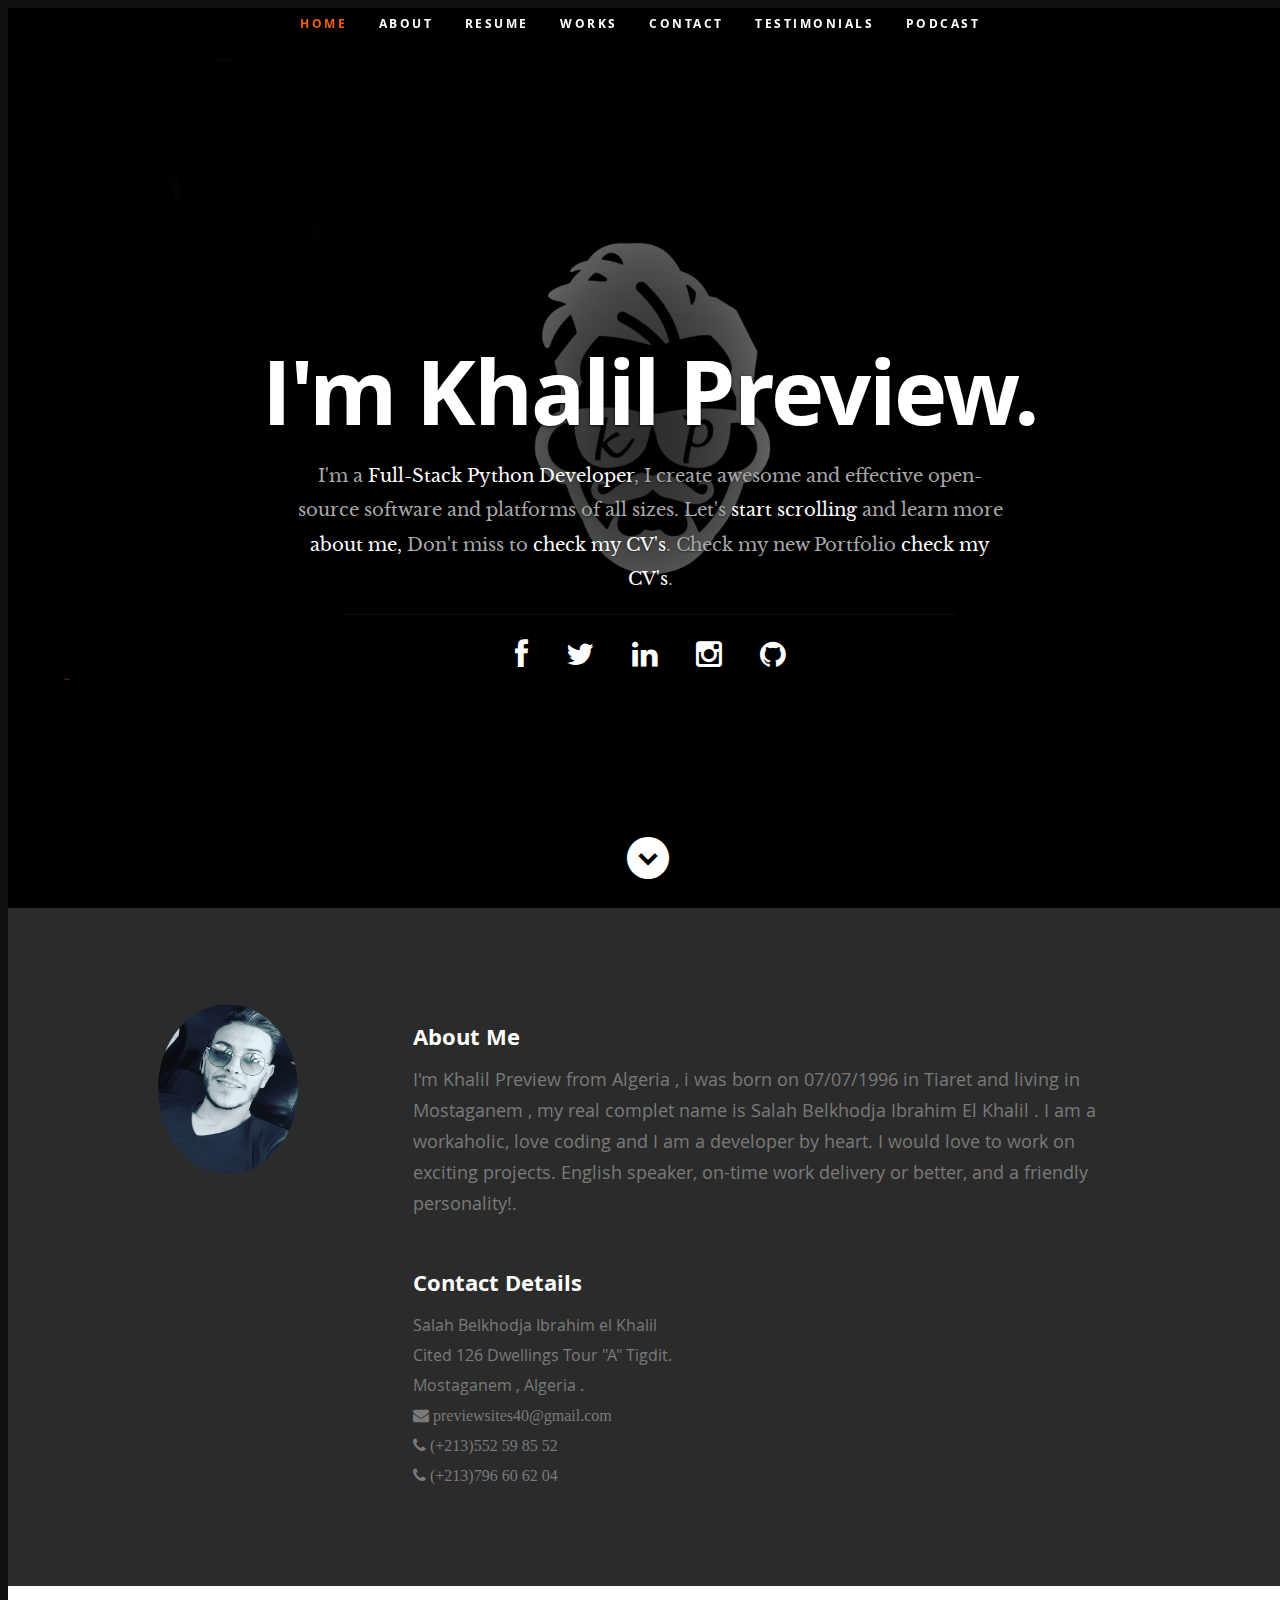
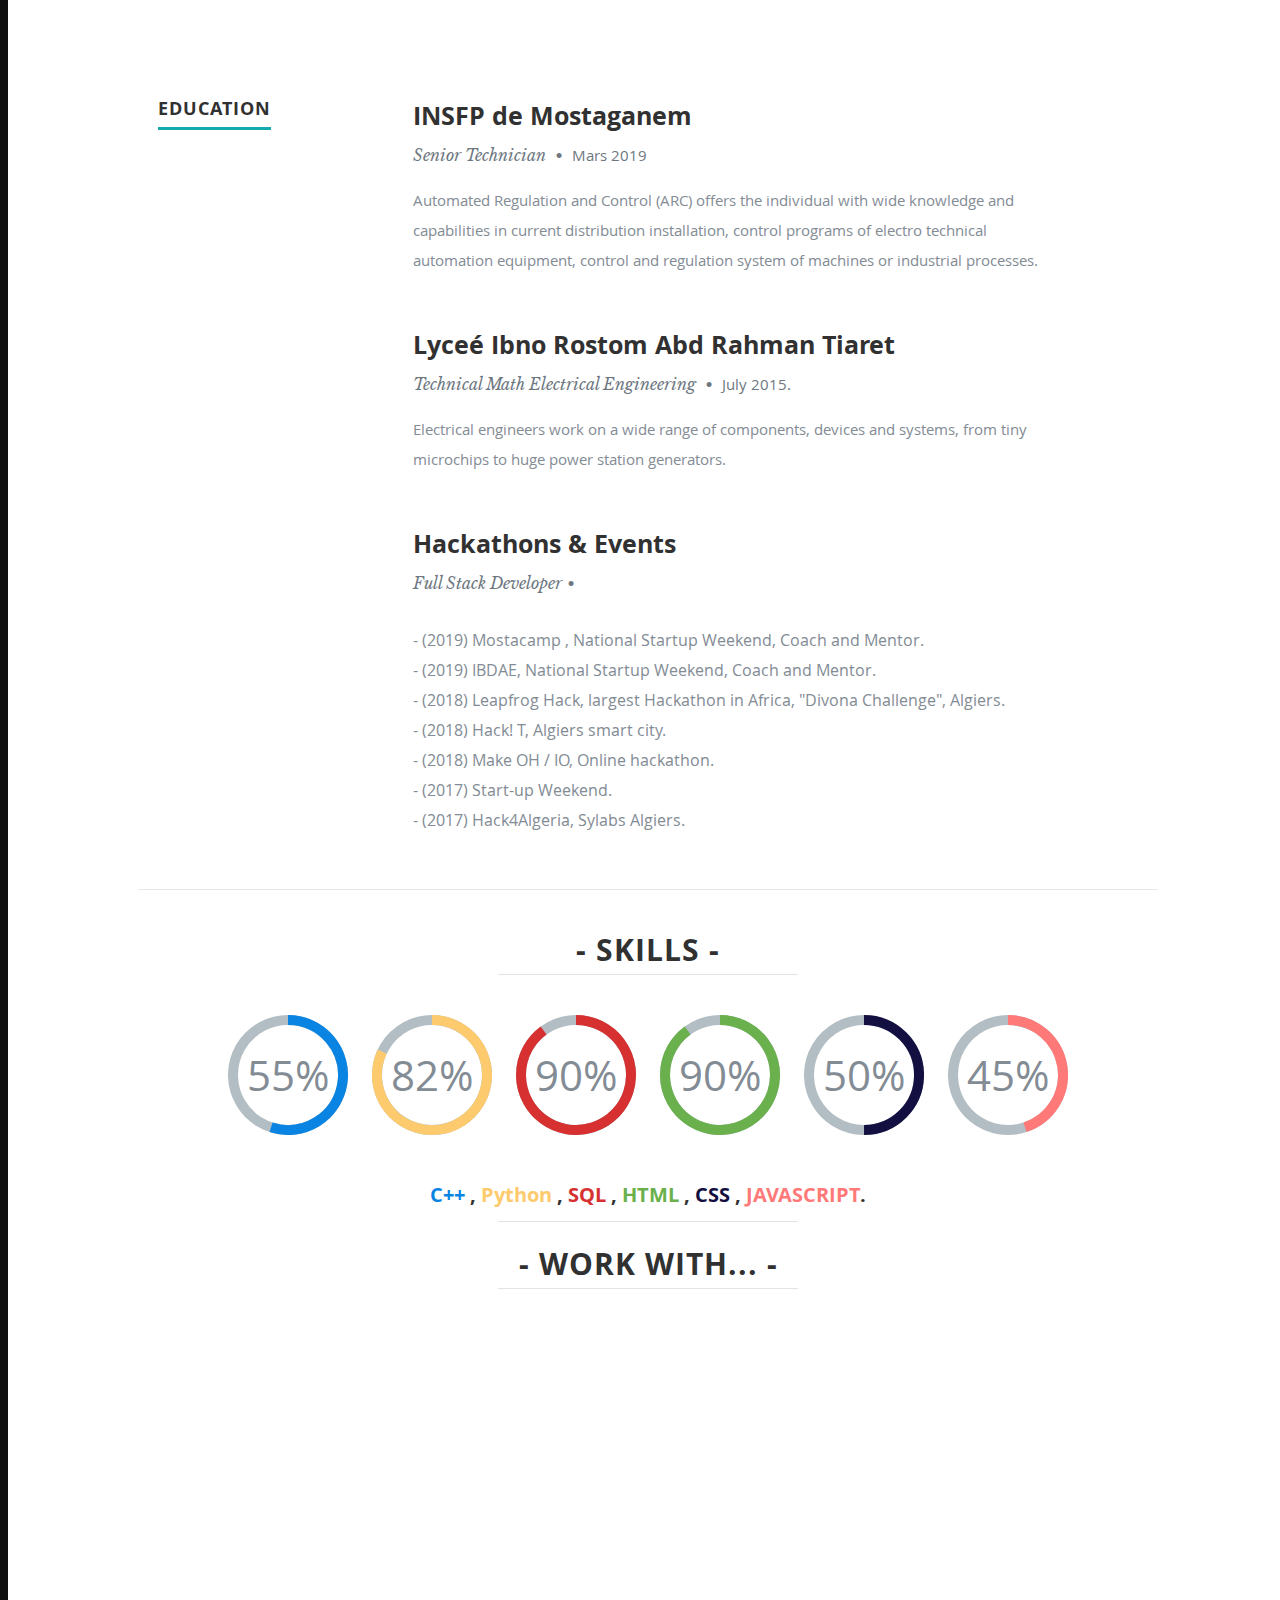
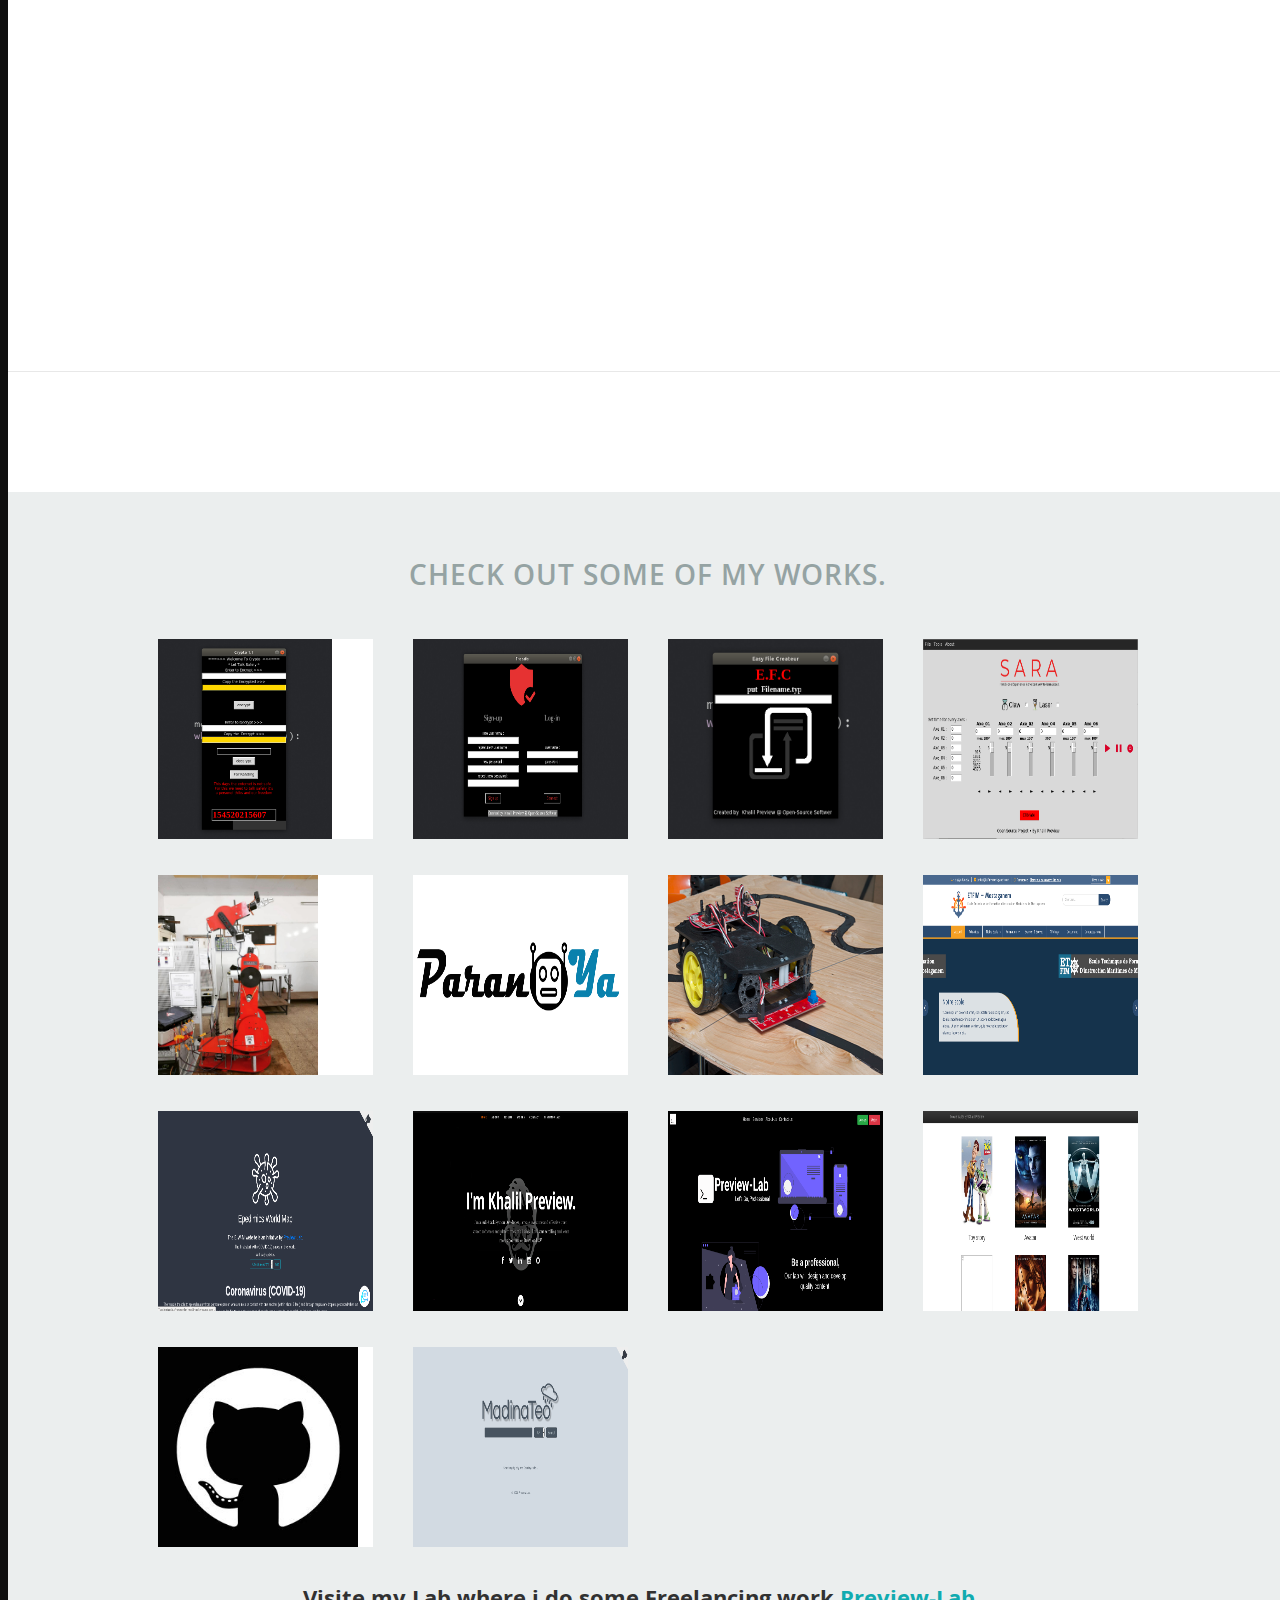
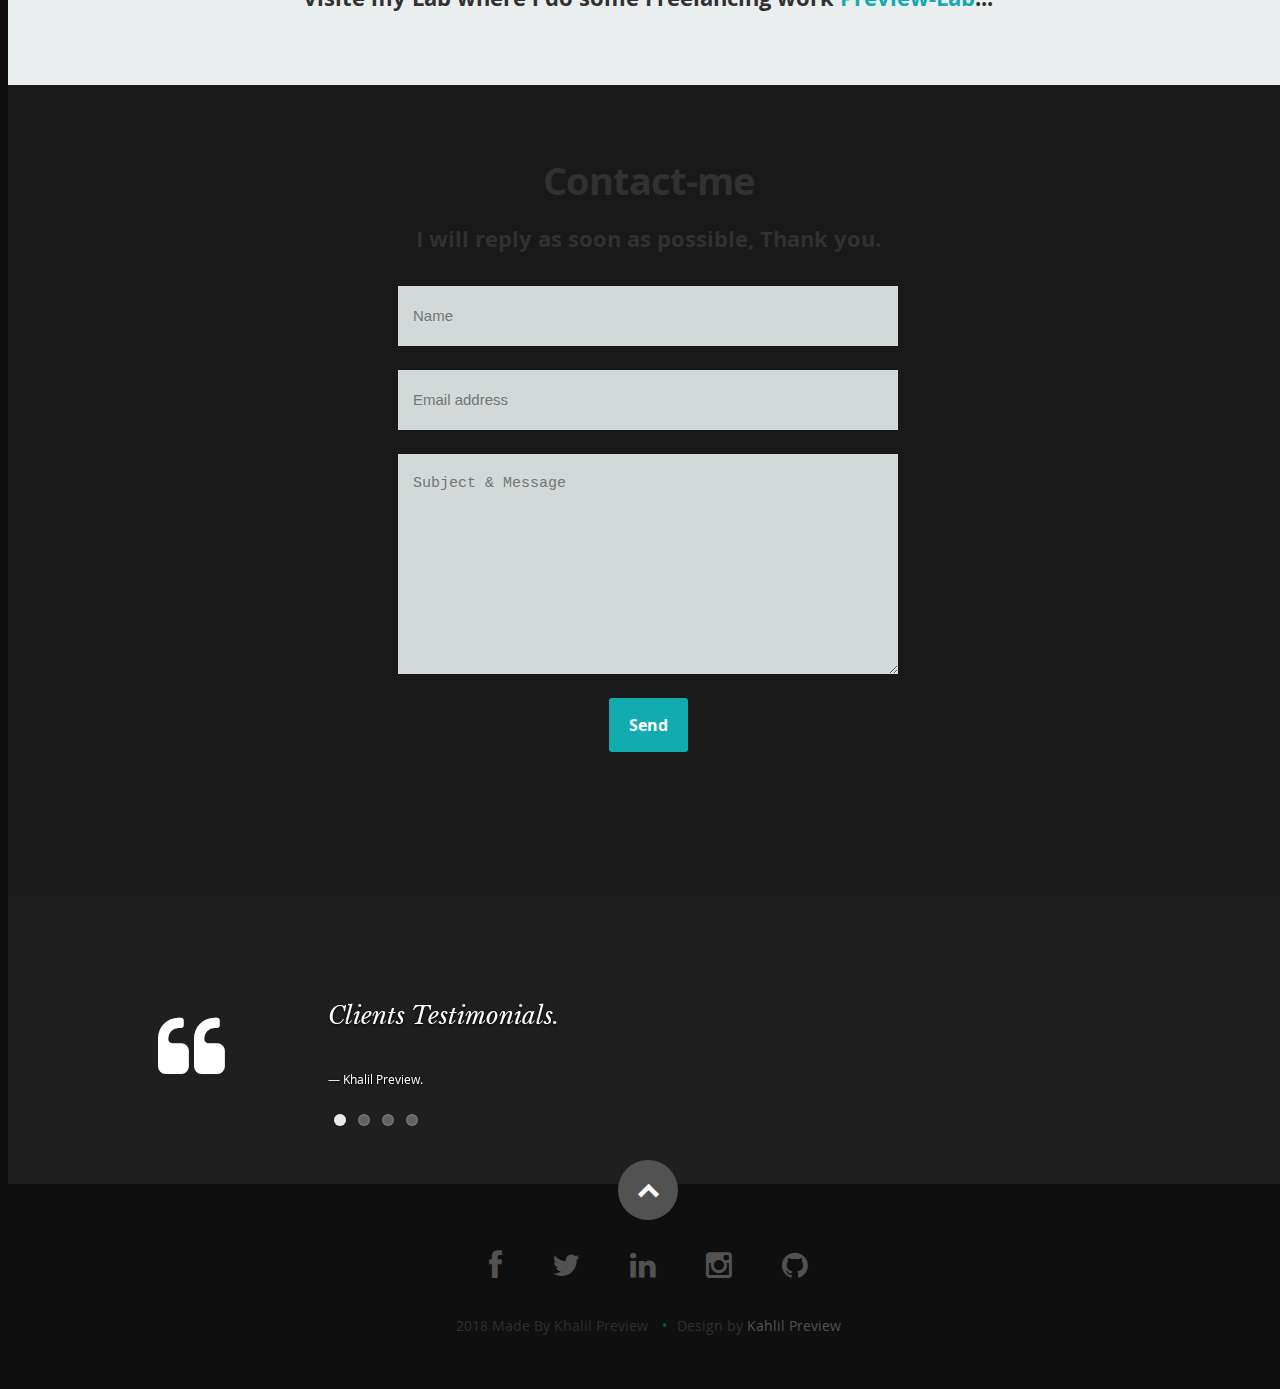
<file: index.html>
<!DOCTYPE html>
<html class="no-js" lang="en"> 

<head>

   <!--- Basic Page Needs
   ================================================== -->
   <meta charset="utf-8">
   <title>Khalil Preview</title>
	<meta name="description" content="">
	<meta name="author" content="Khalil Preview & Preview-Lab">

   <!-- Mobile Specific Metas
   ================================================== -->
	<meta name="viewport" content="width=device-width, initial-scale=1, maximum-scale=1">

	<!-- CSS
    ================================================== -->
    <link rel="stylesheet" href="css/default.css">
	 <link rel="stylesheet" href="css/layout.css">
    <link rel="stylesheet" href="css/media-queries.css">
    <link rel="stylesheet" href="css/magnific-popup.css">
    <!-- AOS Animation CSS -->
    <link href="aos/dist/aos.css" rel="stylesheet">

   <!-- Script
   ================================================== -->
	<script src="js/modernizr.js"></script>

   <!-- Favicons
	================================================== -->
	<link rel="shortcut icon" href="favicon.svg" >

</head>

<body>

   <!-- Header
   ================================================== -->
   <header id="home">

      <nav id="nav-wrap">

         <a class="mobile-btn" href="#nav-wrap" title="Show navigation">Show navigation</a>
	      <a class="mobile-btn" href="#" title="Hide navigation">Hide navigation</a>

         <ul id="nav" class="nav">
            <li class="current"><a class="smoothscroll" href="#home">Home</a></li>
            <li><a class="smoothscroll" href="#about">About</a></li>
	         <li><a class="smoothscroll" href="#resume">Resume</a></li>
            <li><a class="smoothscroll" href="#portfolio">Works</a></li>
            <li><a class="smoothscroll" href="#contact">Contact</a></li>
            <li><a class="smoothscroll" href="#testimonials">Testimonials</a></li> 
            <li><a href="https://anchor.fm/khalilpreview">Podcast</a></li> 
         </ul> <!-- end #nav -->

      </nav> <!-- end #nav-wrap -->

      <div class="row banner">
         <div class="banner-text">
            <h1 class="responsive-headline">I'm Khalil Preview.</h1>
            <h3>I'm a <span>Full-Stack Python Developer</span>, I create awesome and effective open-source software and platforms of all sizes.  
            Let's <a class="smoothscroll" href="#about">start scrolling</a>
            and learn more <a class="smoothscroll" href="#about">about me, </a> Don't miss to <a href="https://khalilpreview.github.io/kp-cv.html">check my CV's</a>.
            </a> Check my new Portfolio <a href="https://khalilpreview.space">check my CV's</a>.
            <br>
            
            </h3>
            
            <hr />
            <ul class="social">
               <li><a href="https://www.facebook.com/khalilpreview"><i class="fa fa-facebook"></i></a></li>
               <li><a href="https://twitter.com/khalil_preview"><i class="fa fa-twitter"></i></a></li>
               <li><a href="https://www.linkedin.com/in/ibrahim-el-khalil-72a24382/"><i class="fa fa-linkedin"></i></a></li>
               <li><a href="https://www.instagram.com/khalil_preview/"><i class="fa fa-instagram"></i></a></li>
               <li><a href="https://github.com/khalilpreview"><i class="fa fa-github"></i></a></li>
            </ul>
         </div>
      </div>

      <p class="scrolldown">
         <a class="smoothscroll" href="#about"><i class="icon-down-circle"></i></a>
      </p>


   </header> <!-- Header End -->


   <!-- About Section
   ================================================== -->
   <section id="about">

      <div class="row">

         <div class="three columns">

            <img class="profile-pic" src="images/profilepic.png" alt="Khalil Preview" />

         </div>

         <div class="nine columns main-col">

            <h2>About Me</h2>

            <p>
              <font size="4">
              I'm Khalil Preview from Algeria , i was born on 07/07/1996 in Tiaret and living in Mostaganem , my real complet name is Salah Belkhodja Ibrahim El Khalil .
              I am a workaholic, love coding and I am a developer by heart. I would love to work on exciting projects. English speaker, on-time work delivery or better, and a friendly personality!.
             </font>
            </p>

            <div class="row">

               <div class="columns contact-details">

                  <h2>Contact Details</h2>
                  <p class="address">
                    <font size="3">
						   <span>Salah Belkhodja Ibrahim el Khalil</span><br>
						   <span>Cited 126 Dwellings Tour "A" Tigdit.</span><br>
                     <span>Mostaganem , Algeria .</span><br>
                     <span><i class="fa fa-envelope"> previewsites40@gmail.com</i></span><br>
						   <span><i class="fa fa-phone"> (+213)552 59 85 52</i></span><br>
						   <span><i class="fa fa-phone"> (+213)796 60 62 04</i></span><br>
                    </font>
				      </p>

               </div>

            

            </div> <!-- end row -->

         </div> <!-- end .main-col -->

      </div>

   </section> <!-- About Section End-->


   <!-- Resume Section
   ================================================== -->
   <section id="resume">

      <!-- Education
      ----------------------------------------------- -->
      <div class="row education">

         <div class="three columns header-col">
            <h1><span>Education</span></h1>
         </div>

         <div class="nine columns main-col">

            <div class="row item">

               <div class="twelve columns">

                  <h3>INSFP de Mostaganem</h3>
                  <p class="info"> Senior Technician <span>&bull;</span> <em class="date">Mars 2019</em></p>

                  <p>
                   Automated Regulation and Control (ARC) offers the individual with wide knowledge and capabilities in current distribution installation,
                    control programs of electro technical automation equipment, control and regulation system of machines or industrial processes.
                  </p>

               </div>

            </div> 
            <!-- item end -->

            <div class="row item">

               <div class="twelve columns">

                  <h3>Lyceé Ibno Rostom Abd Rahman Tiaret</h3>
                  <p class="info"> Technical Math Electrical Engineering <span>&bull;</span> <em class="date">July 2015.</em></p>

                  <p>
                   Electrical engineers work on a wide range of components, devices and systems, from tiny microchips to huge power station generators.
                  </p>

               </div>

            </div> 
            <!-- item end -->


            <div class="row item">

               <div class="twelve columns">

                  <h3>Hackathons & Events</h3>
                  <p class="info">Full Stack Developer<span>&bull;</span> <em class="date"></em></p>
                  <p>
                    <font size="3">
                      <p>
                      	- (2019) Mostacamp , National Startup Weekend, Coach and Mentor.<br>
                        - (2019) IBDAE, National Startup Weekend, Coach and Mentor.<br>
                        - (2018) Leapfrog Hack, largest Hackathon in Africa, "Divona Challenge", Algiers.<br>
                        - (2018) Hack! T, Algiers smart city.<br>
                        - (2018) Make OH / IO, Online hackathon.<br>
                        - (2017) Start-up Weekend.<br>
                        - (2017) Hack4Algeria, Sylabs Algiers.<br>

                      </p>
         

                  </font>
                  </p>

               </div>

            </div> <!-- item end -->

         </div> <!-- main-col end -->

      </div> 
      <!-- End Education -->


      <!-- Skills
      ----------------------------------------------- -->
      <div class="skills" align="center">
         <h1>- Skills -</h1>

         <hr>

         <div class="circle" id="c++"></div>
         <div class="circle" id="python"></div>
         <div class="circle" id="sql"></div>
         <div class="circle" id="html"></div>
         <div class="circle" id="css"></div>
         <div class="circle" id="javascript"></div>

         <br>

         <div align="center">
           <h4> 
                  <span class="cplus">C++</span> , 
                  <span class="python">Python</span> ,
                  <span class="sql">SQL</span> ,
                  <span class="html">HTML</span> ,
                  <span class="css">CSS</span> ,
                  <span class="javascript">JAVASCRIPT</span>.

            </h4>
         </div>

         <hr>

         <h1>- Work with... -</h1>
         <hr>
         <br>

         <img src="images/skills/c++.png" alt="" width="100px" data-aos="zoom-in" />
         <img src="images/skills/python.png" alt="" width="100px" data-aos="zoom-in" />
         <img src="images/skills/hcj.png" alt="" width="200px" data-aos="zoom-in" />
         <img src="images/skills/bootstrap.png" alt="" width="100px" data-aos="zoom-in" />
         <img src="images/skills/json.png" alt="" width="200px" data-aos="zoom-in" />
         <img src="images/skills/flask.png" alt="flask" width="80px" data-aos="zoom-in" />
         <img src="images/skills/jinja.png" alt="jinja" width="200px" data-aos="zoom-in" />
         <img src="images/skills/sqlalchemy.png" alt="" width="200px" data-aos="zoom-in" />
         <img src="images/skills/mysql.png" alt="" width="200px" data-aos="zoom-in" /> 
         <img src="images/skills/mongodb.png" alt="" width="200px" data-aos="zoom-in" /> 
         <br>
         <img src="images/skills/heroku.png" alt="" width="100px" data-aos="zoom-in" /> 
         <img src="images/skills/googleapi.png" alt="" width="200px" data-aos="zoom-in" /> 
         <img src="images/skills/api.png" alt="" width="100px" data-aos="zoom-in" /> 
         <img src="images/skills/postman.png" alt="" width="100px" data-aos="zoom-in" /> 
         <br>
         <img src="images/skills/git.png" alt="" width="150px" data-aos="zoom-in" />
         <br>
         <img src="images/skills/linux.png" alt="linux" width="150px" data-aos="zoom-in" />
         <img src="images/skills/windows.png" alt="windows" width="100px" data-aos="zoom-in" />
      </div>  
      <!-- End Skills -->
      

   </section> <!-- Resume Section End-->


   <!-- Portfolio Section
   ================================================== -->
   <section id="portfolio">

      <div class="row">

         <div class="twelve columns collapsed">

            <h1>Check Out Some of My Works.</h1>
           
            <!-- portfolio-wrapper -->
            <div id="portfolio-wrapper" class="bgrid-quarters s-bgrid-thirds cf">

               <!-- portfolio-wrapper -->
          	   <div class="columns portfolio-item">
                  <div class="item-wrap">

                     <a href="#crypto" title="">
                        <img alt="" src="images/portfolio/crypto.png">
                        <div class="overlay">
                           <div class="portfolio-item-meta">
          					      <h5>Crypto</h5>
                              <p>Desktop-software.</p>
          				   </div>
                        </div>
                        <div class="link-icon"><i class="icon-plus"></i></div>
                     </a>

                  </div>
               </div> 
               <!-- item end -->

               <div class="columns portfolio-item">
                  <div class="item-wrap">

                     <a href="#thesafer" title="">
                        <img alt="" src="images/portfolio/thesafer.png">
                        <div class="overlay">
                           <div class="portfolio-item-meta">
          					      <h5>The Safer</h5>
                              <p>Desktop-software.</p>
          					   </div>
                        </div>
                        <div class="link-icon"><i class="icon-plus"></i></div>
                     </a>

                  </div>
               </div> 
               <!-- item end -->

               <!-- portfolio-wrapper -->
               <div class="columns portfolio-item">
                  <div class="item-wrap">

                     <a href="#efc" title="">
                        <img alt="" src="images/portfolio/efc.png">
                        <div class="overlay">
                           <div class="portfolio-item-meta">
          					      <h5>E-F-C</h5>
                              <p>Desktop-software.</p>
          					   </div>
                        </div>
                        <div class="link-icon"><i class="icon-plus"></i></div>
                     </a>

                  </div>
               </div> 
               <!-- item end -->

               <!-- portfolio-wrapper -->
               <div class="columns portfolio-item">
                  <div class="item-wrap">

                     <a href="#sarasoft" title="">
                        <img alt="" src="images/portfolio/sarasoft.png">
                        <div class="overlay">
                           <div class="portfolio-item-meta">
          					      <h5>S-A-R-A (soft)</h5>
                              <p>Desktop-software.</p>
          					   </div>
                        </div>
                        <div class="link-icon"><i class="icon-plus"></i></div>
                     </a>

                  </div>
               </div> 
               <!-- item end -->
               <!-- --------------------------------------Desktop-software.--------------------------------------- -->

               <!-- portfolio-wrapper -->
		         <div class="columns portfolio-item">
                  <div class="item-wrap">

                     <a href="#sara" title="">
                        <img alt="" src="images/portfolio/sara1.jpg">
                        <div class="overlay">
                           <div class="portfolio-item-meta">
          					      <h5>S-A-R-A</h5>
                              <p>Robotics.</p>
          					   </div>
                        </div>
                        <div class="link-icon"><i class="icon-plus"></i></div>
                     </a>

                  </div>
               </div> 
               <!-- item end -->
          
               <!-- portfolio-wrapper -->
		         <div class="columns portfolio-item">
                  <div class="item-wrap">

                     <a href="#paranoia" title="">
                        <img alt="" src="images/portfolio/paranoia.png">
                        <div class="overlay">
                           <div class="portfolio-item-meta">
          					      <h5>Paranoia</h5>
                              <p>Robotics.</p>
          					   </div>
                        </div>
                        <div class="link-icon"><i class="icon-plus"></i></div>
                     </a>

                  </div>
               </div> 
               <!-- item end -->
             
               <!-- portfolio-wrapper -->
          	   <div class="columns portfolio-item">
                  <div class="item-wrap">

                     <a href="#rccar" title="">
                        <img alt="" src="images/portfolio/rccar.jpeg">
                        <div class="overlay">
                           <div class="portfolio-item-meta">
          					      <h5>RC Car</h5>
                              <p>Robotics.</p>
          					   </div>
                        </div>
                        <div class="link-icon"><i class="icon-plus"></i></div>
                     </a>

                  </div>
               </div> 
               <!-- item end -->
               <!-- --------------------------------------Robotics.--------------------------------------- -->

               <!-- portfolio-wrapper -->
          	   <div class="columns portfolio-item">
                  <div class="item-wrap">

                     <a href="#etfimmostaganem" title="">
                        <img alt="" src="images/portfolio/etfimmostaganem.png">
                        <div class="overlay">
                           <div class="portfolio-item-meta">
          					      <h5>ETFIM Mostaganem</h5>
                              <p>Web Project.</p>
          					   </div>
                        </div>
                        <div class="link-icon"><i class="icon-plus"></i></div>
                     </a>

                  </div>
               </div> 
               <!-- item end -->

               <!-- portfolio-wrapper -->
          	   <div class="columns portfolio-item">
                  <div class="item-wrap">

                     <a href="#ewm" title="">
                        <img alt="" src="images/portfolio/ewm.png">
                        <div class="overlay">
                           <div class="portfolio-item-meta">
          					      <h5>E-W-M epidemics world Map</h5>
                              <p>Web Project.</p>
          					   </div>
                        </div>
                        <div class="link-icon"><i class="icon-plus"></i></div>
                     </a>

                  </div>
               </div> 
               <!-- item end -->

               <!-- portfolio-wrapper -->
          	   <div class="columns portfolio-item">
                  <div class="item-wrap">

                     <a href="#khalilpreviewportfolio" title="">
                        <img alt="" src="images/portfolio/khalilpreviewportfolio.png">
                        <div class="overlay">
                           <div class="portfolio-item-meta">
          					      <h5>Khalil Preview Portfolio</h5>
                              <p>Web Project.</p>
          					   </div>
                        </div>
                        <div class="link-icon"><i class="icon-plus"></i></div>
                     </a>

                  </div>
               </div> 
               <!-- item end -->

               <!-- portfolio-wrapper -->
          	   <div class="columns portfolio-item">
                  <div class="item-wrap">

                     <a href="#previewlab" title="">
                        <img alt="" src="images/portfolio/previewlab.png">
                        <div class="overlay">
                           <div class="portfolio-item-meta">
          					      <h5>Preview-Lab</h5>
                              <p>Web Project.</p>
          					   </div>
                        </div>
                        <div class="link-icon"><i class="icon-plus"></i></div>
                     </a>

                  </div>
               </div> 
               <!-- item end -->

               <!-- portfolio-wrapper -->
          	   <div class="columns portfolio-item">
                  <div class="item-wrap">

                     <a href="#movietrailler" title="">
                        <img alt="" src="images/portfolio/movietrailler.png">
                        <div class="overlay">
                           <div class="portfolio-item-meta">
          					      <h5>Movie Trailler website</h5>
                              <p>Web Project.</p>
          					   </div>
                        </div>
                        <div class="link-icon"><i class="icon-plus"></i></div>
                     </a>

                  </div>
               </div> 
               <!-- item end -->

               <!-- portfolio-wrapper -->
          	   <div class="columns portfolio-item">
                  <div class="item-wrap">

                     <a href="#flaskprojects" title="">
                        <img alt="" src="images/portfolio/github.jpeg">
                        <div class="overlay">
                           <div class="portfolio-item-meta">
          					      <h5>Flask web projects</h5>
                              <p>Web Project.</p>
          					   </div>
                        </div>
                        <div class="link-icon"><i class="icon-plus"></i></div>
                     </a>

                  </div>
               </div> 
               <!-- item end -->

               <!-- portfolio-wrapper -->
          	   <div class="columns portfolio-item">
                  <div class="item-wrap">

                     <a href="#madinateo" title="">
                        <img alt="" src="images/portfolio/madinateo.png">
                        <div class="overlay">
                           <div class="portfolio-item-meta">
          					      <h5>Madinateo</h5>
                              <p>Web Project.</p>
          					   </div>
                        </div>
                        <div class="link-icon"><i class="icon-plus"></i></div>
                     </a>

                  </div>
               </div> 
               <!-- item end -->
               <!-- --------------------------------------Web Project..--------------------------------------- -->
               
            </div> <!-- portfolio-wrapper end -->
            

         </div> <!-- twelve columns end -->
         <div align="center">
            <h3> Visite my Lab where i do some Freelancing work <a href="https://khalilpreview.github.io/previewlab">Preview-Lab</a>...</h3>
         </div>
         
         <!-- Modal Popup
	      --------------------------------------------------------------- -->

         <div id="crypto" class="popup-modal mfp-hide">

		      <img class="scale-with-grid" src="images/portfolio/crypto.png" alt="" />

		      <div class="description-box">
			      <h4>Crypto</h4>
			      <p>(messaging crypter) using (python lib - Tkinter, sha256)</p>
               <span class="categories"><i class="fa fa-tag"></i>Desktop-software.</span>
		      </div>

            <div class="link-box">
               <a href=""></a>
		         <a class="popup-modal-dismiss">Close</a>
            </div>

         </div><!-- crypto End -->
         
         <div id="thesafer" class="popup-modal mfp-hide">

		      <img class="scale-with-grid" src="images/portfolio/thesafer.png" alt="" />

		      <div class="description-box">
			      <h4>The Saferr</h4>
			      <p>(password manager) using (python lib - Tkinter, SQLite, sha56)</p>
               <span class="categories"><i class="fa fa-tag"></i>Desktop-software.</span>
		      </div>

            <div class="link-box">
               <a href=""></a>
		         <a class="popup-modal-dismiss">Close</a>
            </div>

         </div><!-- thesafer-02 End -->
         
         <div id="efc" class="popup-modal mfp-hide">

		      <img class="scale-with-grid" src="images/portfolio/efc.png" alt="" />

		      <div class="description-box">
			      <h4>E-F-C</h4>
			      <p>(easy file creator) using (python lib - Tkinter, OS, Pillow )</p>
               <span class="categories"><i class="fa fa-tag"></i>Desktop-software.</span>
		      </div>

            <div class="link-box">
               <a href=""></a>
		         <a class="popup-modal-dismiss">Close</a>
            </div>

         </div><!-- efc End -->
         
         <div id="sarasoft" class="popup-modal mfp-hide">

		      <img class="scale-with-grid" src="images/portfolio/sarasoft.png" alt="" />

		      <div class="description-box">
			      <h4>S-A-R-A (soft)</h4>
			      <p>Desktop software for robot controls & visualization.</p>
               <span class="categories"><i class="fa fa-tag"></i>Desktop-software.</span>
		      </div>

            <div class="link-box">
               <a href=""></a>
		         <a class="popup-modal-dismiss">Close</a>
            </div>

         </div><!-- sarasoft End -->
         
	      <div id="sara" class="popup-modal mfp-hide">

		      <img class="scale-with-grid" src="images/portfolio/sara2.jpg" alt="" />

		      <div class="description-box">
			      <h4>S-A-R-A</h4>
			      <p>(six axes robot arm) using (python lib - C++, SQL), Hardware using (Raspberry Pi, Arduino, Electronics Components) Robotics{graduation project}.
               </p>
               <span class="categories"><i class="fa fa-tag"></i>Robotics.</span>
		      </div>

            <div class="link-box">
               <a href=""></a>
		         <a class="popup-modal-dismiss">Close</a>
            </div>

         </div><!-- sara End -->
         
	      <div id="paranoia" class="popup-modal mfp-hide">

		      <img class="scale-with-grid" src="images/portfolio/paranoia.png" alt="" />

		      <div class="description-box">
			      <h4>Paranoia</h4>
			      <p>(small face follower robot) using (python lib, OpenCV, matplotlib, C++), Hardware using (Arduino, servo motors, pc-cam)</p>
               <span class="categories"><i class="fa fa-tag"></i>Robotics.</span>
		      </div>

            <div class="link-box">
               <a href=""></a>
		         <a class="popup-modal-dismiss">Close</a>
            </div>

         </div><!-- paranoia End -->
         
	      <div id="rccar" class="popup-modal mfp-hide">

		      <img class="scale-with-grid" src="images/portfolio/rccar.jpeg" alt="" />

		      <div class="description-box">
			      <h4>RC Car</h4>
			      <p>(RC car and line follower) using (C++), Hardware using (Arduino, Electronic components)</p>
               <span class="categories"><i class="fa fa-tag"></i>Robotics.</span>
		      </div>

            <div class="link-box">
               <a href=""></a>
		         <a class="popup-modal-dismiss">Close</a>
            </div>

         </div><!-- rccar End -->
         
	      <div id="etfimmostaganem" class="popup-modal mfp-hide">

		      <img class="scale-with-grid" src="images/portfolio/etfimmostaganem.png" alt="" />

		      <div class="description-box">
			      <h4>ETFIM Mostaganem</h4>
			      <p>(Wordpress website for ETFIM Institut) using (Wordpress) Web Project.</p>
               <span class="categories"><i class="fa fa-tag"></i>Web Project.</span>
		      </div>

            <div class="link-box">
               <a href=""></a>
		         <a class="popup-modal-dismiss">Close</a>
            </div>

         </div><!-- etfimmostaganem End -->
         
         <div id="ewm" class="popup-modal mfp-hide">

		      <img class="scale-with-grid" src="images/portfolio/ewm.png" alt="" />

		      <div class="description-box">
			      <h4>E-W-M epidemics world Map</h4>
			      <p>(epidemics world map) using (python lib, Flask, Flask-WTF, API, Werqzeug) {Backend & Frontend} Web Project.</p>
               <span class="categories"><i class="fa fa-tag"></i>Web Project.</span>
		      </div>

            <div class="link-box">
               <a href=""></a>
		         <a class="popup-modal-dismiss">Close</a>
            </div>

         </div><!-- ewm End -->
         
         <div id="khalilpreviewportfolio" class="popup-modal mfp-hide">

		      <img class="scale-with-grid" src="images/portfolio/khalilpreviewportfolio.png" alt="" />

		      <div class="description-box">
			      <h4>Khalil Preview Portfolio</h4>
			      <p>Khalil Preview Portfolio (my personale portfolio) using (HTML, CSS, JS) {Frontend}.</p>
               <span class="categories"><i class="fa fa-tag"></i>Web Project.</span>
		      </div>

            <div class="link-box">
               <a href=""></a>
		         <a class="popup-modal-dismiss">Close</a>
            </div>

         </div><!-- khalilpreviewportfolio End -->
         
         <div id="previewlab" class="popup-modal mfp-hide">

		      <img class="scale-with-grid" src="images/portfolio/previewlab.png" alt="" />

		      <div class="description-box">
			      <h4>Preview-Lab</h4>
			      <p>(small lab where i showcase my projects and get freelancing work) using (HTML, CSS, JS, Bootstrap) {Frontend}.</p>
               <span class="categories"><i class="fa fa-tag"></i>Web Project.</span>
		      </div>

            <div class="link-box">
               <a href=""></a>
		         <a class="popup-modal-dismiss">Close</a>
            </div>

         </div><!-- previewlab End -->
         
         <div id="movietrailler" class="popup-modal mfp-hide">

		      <img class="scale-with-grid" src="images/portfolio/movietrailler.png" alt="" />

		      <div class="description-box">
			      <h4>Movie Trailler website</h4>
			      <p>(a website handel all movie trailler) using (python lib, HTML, CSS, JS) {Backend & Frontend}.</p>
               <span class="categories"><i class="fa fa-tag"></i>Web Project.</span>
		      </div>

            <div class="link-box">
               <a href=""></a>
		         <a class="popup-modal-dismiss">Close</a>
            </div>

         </div><!-- movietrailler End -->
         
         <div id="flaskprojects" class="popup-modal mfp-hide">

		      <img class="scale-with-grid" src="images/portfolio/github.jpeg" alt="" />

		      <div class="description-box">
			      <h4>Flask web projects</h4>
			      <p>Flask Projects (check my github for more Open-source tools and projects) {Backend & Frontend}.</p>
               <span class="categories"><i class="fa fa-tag"></i>Web Project.</span>
		      </div>

            <div class="link-box">
               <a href=""></a>
		         <a class="popup-modal-dismiss">Close</a>
            </div>

         </div><!-- flask project End -->
         
         <div id="madinateo" class="popup-modal mfp-hide">

		      <img class="scale-with-grid" src="images/portfolio/madinateo.png" alt="" />

		      <div class="description-box">
			      <h4>Madinateo</h4>
			      <p>Madinateo web app based on flask for instant meteo in your city (check my github for more Open-source tools and projects) {Backend & Frontend}.</p>
               <span class="categories"><i class="fa fa-tag"></i>Web Project.</span>
		      </div>

            <div class="link-box">
               <a href=""></a>
		         <a class="popup-modal-dismiss">Close</a>
            </div>

	      </div><!-- flask project End -->
         

      </div> <!-- row End -->

   </section> <!-- Portfolio Section End-->




   <!-- Contact Section
   ================================================== -->
   <section id="contact" align="center">
      <h1>Contact-me</h1>
      <h3>I will reply as soon as possible, Thank you.</h3>
         <div>
            <form  action="https://formspree.io/mvobqlel" method="POST">
               <div align="center">
                  <input type="text" id="input-name" placeholder="Name" name="name">
                  <input type="email" id="input-email" placeholder="Email address" name="_replyto">
               </div>
               <div align="center">
                  <textarea name="message" type="text" id="input-message" placeholder="Subject & Message"></textarea>
               </div>  
               <input type="submit" value="Send" id="input-submit">
            </form>
         </div>
   </section>


   <section id="testimonials">

      <div class="text-container">

         <div class="row">

            <div class="two columns header-col">

               <h1><span>Khalil Preview sayings</span></h1>

            </div>

            <div class="ten columns flex-container">

               <div class="flexslider">

                  <ul class="slides">

                     <li>
                        <blockquote>
                           <p>
                              Clients Testimonials.
                           </p>
                           <cite>Khalil Preview.</cite>
                        </blockquote>

                     </li> 
                     <li>
                        <blockquote>
                           <p>
                              Clients Testimonials..
                           </p>
                           <cite>Khalil Preview.</cite>
                        </blockquote>
			     
		               <li>
                        <blockquote>
                           <p>
                              Clients Testimonials.
                           </p>
                           <cite>Khalil Preview.</cite>
                        </blockquote>
			      
		               </li>	      
                      <li>
                        <blockquote>
                           <p>
                              Clients Testimonials.
                           </p>
                           <cite>Khalil Preview.</cite>
                        </blockquote>
		               </li>
                     <!-- slide ends -->
                  </ul>


               </div> <!-- div.flexslider ends -->

            </div> <!-- div.flex-container ends -->

         </div> <!-- row ends -->

       </div>  <!-- text-container ends -->

   </section> <!-- Testimonials Section End-->


   <!-- footer
   ================================================== -->
   <footer>

      <div class="row">

         <div class="twelve columns">

            <ul class="social-links">

              <li><a href="https://www.facebook.com/khalilpreview"><i class="fa fa-facebook"></i></a></li>
              <li><a href="https://twitter.com/khalil_preview"><i class="fa fa-twitter"></i></a></li>
              <li><a href="https://www.linkedin.com/in/khalil-proview-72a24382/"><i class="fa fa-linkedin"></i></a></li>
              <li><a href="https://www.instagram.com/khalil_preview/"><i class="fa fa-instagram"></i></a></li>
              <li><a href="https://github.com/khalilpreview"><i class="fa fa-github"></i></a></li>

            </ul>

            <ul class="copyright">
               <li>2018 Made By Khalil Preview </li>
               <li>Design by <a title="Khalil Preview" href="https://www.instagram.com/khalil_preview/">Kahlil Preview</a></li>
            </ul>

         </div>

         <div id="go-top"><a class="smoothscroll" title="Back to Top" href="#home"><i class="icon-up-open"></i></a></div>

      </div>

   </footer> 
   <!-- Footer End-->

   <!-- Java Script
   ================================================== -->
   <script src="http://ajax.googleapis.com/ajax/libs/jquery/1.10.2/jquery.min.js"></script>
   <script>window.jQuery || document.write('<script src="js/jquery-1.10.2.min.js"><\/script>')</script>
   <script type="text/javascript" src="js/jquery-migrate-1.2.1.min.js"></script>
   <script src="js/jquery.flexslider.js"></script>
   <script src="js/waypoints.js"></script>
   <script src="js/jquery.fittext.js"></script>
   <script src="js/magnific-popup.js"></script>
   <script src="js/init.js"></script>
   <script src="js/circles.min.js"></script>
   <!-- AOS js script -->
   <script src="aos/dist/aos.js"></script>
   <script type="text/javascript"> 
     AOS.init({
       easing: 'ease-in-out-sine'
     })
   </script>
   
</body>

</html>
</file>
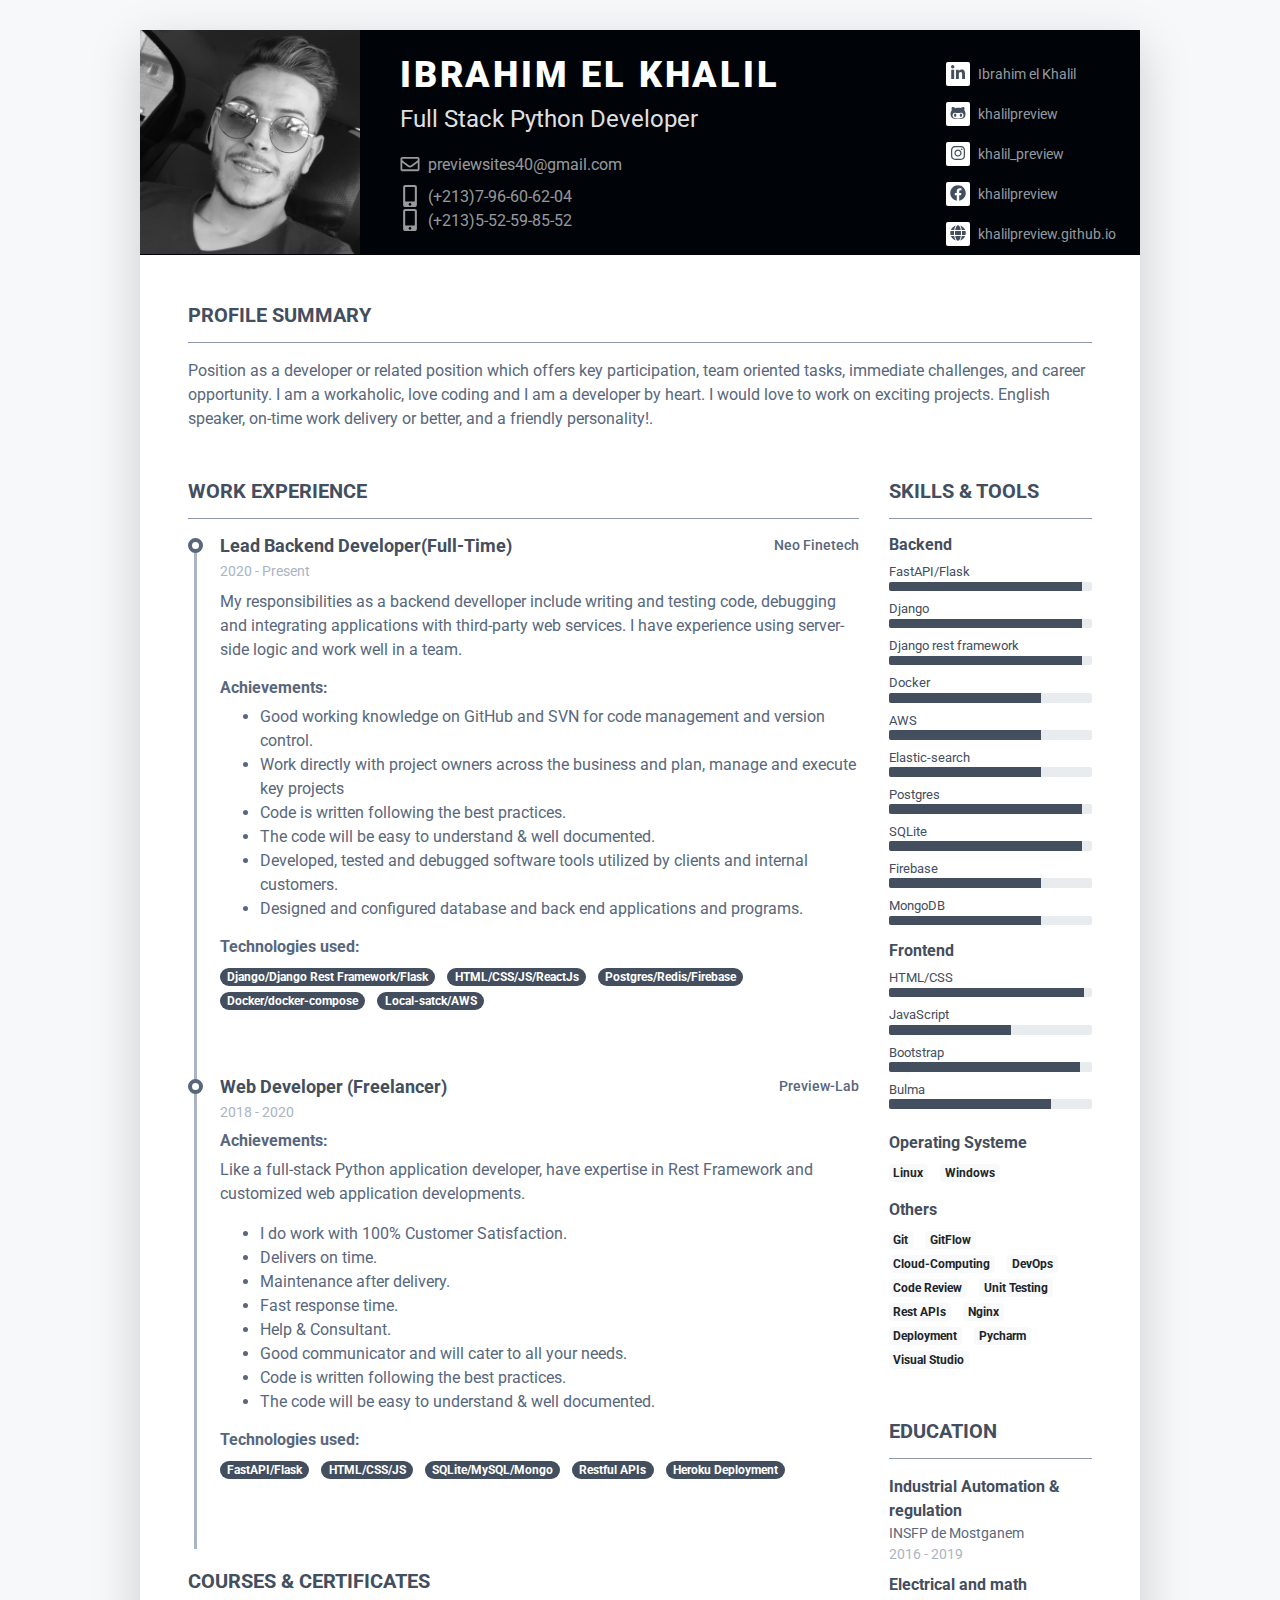
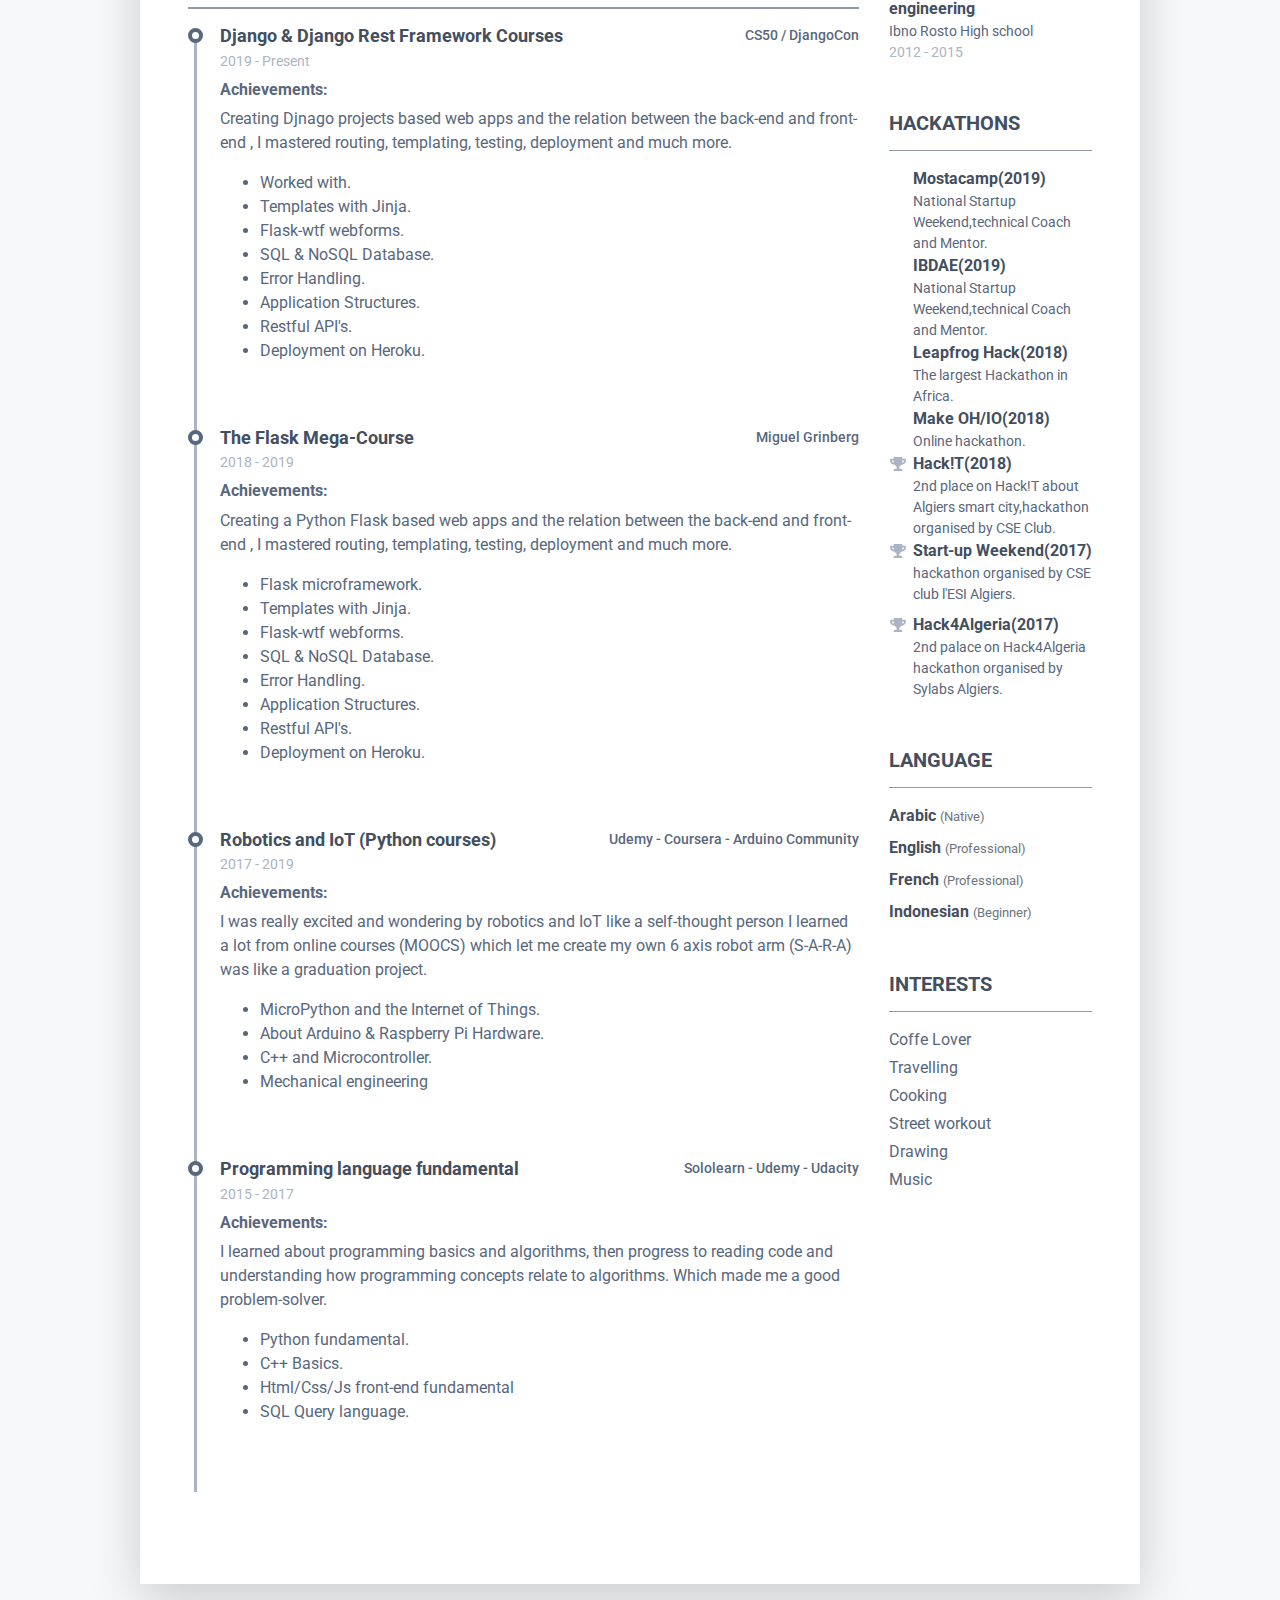
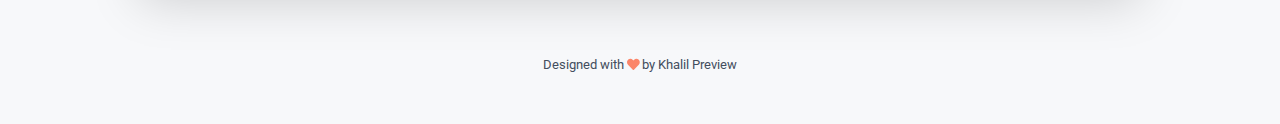
<file: kp-cv.html>
<!DOCTYPE html>
<html lang="en">
  <head>
    <title>Khalil Preview CV</title>

    <!-- Meta -->
    <meta charset="utf-8" />
    <meta http-equiv="X-UA-Compatible" content="IE=edge" />
    <meta name="viewport" content="width=device-width, initial-scale=1.0" />
    <meta name="description" content="Responsive Resume Template" />
    <meta name="author" content="Khalil Preview" />
    <link rel="shortcut icon" href="favicon.svg" />

    <!-- Google Font -->
    <link
      href="https://fonts.googleapis.com/css?family=Roboto:300,400,500,700,900"
      rel="stylesheet"
    />

    <!-- FontAwesome JS-->
    <script defer src="assets/fontawesome/js/all.min.js"></script>

    <!-- Theme CSS -->
    <link id="theme-style" rel="stylesheet" href="assets/css/pillar-1.css" />
  </head>

  <body>
    <article class="resume-wrapper text-center position-relative">
      <div class="resume-wrapper-inner mx-auto text-left bg-white shadow-lg">
        <header class="resume-header pt-4 pt-md-0">
          <div class="media flex-column flex-md-row">
            <img
              class="mr-3 img-fluid picture"
              src="assets/images/profile.jpg"
              alt=""
            />
            <div
              class="media-body p-4 d-flex flex-column flex-md-row mx-auto mx-lg-0"
            >
              <div class="primary-info">
                <h1
                  class="name mt-0 mb-1 text-white text-uppercase text-uppercase"
                >
                  Ibrahim el Khalil
                </h1>
                <div class="title mb-3">Full Stack Python Developer</div>
                <ul class="list-unstyled">
                  <li class="mb-2">
                    <a href="#"
                      ><i
                        class="far fa-envelope fa-fw mr-2"
                        data-fa-transform="grow-3"
                      ></i
                      >previewsites40@gmail.com</a
                    >
                  </li>
                  <li>
                    <a href="#"
                      ><i
                        class="fas fa-mobile-alt fa-fw mr-2"
                        data-fa-transform="grow-6"
                      ></i
                      >(+213)7-96-60-62-04</a
                    >
                  </li>
                  <li>
                    <a href="#"
                      ><i
                        class="fas fa-mobile-alt fa-fw mr-2"
                        data-fa-transform="grow-6"
                      ></i
                      >(+213)5-52-59-85-52</a
                    >
                  </li>
                </ul>
              </div>
              <!--//primary-info-->
              <div class="secondary-info ml-md-auto mt-2">
                <ul class="resume-social list-unstyled">
                  <li class="mb-3">
                    <a
                      href="https://www.linkedin.com/in/ibrahim-el-khalil-72a24382/"
                      ><span class="fa-container text-center mr-2"
                        ><i class="fab fa-linkedin-in fa-fw"></i></span
                      >Ibrahim el Khalil</a
                    >
                  </li>
                  <li class="mb-3">
                    <a href="https://github.com/khalilpreview"
                      ><span class="fa-container text-center mr-2"
                        ><i class="fab fa-github-alt fa-fw"></i></span
                      >khalilpreview</a
                    >
                  </li>
                  <li class="mb-3">
                    <a href="https://www.instagram.com/khalil_preview/"
                      ><span class="fa-container text-center mr-2"
                        ><i class="fab fa-instagram fa-fw"></i></span
                      >khalil_preview</a
                    >
                  </li>
                  <li class="mb-3">
                    <a href="https://www.facebook.com/khalilpreview"
                      ><span class="fa-container text-center mr-2"
                        ><i class="fab fa-facebook fa-fw"></i></span
                      >khalilpreview</a
                    >
                  </li>
                  <li>
                    <a href="https://khalilpreview.github.io/"
                      ><span class="fa-container text-center mr-2"
                        ><i class="fas fa-globe"></i></span
                      >khalilpreview.github.io</a
                    >
                  </li>
                </ul>
              </div>
              <!--//secondary-info-->
            </div>
            <!--//media-body-->
          </div>
          <!--//media-->
        </header>
        <div class="resume-body p-5">
          <section class="resume-section summary-section mb-5">
            <h2
              class="resume-section-title text-uppercase font-weight-bold pb-3 mb-3"
            >
              Profile Summary
            </h2>
            <div class="resume-section-content">
              <p class="mb-0">
                Position as a developer or related position which offers key
                participation, team oriented tasks, immediate challenges, and
                career opportunity. I am a workaholic, love coding and I am a
                developer by heart. I would love to work on exciting projects.
                English speaker, on-time work delivery or better, and a friendly
                personality!.
              </p>
            </div>
          </section>
          <!--//summary-section-->
          <div class="row">
            <div class="col-lg-9">
              <section class="resume-section experience-section mb-5">
                <h2
                  class="resume-section-title text-uppercase font-weight-bold pb-3 mb-3"
                >
                  Work Experience
                </h2>
                <!-- new section -->
                <div class="resume-section-content">
                  <div class="resume-timeline position-relative">
                    <article
                      class="resume-timeline-item position-relative pb-5"
                    >
                      <div class="resume-timeline-item-header mb-2">
                        <div class="d-flex flex-column flex-md-row">
                          <h3
                            class="resume-position-title font-weight-bold mb-1"
                          >
                            Lead Backend Developer(Full-Time)
                          </h3>
                          <div class="resume-company-name ml-auto">
                            Neo Finetech
                          </div>
                        </div>
                        <!--//row-->
                        <div class="resume-position-time">2020 - Present</div>
                      </div>
                      <!--//resume-timeline-item-header-->
                      <div class="resume-timeline-item-desc">
                        <p>
                          My responsibilities as a backend develloper include
                          writing and testing code, debugging and integrating
                          applications with third-party web services. I have
                          experience using server-side logic and work well in a
                          team.
                        </p>
                        <h4
                          class="resume-timeline-item-desc-heading font-weight-bold"
                        >
                          Achievements:
                        </h4>

                        <ul>
                          <li>
                            Good working knowledge on GitHub and SVN for code
                            management and version control.
                          </li>
                          <li>
                            Work directly with project owners across the
                            business and plan, manage and execute key projects
                          </li>
                          <li>Code is written following the best practices.</li>
                          <li>
                            The code will be easy to understand & well
                            documented.
                          </li>
                          <li>
                            Developed, tested and debugged software tools
                            utilized by clients and internal customers.
                          </li>
                          <li>
                            Designed and configured database and back end
                            applications and programs.
                          </li>
                        </ul>
                        <h4
                          class="resume-timeline-item-desc-heading font-weight-bold"
                        >
                          Technologies used:
                        </h4>
                        <ul class="list-inline">
                          <li class="list-inline-item">
                            <span class="badge badge-primary badge-pill"
                              >Django/Django Rest Framework/Flask</span
                            >
                          </li>
                          <li class="list-inline-item">
                            <span class="badge badge-primary badge-pill"
                              >HTML/CSS/JS/ReactJs</span
                            >
                          </li>
                          <li class="list-inline-item">
                            <span class="badge badge-primary badge-pill"
                              >Postgres/Redis/Firebase</span
                            >
                          </li>
                          <li class="list-inline-item">
                            <span class="badge badge-primary badge-pill"
                              >Docker/docker-compose</span
                            >
                          </li>
                          <li class="list-inline-item">
                            <span class="badge badge-primary badge-pill"
                              >Local-satck/AWS</span
                            >
                          </li>
                        </ul>
                      </div>
                      <!--//resume-timeline-item-desc-->
                    </article>
                    <!--//resume-timeline-item-->
                  </div>
                  <!--//resume-timeline-->
                </div>
                <!-- /new section -->

                <div class="resume-section-content">
                  <div class="resume-timeline position-relative">
                    <article
                      class="resume-timeline-item position-relative pb-5"
                    >
                      <div class="resume-timeline-item-header mb-2">
                        <div class="d-flex flex-column flex-md-row">
                          <h3
                            class="resume-position-title font-weight-bold mb-1"
                          >
                            Web Developer (Freelancer)
                          </h3>
                          <div class="resume-company-name ml-auto">
                            Preview-Lab
                          </div>
                        </div>
                        <!--//row-->
                        <div class="resume-position-time">2018 - 2020</div>
                      </div>
                      <!--//resume-timeline-item-header-->
                      <div class="resume-timeline-item-desc">
                        <h4
                          class="resume-timeline-item-desc-heading font-weight-bold"
                        >
                          Achievements:
                        </h4>
                        <p>
                          Like a full-stack Python application developer, have
                          expertise in Rest Framework and customized web
                          application developments.
                        </p>
                        <ul>
                          <li>I do work with 100% Customer Satisfaction.</li>
                          <li>Delivers on time.</li>
                          <li>Maintenance after delivery.</li>
                          <li>Fast response time.</li>
                          <li>Help & Consultant.</li>
                          <li>
                            Good communicator and will cater to all your needs.
                          </li>
                          <li>Code is written following the best practices.</li>
                          <li>
                            The code will be easy to understand & well
                            documented.
                          </li>
                        </ul>
                        <h4
                          class="resume-timeline-item-desc-heading font-weight-bold"
                        >
                          Technologies used:
                        </h4>
                        <ul class="list-inline">
                          <li class="list-inline-item">
                            <span class="badge badge-primary badge-pill"
                              >FastAPI/Flask</span
                            >
                          </li>
                          <li class="list-inline-item">
                            <span class="badge badge-primary badge-pill"
                              >HTML/CSS/JS</span
                            >
                          </li>
                          <li class="list-inline-item">
                            <span class="badge badge-primary badge-pill"
                              >SQLite/MySQL/Mongo</span
                            >
                          </li>
                          <li class="list-inline-item">
                            <span class="badge badge-primary badge-pill"
                              >Restful APIs</span
                            >
                          </li>
                          <li class="list-inline-item">
                            <span class="badge badge-primary badge-pill"
                              >Heroku Deployment</span
                            >
                          </li>
                        </ul>
                      </div>
                      <!--//resume-timeline-item-desc-->
                    </article>
                    <!--//resume-timeline-item-->
                  </div>
                  <!--//resume-timeline-->
                </div>

                <br />
                <h2
                  class="resume-section-title text-uppercase font-weight-bold pb-3 mb-3"
                >
                  Courses & Certificates
                </h2>
                <div class="resume-section-content">
                  <div class="resume-timeline position-relative">
                    <!-- new section -->
                    <!-- https://www.livecareer.com/resume-search/r/python-django-developer-9dcd7a37934d44f7bafe7406fefa6b91 -->
                    <article
                      class="resume-timeline-item position-relative pb-5"
                    >
                      <div class="resume-timeline-item-header mb-2">
                        <div class="d-flex flex-column flex-md-row">
                          <h3
                            class="resume-position-title font-weight-bold mb-1"
                          >
                            Django & Django Rest Framework Courses
                          </h3>
                          <div class="resume-company-name ml-auto">
                            CS50 / DjangoCon
                          </div>
                        </div>
                        <!--//row-->
                        <div class="resume-position-time">2019 - Present</div>
                      </div>
                      <!--//resume-timeline-item-header-->
                      <div class="resume-timeline-item-desc">
                        <h4
                          class="resume-timeline-item-desc-heading font-weight-bold"
                        >
                          Achievements:
                        </h4>
                        <p>
                          Creating Djnago projects based web apps and the
                          relation between the back-end and front-end , I
                          mastered routing, templating, testing, deployment and
                          much more.
                        </p>
                        <ul>
                          <li>Worked with.</li>
                          <li>Templates with Jinja.</li>
                          <li>Flask-wtf webforms.</li>
                          <li>SQL & NoSQL Database.</li>
                          <li>Error Handling.</li>
                          <li>Application Structures.</li>
                          <li>Restful API's.</li>
                          <li>Deployment on Heroku.</li>
                        </ul>
                      </div>
                      <!--//resume-timeline-item-desc-->
                    </article>
                    <!--//resume-timeline-item-->
                    <!-- /new section -->

                    <article
                      class="resume-timeline-item position-relative pb-5"
                    >
                      <div class="resume-timeline-item-header mb-2">
                        <div class="d-flex flex-column flex-md-row">
                          <h3
                            class="resume-position-title font-weight-bold mb-1"
                          >
                            The Flask Mega-Course
                          </h3>
                          <div class="resume-company-name ml-auto">
                            Miguel Grinberg
                          </div>
                        </div>
                        <!--//row-->
                        <div class="resume-position-time">2018 - 2019</div>
                      </div>
                      <!--//resume-timeline-item-header-->
                      <div class="resume-timeline-item-desc">
                        <h4
                          class="resume-timeline-item-desc-heading font-weight-bold"
                        >
                          Achievements:
                        </h4>
                        <p>
                          Creating a Python Flask based web apps and the
                          relation between the back-end and front-end , I
                          mastered routing, templating, testing, deployment and
                          much more.
                        </p>
                        <ul>
                          <li>Flask microframework.</li>
                          <li>Templates with Jinja.</li>
                          <li>Flask-wtf webforms.</li>
                          <li>SQL & NoSQL Database.</li>
                          <li>Error Handling.</li>
                          <li>Application Structures.</li>
                          <li>Restful API's.</li>
                          <li>Deployment on Heroku.</li>
                        </ul>
                      </div>
                      <!--//resume-timeline-item-desc-->
                    </article>
                    <!--//resume-timeline-item-->

                    <article
                      class="resume-timeline-item position-relative pb-5"
                    >
                      <div class="resume-timeline-item-header mb-2">
                        <div class="d-flex flex-column flex-md-row">
                          <h3
                            class="resume-position-title font-weight-bold mb-1"
                          >
                            Robotics and IoT (Python courses)
                          </h3>
                          <div class="resume-company-name ml-auto">
                            Udemy - Coursera - Arduino Community
                          </div>
                        </div>
                        <!--//row-->
                        <div class="resume-position-time">2017 - 2019</div>
                      </div>
                      <!--//resume-timeline-item-header-->
                      <div class="resume-timeline-item-desc">
                        <h4
                          class="resume-timeline-item-desc-heading font-weight-bold"
                        >
                          Achievements:
                        </h4>
                        <p>
                          I was really excited and wondering by robotics and IoT
                          like a self-thought person I learned a lot from online
                          courses (MOOCS) which let me create my own 6 axis
                          robot arm (S-A-R-A) was like a graduation project.
                        </p>
                        <ul>
                          <li>MicroPython and the Internet of Things.</li>
                          <li>About Arduino & Raspberry Pi Hardware.</li>
                          <li>C++ and Microcontroller.</li>
                          <li>Mechanical engineering</li>
                        </ul>
                      </div>
                      <!--//resume-timeline-item-desc-->
                    </article>
                    <!--//resume-timeline-item-->

                    <article
                      class="resume-timeline-item position-relative pb-5"
                    >
                      <div class="resume-timeline-item-header mb-2">
                        <div class="d-flex flex-column flex-md-row">
                          <h3
                            class="resume-position-title font-weight-bold mb-1"
                          >
                            Programming language fundamental
                          </h3>
                          <div class="resume-company-name ml-auto">
                            Sololearn - Udemy - Udacity
                          </div>
                        </div>
                        <!--//row-->
                        <div class="resume-position-time">2015 - 2017</div>
                      </div>
                      <!--//resume-timeline-item-header-->
                      <div class="resume-timeline-item-desc">
                        <h4
                          class="resume-timeline-item-desc-heading font-weight-bold"
                        >
                          Achievements:
                        </h4>
                        <p>
                          I learned about programming basics and algorithms,
                          then progress to reading code and understanding how
                          programming concepts relate to algorithms. Which made
                          me a good problem-solver.
                        </p>
                        <ul>
                          <li>Python fundamental.</li>
                          <li>C++ Basics.</li>
                          <li>Html/Css/Js front-end fundamental</li>
                          <li>SQL Query language.</li>
                        </ul>
                      </div>
                      <!--//resume-timeline-item-desc-->
                    </article>
                    <!--//resume-timeline-item-->
                  </div>
                  <!--//resume-timeline-->
                </div>
              </section>
              <!--//experience-section-->
              <!--    
              <div align="center">
                <a
                  href="https://drive.google.com/file/d/1jGq7HLkwj9sDW6qW2MqQDRzQUn9ylC71/view?usp=sharing"
                  ><button id="download-btn">
                    Download as PDF <i class="fas fa-download"></i></button
                ></a>
              </div>
              -->
            </div>

            <div class="col-lg-3">
              <section class="resume-section skills-section mb-5">
                <h2
                  class="resume-section-title text-uppercase font-weight-bold pb-3 mb-3"
                >
                  Skills &amp; Tools
                </h2>

                <div class="resume-skill-item">
                  <h4 class="resume-skills-cat font-weight-bold">Backend</h4>
                  <ul class="list-unstyled">
                    <li class="mb-2">
                      <div class="resume-skill-name">FastAPI/Flask</div>
                      <div class="progress resume-progress">
                        <div
                          class="progress-bar theme-progress-bar-dark"
                          role="progressbar"
                          style="width: 95%"
                          aria-valuenow="25"
                          aria-valuemin="0"
                          aria-valuemax="100"
                        ></div>
                      </div>
                    </li>
                    <li class="mb-2">
                      <div class="resume-skill-name">Django</div>
                      <div class="progress resume-progress">
                        <div
                          class="progress-bar theme-progress-bar-dark"
                          role="progressbar"
                          style="width: 95%"
                          aria-valuenow="25"
                          aria-valuemin="0"
                          aria-valuemax="100"
                        ></div>
                      </div>
                    </li>
                    <li class="mb-2">
                      <div class="resume-skill-name">Django rest framework</div>
                      <div class="progress resume-progress">
                        <div
                          class="progress-bar theme-progress-bar-dark"
                          role="progressbar"
                          style="width: 95%"
                          aria-valuenow="25"
                          aria-valuemin="0"
                          aria-valuemax="100"
                        ></div>
                      </div>
                    </li>
                    <li class="mb-2">
                      <div class="resume-skill-name">Docker</div>
                      <div class="progress resume-progress">
                        <div
                          class="progress-bar theme-progress-bar-dark"
                          role="progressbar"
                          style="width: 75%"
                          aria-valuenow="25"
                          aria-valuemin="0"
                          aria-valuemax="100"
                        ></div>
                      </div>
                    </li>
                    <li class="mb-2">
                      <div class="resume-skill-name">AWS</div>
                      <div class="progress resume-progress">
                        <div
                          class="progress-bar theme-progress-bar-dark"
                          role="progressbar"
                          style="width: 75%"
                          aria-valuenow="25"
                          aria-valuemin="0"
                          aria-valuemax="100"
                        ></div>
                      </div>
                    </li>
                    <li class="mb-2">
                      <div class="resume-skill-name">Elastic-search</div>
                      <div class="progress resume-progress">
                        <div
                          class="progress-bar theme-progress-bar-dark"
                          role="progressbar"
                          style="width: 75%"
                          aria-valuenow="25"
                          aria-valuemin="0"
                          aria-valuemax="100"
                        ></div>
                      </div>
                    </li>
                    <li class="mb-2">
                      <div class="resume-skill-name">Postgres</div>
                      <div class="progress resume-progress">
                        <div
                          class="progress-bar theme-progress-bar-dark"
                          role="progressbar"
                          style="width: 95%"
                          aria-valuenow="25"
                          aria-valuemin="0"
                          aria-valuemax="100"
                        ></div>
                      </div>
                    </li>
                    <li class="mb-2">
                      <div class="resume-skill-name">SQLite</div>
                      <div class="progress resume-progress">
                        <div
                          class="progress-bar theme-progress-bar-dark"
                          role="progressbar"
                          style="width: 95%"
                          aria-valuenow="25"
                          aria-valuemin="0"
                          aria-valuemax="100"
                        ></div>
                      </div>
                    </li>
                    <li class="mb-2">
                      <div class="resume-skill-name">Firebase</div>
                      <div class="progress resume-progress">
                        <div
                          class="progress-bar theme-progress-bar-dark"
                          role="progressbar"
                          style="width: 75%"
                          aria-valuenow="25"
                          aria-valuemin="0"
                          aria-valuemax="100"
                        ></div>
                      </div>
                    </li>
                    <li class="mb-2">
                      <div class="resume-skill-name">MongoDB</div>
                      <div class="progress resume-progress">
                        <div
                          class="progress-bar theme-progress-bar-dark"
                          role="progressbar"
                          style="width: 75%"
                          aria-valuenow="25"
                          aria-valuemin="0"
                          aria-valuemax="100"
                        ></div>
                      </div>
                    </li>
                  </ul>
                </div>
                <!--//resume-skill-item-->

                <div class="resume-section-content">
                  <div class="resume-skill-item">
                    <h4 class="resume-skills-cat font-weight-bold">Frontend</h4>
                    <ul class="list-unstyled mb-4">
                      <li class="mb-2">
                        <div class="resume-skill-name">HTML/CSS</div>
                        <div class="progress resume-progress">
                          <div
                            class="progress-bar theme-progress-bar-dark"
                            role="progressbar"
                            style="width: 96%"
                            aria-valuenow="25"
                            aria-valuemin="0"
                            aria-valuemax="100"
                          ></div>
                        </div>
                      </li>

                      <li class="mb-2">
                        <div class="resume-skill-name">JavaScript</div>
                        <div class="progress resume-progress">
                          <div
                            class="progress-bar theme-progress-bar-dark"
                            role="progressbar"
                            style="width: 60%"
                            aria-valuenow="25"
                            aria-valuemin="0"
                            aria-valuemax="100"
                          ></div>
                        </div>
                      </li>
                      <li class="mb-2">
                        <div class="resume-skill-name">Bootstrap</div>
                        <div class="progress resume-progress">
                          <div
                            class="progress-bar theme-progress-bar-dark"
                            role="progressbar"
                            style="width: 94%"
                            aria-valuenow="25"
                            aria-valuemin="0"
                            aria-valuemax="100"
                          ></div>
                        </div>
                      </li>

                      <li class="mb-2">
                        <div class="resume-skill-name">Bulma</div>
                        <div class="progress resume-progress">
                          <div
                            class="progress-bar theme-progress-bar-dark"
                            role="progressbar"
                            style="width: 80%"
                            aria-valuenow="25"
                            aria-valuemin="0"
                            aria-valuemax="100"
                          ></div>
                        </div>
                      </li>
                    </ul>
                  </div>
                  <!--//resume-skill-item-->

                  <div class="resume-skill-item">
                    <h4 class="resume-skills-cat font-weight-bold">
                      Operating Systeme
                    </h4>
                    <ul class="list-inline">
                      <li class="list-inline-item">
                        <span class="badge badge-light">Linux</span>
                      </li>
                      <li class="list-inline-item">
                        <span class="badge badge-light">Windows</span>
                      </li>
                    </ul>
                  </div>
                  <!--//resume-skill-item-->
                  <div class="resume-skill-item">
                    <h4 class="resume-skills-cat font-weight-bold">Others</h4>
                    <ul class="list-inline">
                      <li class="list-inline-item">
                        <span class="badge badge-light">Git</span>
                      </li>
                      <li class="list-inline-item">
                        <span class="badge badge-light">GitFlow</span>
                      </li>
                      <li class="list-inline-item">
                        <span class="badge badge-light">Cloud-Computing</span>
                      </li>
                      <li class="list-inline-item">
                        <span class="badge badge-light">DevOps</span>
                      </li>
                      <li class="list-inline-item">
                        <span class="badge badge-light">Code Review</span>
                      </li>
                      <li class="list-inline-item">
                        <span class="badge badge-light">Unit Testing</span>
                      </li>
                      <li class="list-inline-item">
                        <span class="badge badge-light">Rest APIs</span>
                      </li>
                      <li class="list-inline-item">
                        <span class="badge badge-light">Nginx</span>
                      </li>
                      <li class="list-inline-item">
                        <span class="badge badge-light">Deployment</span>
                      </li>
                      <li class="list-inline-item">
                        <span class="badge badge-light">Pycharm</span>
                      </li>
                      <li class="list-inline-item">
                        <span class="badge badge-light">Visual Studio</span>
                      </li>
                    </ul>
                  </div>
                  <!--//resume-skill-item-->
                </div>
                <!--resume-section-content-->
              </section>
              <!--//skills-section-->
              <section class="resume-section education-section mb-5">
                <h2
                  class="resume-section-title text-uppercase font-weight-bold pb-3 mb-3"
                >
                  Education
                </h2>
                <div class="resume-section-content">
                  <ul class="list-unstyled">
                    <li class="mb-2">
                      <div class="resume-degree font-weight-bold">
                        Industrial Automation & regulation
                      </div>
                      <div class="resume-degree-org">INSFP de Mostganem</div>
                      <div class="resume-degree-time">2016 - 2019</div>
                    </li>
                    <li>
                      <div class="resume-degree font-weight-bold">
                        Electrical and math engineering
                      </div>
                      <div class="resume-degree-org">
                        Ibno Rosto High school
                      </div>
                      <div class="resume-degree-time">2012 - 2015</div>
                    </li>
                  </ul>
                </div>
              </section>
              <!--//education-section-->
              <section class="resume-section reference-section mb-5">
                <h2
                  class="resume-section-title text-uppercase font-weight-bold pb-3 mb-3"
                >
                  Hackathons
                </h2>
                <div class="resume-section-content">
                  <ul class="list-unstyled resume-awards-list">
                    <li class="mb-0 pl-4 position-relative">
                      <i
                        class="resume-award-icon position-absolute"
                        data-fa-transform="shrink-2"
                      ></i>
                      <div class="resume-award-name">Mostacamp(2019)</div>
                      <div class="resume-award-desc">
                        National Startup Weekend,technical Coach and Mentor.
                      </div>
                    </li>

                    <li class="mb-0 pl-4 position-relative">
                      <i
                        class="resume-award-icon position-absolute"
                        data-fa-transform="shrink-2"
                      ></i>
                      <div class="resume-award-name">IBDAE(2019)</div>
                      <div class="resume-award-desc">
                        National Startup Weekend,technical Coach and Mentor.
                      </div>
                    </li>

                    <li class="mb-0 pl-4 position-relative">
                      <i
                        class="resume-award-icon position-absolute"
                        data-fa-transform="shrink-2"
                      ></i>
                      <div class="resume-award-name">Leapfrog Hack(2018)</div>
                      <div class="resume-award-desc">
                        The largest Hackathon in Africa.
                      </div>
                    </li>

                    <li class="mb-0 pl-4 position-relative">
                      <i
                        class="resume-award-icon position-absolute"
                        data-fa-transform="shrink-2"
                      ></i>
                      <div class="resume-award-name">Make OH/IO(2018)</div>
                      <div class="resume-award-desc">Online hackathon.</div>
                    </li>

                    <li class="mb-0 pl-4 position-relative">
                      <i
                        class="resume-award-icon fas fa-trophy position-absolute"
                        data-fa-transform="shrink-2"
                      ></i>
                      <div class="resume-award-name">Hack!T(2018)</div>
                      <div class="resume-award-desc">
                        2nd place on Hack!T about Algiers smart city,hackathon
                        organised by CSE Club.
                      </div>
                    </li>

                    <li class="mb-2 pl-4 position-relative">
                      <i
                        class="resume-award-icon fas fa-trophy position-absolute"
                        data-fa-transform="shrink-2"
                      ></i>
                      <div class="resume-award-name">
                        Start-up Weekend(2017)
                      </div>
                      <div class="resume-award-desc">
                        hackathon organised by CSE club l'ESI Algiers.
                      </div>
                    </li>

                    <li class="mb-2 pl-4 position-relative">
                      <i
                        class="resume-award-icon fas fa-trophy position-absolute"
                        data-fa-transform="shrink-2"
                      ></i>
                      <div class="resume-award-name">Hack4Algeria(2017)</div>
                      <div class="resume-award-desc">
                        2nd palace on Hack4Algeria hackathon organised by Sylabs
                        Algiers.
                      </div>
                    </li>
                  </ul>
                </div>
              </section>
              <!--//interests-section-->
              <section class="resume-section language-section mb-5">
                <h2
                  class="resume-section-title text-uppercase font-weight-bold pb-3 mb-3"
                >
                  Language
                </h2>
                <div class="resume-section-content">
                  <ul class="list-unstyled resume-lang-list">
                    <li class="mb-2">
                      <span class="resume-lang-name font-weight-bold"
                        >Arabic</span
                      >
                      <small class="text-muted font-weight-normal"
                        >(Native)</small
                      >
                    </li>
                    <li class="mb-2">
                      <span class="resume-lang-name font-weight-bold"
                        >English</span
                      >
                      <small class="text-muted font-weight-normal"
                        >(Professional)</small
                      >
                    </li>
                    <li class="mb-2 align-middle">
                      <span class="resume-lang-name font-weight-bold"
                        >French</span
                      >
                      <small class="text-muted font-weight-normal"
                        >(Professional)</small
                      >
                    </li>
                    <li>
                      <span class="resume-lang-name font-weight-bold"
                        >Indonesian</span
                      >
                      <small class="text-muted font-weight-normal"
                        >(Beginner)</small
                      >
                    </li>
                  </ul>
                </div>
              </section>
              <!--//language-section-->
              <section class="resume-section interests-section mb-5">
                <h2
                  class="resume-section-title text-uppercase font-weight-bold pb-3 mb-3"
                >
                  Interests
                </h2>
                <div class="resume-section-content">
                  <ul class="list-unstyled">
                    <li class="mb-1">Coffe Lover</li>
                    <li class="mb-1">Travelling</li>
                    <li class="mb-1">Cooking</li>
                    <li class="mb-1">Street workout</li>
                    <li class="mb-1">Drawing</li>
                    <li class="mb-1">Music</li>
                  </ul>
                </div>
              </section>
              <!--//interests-section-->
            </div>
          </div>
          <!--//row-->
        </div>
        <!--//resume-body-->
      </div>
    </article>

    <footer class="footer text-center pt-2 pb-5">
      <!--/* This template is free as long as you keep the footer attribution link. If you'd like to use the template without the attribution link, you can buy the commercial license via our website: themes.3rdwavemedia.com Thank you for your support. :) */-->
      <small class="copyright"
        >Designed with <i class="fas fa-heart"></i> by
        <a href="https://khalilpreview.github.io/previewlab" target="_blank"
          >Khalil Preview</a
        ></small
      >
    </footer>
  </body>
</html>
</file>
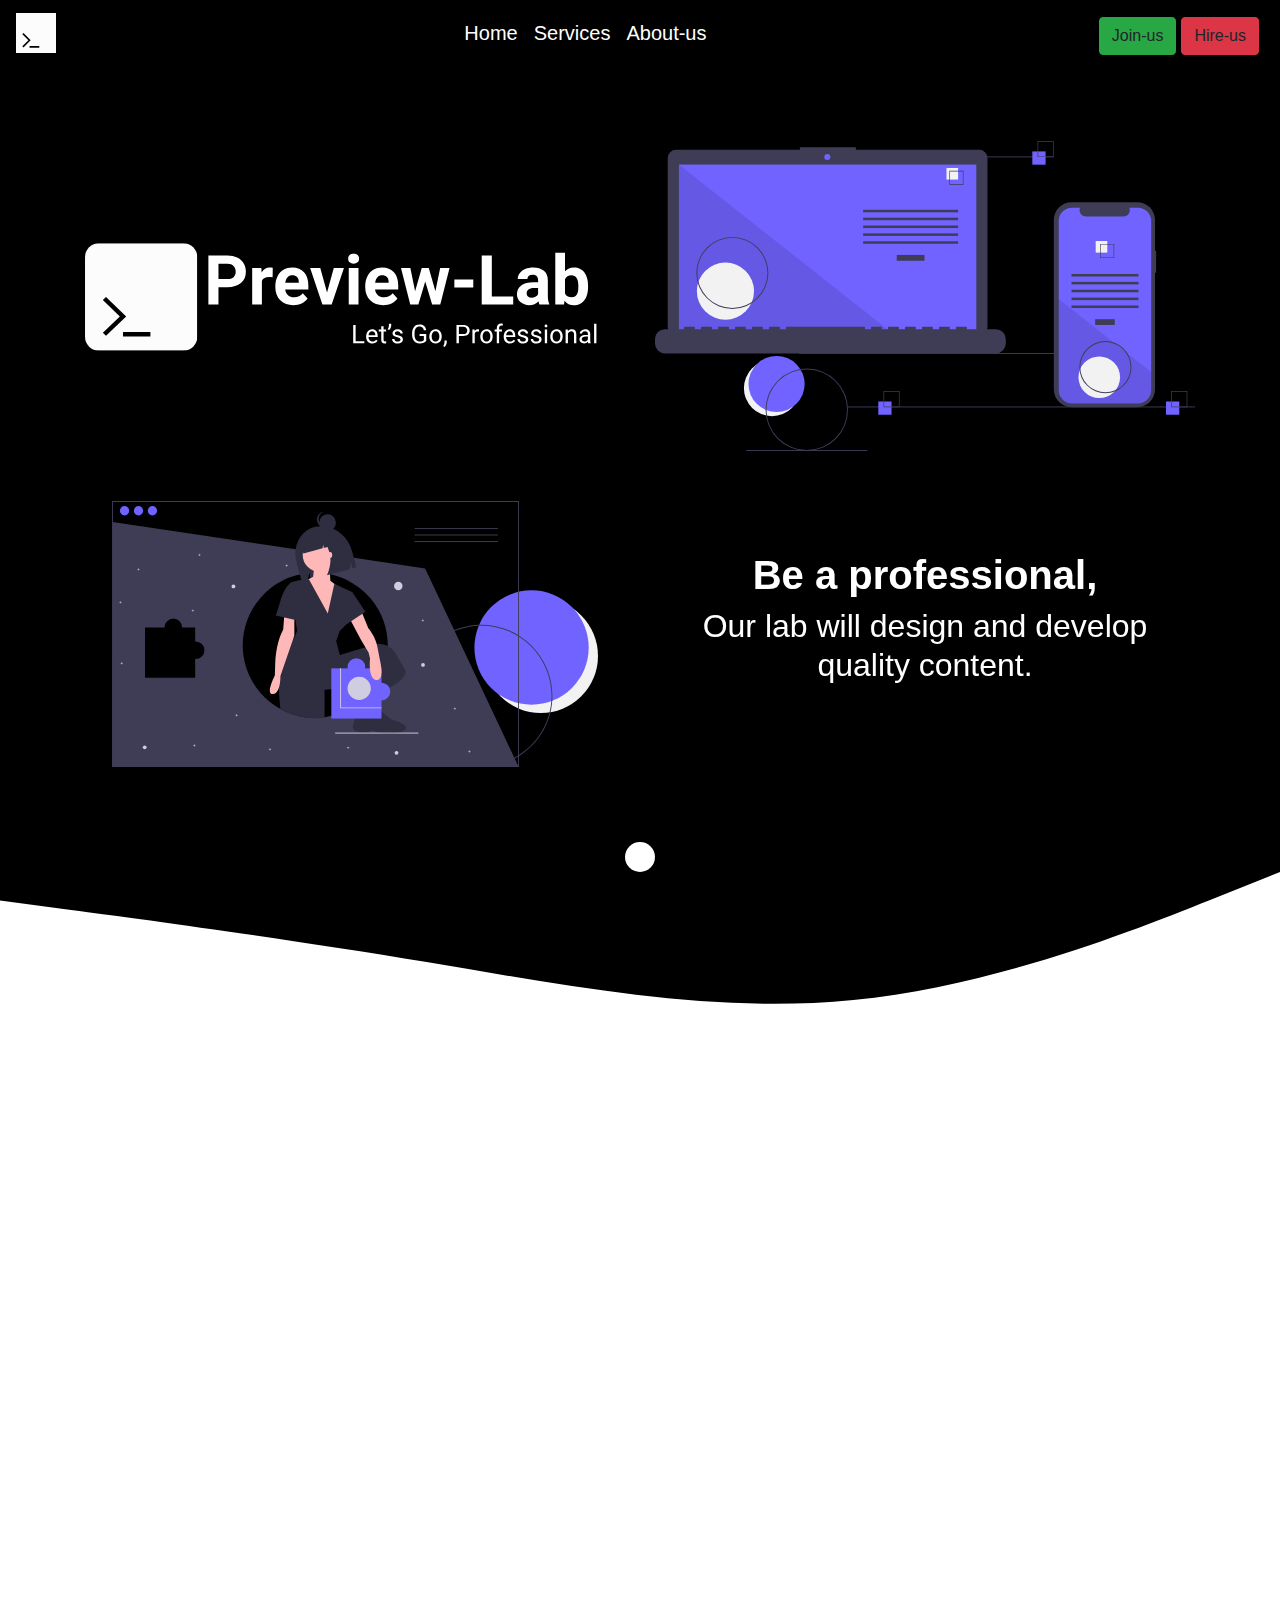
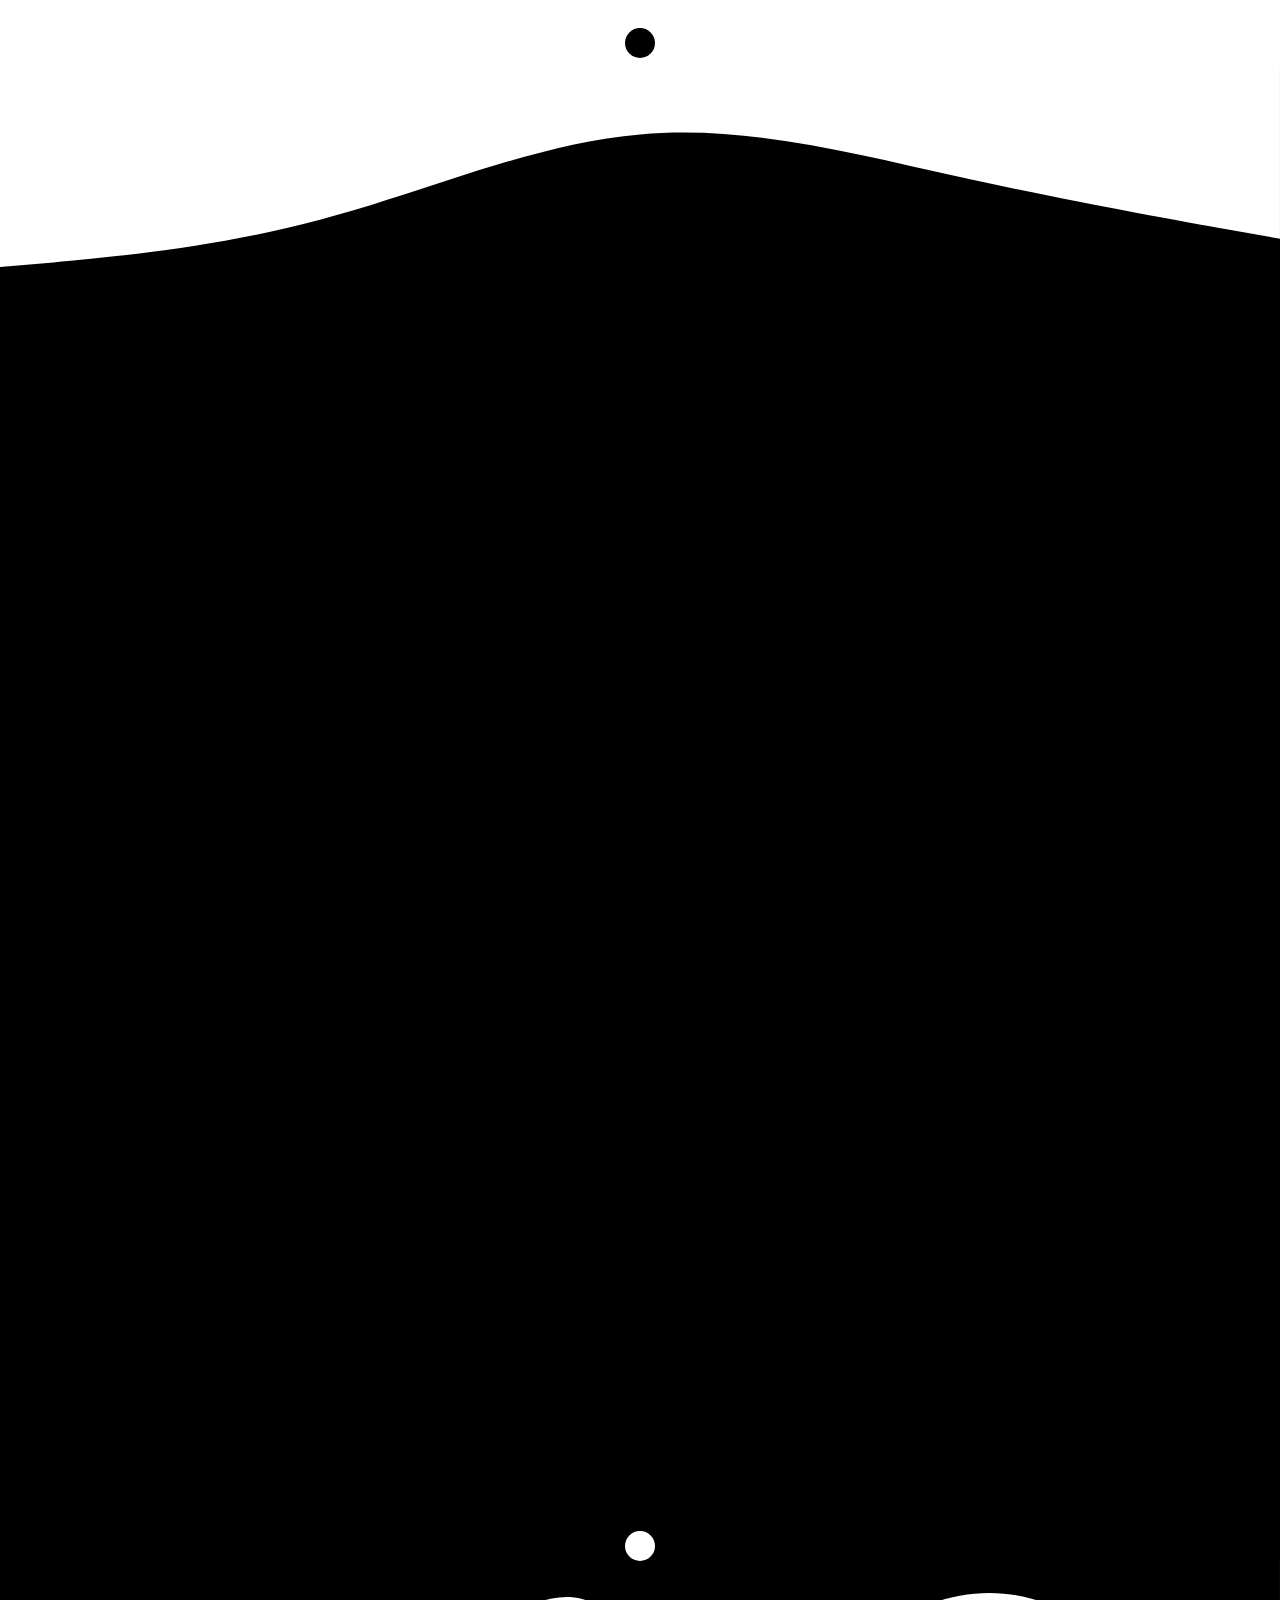
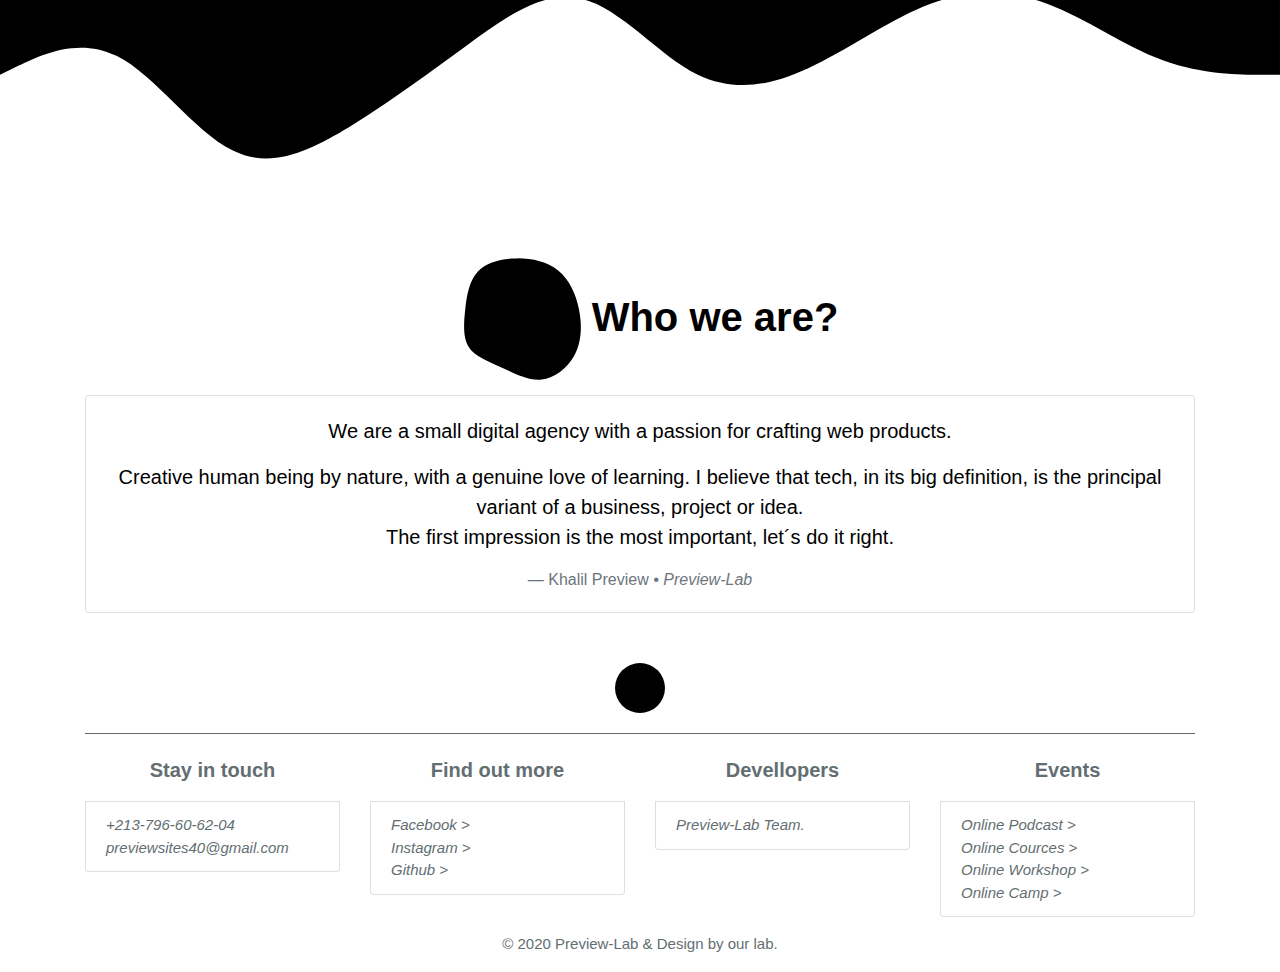
<file: previewlab.html>
<!doctype html>
<html lang="en">

  <head>
    <!-- Required meta tags -->
    <meta charset="utf-8">
    <meta name="viewport" content="width=device-width, initial-scale=1, shrink-to-fit=no">
    
    <!-- Bootstrap CSS -->
    <link rel="stylesheet" href="css/bootstrap.min.css">
    
    <!-- AOS Animation CSS -->
    <link href="aos/dist/aos.css" rel="stylesheet">
    
    <!-- My style CSS -->
    <link rel="stylesheet" href="css/previewlabstyle.css">

    <!-- Font awesome CSS -->
    <link rel="stylesheet" href="https://use.fontawesome.com/releases/v5.12.1/css/all.css" integrity="sha384-v8BU367qNbs/aIZIxuivaU55N5GPF89WBerHoGA4QTcbUjYiLQtKdrfXnqAcXyTv" crossorigin="anonymous">
    <!-- Favicon -->
    <link rel="shortcut icon" href="favicon.svg" >
    <!-- page title -->
    <title>Preview-Lab</title>

  </head>

  <body>
      <!-- page loading -->
      <div class="fullpageloader" >
        <div class="ball"></div>
        <div class="ball"></div>
        <div class="ball"></div>
        <div class="ball"></div>
        <div class="ball"></div>
        <div class="ball"></div>
        <div class="ball"></div>
      </div>
      <!-- page loadingends here -->


      <!-- navbar -->
      <head>
      <!-- Nav bar start not sticky-top -->
      <nav class="navbar  navbar-expand-lg navbar-dark bg-dark ">
        <a class="navbar-brand" href="#"><img src="images/logo-previewlab.svg" width="40px"></a>
        <button class="navbar-toggler" type="button" data-toggle="collapse" data-target="#navbarSupportedContent" aria-controls="navbarSupportedContent" aria-expanded="false" aria-label="Toggle navigation">
          <span class="navbar-toggler-icon"></span>
        </button>
      
        <div class="collapse navbar-collapse" id="navbarSupportedContent">
          <ul class="navbar-nav mx-auto">
            <li class="nav-item">
              <a class="nav-link" href="#previewlabhome">Home</a>
            </li>
            <li class="nav-item">
              <a class="nav-link" href="#services">Services</a>
            </li>
            <li class="nav-item">
              <a class="nav-link" href="#aboutus">About-us</a>
            </li>
            
          </ul>
          <ul class="navbar-nav" align="center">
            <li class="nav-item navbar-btn-paddig"><a class="btn btn-success" data-toggle="modal" 
              data-target="#joinusmodal">Join-us</a></li>
            <li class="nav-item navbar-btn-paddig"><a class="btn btn-danger" 
              data-toggle="modal" data-target="#hireusmodal">Hire-us</a></li>
          </ul>
          
          <!-- Modal Join Us -->
          <div class="modal fade" id="joinusmodal" tabindex="-1" role="dialog" aria-labelledby="exampleModalLabel" aria-hidden="true">
            <div class="modal-dialog">
              <div class="modal-content">
                <div class="modal-header">
                  <h5 class="modal-title" id="exampleModalLabel">Join us</h5>
                  <button type="button" class="close" data-dismiss="modal" aria-label="Close">
                    <span aria-hidden="true">&times;</span>
                  </button>
                </div>
                <div class="modal-body">
                  <div>
                    <form  action=" https://formspree.io/xgenoabo" method="POST">
                       <div align="center">
                          <input type="text" id="input-name" placeholder="Complet name" name="name">
                          <input type="email" id="input-email" placeholder="Email address" name="_replyto">
                          <input type="text" id="input-phone" placeholder="Phone number" name="phone">
                          <input type="text" id="input-profession" placeholder="Profession" name="profession">
                          <input type="text" id="input-portfolio" placeholder="Portfolio link" name="portfolio">
                       </div>
                       <div align="center">
                          <textarea name="message" type="text" id="input-message" placeholder="Message"></textarea>
                       </div>  
                       <input type="submit" value="Send" id="input-submit" class="btn btn-outline-success">
                    </form>
                 </div>
                </div>
                
              </div>
            </div>
          </div>

          <!-- Modal Hire Us -->
          <div class="modal fade" id="hireusmodal" tabindex="-1" role="dialog" aria-labelledby="exampleModalLabel" aria-hidden="true">
            <div class="modal-dialog">
              <div class="modal-content">
                <div class="modal-header">
                  <h5 class="modal-title">Hire us</h5>
                  <button type="button" class="close" data-dismiss="modal" aria-label="Close">
                    <span aria-hidden="true">&times;</span>
                  </button>
                </div>
                <div class="modal-body">
                  <div>
                    <form  action="https://formspree.io/mjvonbkp" method="POST">
                       <div align="center">
                          <input type="text" id="input-name" placeholder="Complet name" name="name">
                          <input type="email" id="input-email" placeholder="Email address" name="_replyto">
                          <input type="text" id="input-phone" placeholder="Phone number" name="phone">
                          <input type="text" id="input-subject" placeholder="Service you want" name="service">
                       </div>
                       <div align="center">
                          <textarea name="message" type="text" id="input-message" placeholder="Message"></textarea>
                       </div>  
                       <input type="submit" value="Send" id="input-submit" class="btn btn-outline-danger">
                    </form>
                 </div>
                </div>
                
              </div>
            </div>
          </div>


        </div>
      </nav>
      <!-- Nav bar ends -->
      </head>
      <!-- navbar ends-->
    
    

<!-- home section start --> 
<section id="previewlabhome">
      
      <!-- class container that containe the first line of logo and text  -->
      <div class="container">
        <!-- row -->
        <div class="row" style="padding-top:50px;">
          <!-- column 01  -->
          <div class="col-lg" data-aos="fade-right" style="padding-top:100px;">
            <img src="images/previewlab-logo.svg" style="width:100%;">
          </div>
          
          <!-- column 02  -->
          <div class="col" data-aos="fade-left">
              <img src="images/undraw02.svg" style="width:100%;">
          </div>

        </div>
      </div>
      <!--end of container-->

      <!-- class container that containe the seconde line  -->
      <div class="container">
        <!-- row -->
        <div class="row">
          <!-- column 01  -->
          <div class="col-lg" data-aos="fade-right" >
            <img src="images/undraw01.svg" style="width:90%" >
          </div>

          <!-- column 02  -->
          <div class="col-lg text-one" data-aos="fade-left">
              <h1> Be a professional, </h1>
              <h2> Our lab will design and develop <br> quality content.</h2>
          </div>

        </div>
      </div>

      <div class="container" align="center">
        <div class="downbtn">
          <a href="#previewlabsectiontwo"><i class="fas fa-angle-down centericon"></i></a>
        </div>
      </div>
      
</section>
<!-- Section one ends -->
<!--================================================================================-->    
    
    
    <!-- section two  --> 
    <section id="previewlabsectiontwo">

     
      <!-- section two wave start  -->
      <svg xmlns="http://www.w3.org/2000/svg"  viewBox="0 0 1440  320"><path fill="#000000" fill-opacity="1" d="M0,32L80,42.7C160,53,320,75,480,101.3C640,128,800,160,960,144C1120,128,1280,64,1360,32L1440,0L1440,0L1360,0C1280,0,1120,0,960,0C800,0,640,0,480,0C320,0,160,0,80,0L0,0Z"></path>
      </svg>
      <!-- section two wave ends  -->

      <!-- class container that containe the seconde line of logo and text  -->
      <div class="container">

        <!-- row -->
        <div class="row">

          <!-- column 01  -->
          <div class="col-lg" data-aos="zoom-in" >
            <img src="images/lensstwo.svg" style="width:300px" >
            <h1>We offer a wide range of creative services to help you build your next digital product.</h1>
               <img src="images/lenstwo01.svg" style="width:200px margin-top:0px;" >
          </div>

          <!-- column 02  -->
         <div class="col" data-aos="flip-right">
          <img src="images/undraw05.svg" style="width:350px" >
          <img src="images/undraw06.svg" style="width:350px" >
         </div>

        </div>
        
      </div>

      <div class="container" align="center">
        <div class="downbtn">
          <a href="#services"><i class="fas fa-angle-down centericon"></i></a>
        </div>
      </div>

    </section>
    <!-- section two ends  --> 
<!--================================================================================--> 


<!-- Services start section --> 
<section id="services">
  
  <!-- section three wave start  -->
  <svg xmlns="http://www.w3.org/2000/svg" viewBox="0 0 1440 320">
     <path fill="#ffffff" fill-opacity="1" d="M0,224L60,218.7C120,213,240,203,360,170.7C480,139,600,85,720,74.7C840,64,960,96,1080,122.7C1200,149,1320,171,1380,181.3L1440,192L1440,0L1380,0C1320,0,1200,0,1080,0C960,0,840,0,720,0C600,0,480,0,360,0C240,0,120,0,60,0L0,0Z"></path>
  </svg>
  <!-- section three wave ends  -->


  <!-- class container that containe the seconde line of logo and text  -->
  <div class="container" align="center"> 

    <!-- what we do ? our services svg -->
    <div data-aos="fade-down-right">
      <svg width="379" height="79" viewBox="0 0 379 79" fill="none" xmlns="http://www.  w3.org/2000/svg">
      <path d="M13.7188 33.6562L14.5938 39.6562L15.875 34.25L24.875 2.5H29.9375L38.7188 34.25L39.9688 39.75L40.9375 33.625L48 2.5H54.0312L43 48H37.5312L28.1562 14.8438L27.4375 11.375L26.7188 14.8438L17 48H11.5312L0.53125 2.5H6.53125L13.7188 33.6562ZM65.5938 18.2812C68.1562 15.1354 71.4896 13.5625 75.5938 13.5625C82.7396 13.5625 86.3438 17.5938 86.4062 25.6562V48H80.625V25.625C80.6042 23.1875 80.0417 21.3854 78.9375 20.2188C77.8542 19.0521 76.1562 18.4688 73.8438 18.4688C71.9688 18.4688 70.3229 18.9688 68.9062 19.9688C67.4896 20.9688 66.3854 22.2812 65.5938 23.9062V48H59.8125V0H65.5938V18.2812ZM115.938 48C115.604 47.3333 115.333 46.1458 115.125 44.4375C112.438 47.2292 109.229 48.625 105.5 48.625C102.167 48.625 99.4271 47.6875 97.2812 45.8125C95.1562 43.9167 94.0938 41.5208 94.0938 38.625C94.0938 35.1042 95.4271 32.375 98.0938 30.4375C100.781 28.4792 104.552 27.5 109.406 27.5H115.031V24.8438C115.031 22.8229 114.427 21.2188 113.219 20.0312C112.01 18.8229 110.229 18.2188 107.875 18.2188C105.812 18.2188 104.083 18.7396 102.688 19.7812C101.292 20.8229 100.594 22.0833 100.594 23.5625H94.7812C94.7812 21.875 95.375 20.25 96.5625 18.6875C97.7708 17.1042 99.3958 15.8542 101.438 14.9375C103.5 14.0208 105.76 13.5625 108.219 13.5625C112.115 13.5625 115.167 14.5417 117.375 16.5C119.583 18.4375 120.729 21.1146 120.812 24.5312V40.0938C120.812 43.1979 121.208 45.6667 122 47.5V48H115.938ZM106.344 43.5938C108.156 43.5938 109.875 43.125 111.5 42.1875C113.125 41.25 114.302 40.0312 115.031 38.5312V31.5938H110.5C103.417 31.5938 99.875 33.6667 99.875 37.8125C99.875 39.625 100.479 41.0417 101.688 42.0625C102.896 43.0833 104.448 43.5938 106.344 43.5938ZM137.719 6V14.1875H144.031V18.6562H137.719V39.625C137.719 40.9792 138 42 138.562 42.6875C139.125 43.3542 140.083 43.6875 141.438 43.6875C142.104 43.6875 143.021 43.5625 144.188 43.3125V48C142.667 48.4167 141.188 48.625 139.75 48.625C137.167 48.625 135.219 47.8438 133.906 46.2812C132.594 44.7188 131.938 42.5 131.938 39.625V18.6562H125.781V14.1875H131.938V6H137.719ZM196.625 40.0312L203.125 14.1875H208.906L199.062 48H194.375L186.156 22.375L178.156 48H173.469L163.656 14.1875H169.406L176.062 39.5L183.938 14.1875H188.594L196.625 40.0312ZM228.844 48.625C224.26 48.625 220.531 47.125 217.656 44.125C214.781 41.1042 213.344 37.0729 213.344 32.0312V30.9688C213.344 27.6146 213.979 24.625 215.25 22C216.542 19.3542 218.333 17.2917 220.625 15.8125C222.938 14.3125 225.438 13.5625 228.125 13.5625C232.521 13.5625 235.938 15.0104 238.375 17.9062C240.812 20.8021 242.031 24.9479 242.031 30.3438V32.75H219.125C219.208 36.0833 220.177 38.7812 222.031 40.8438C223.906 42.8854 226.281 43.9062 229.156 43.9062C231.198 43.9062 232.927 43.4896 234.344 42.6562C235.76 41.8229 237 40.7188 238.062 39.3438L241.594 42.0938C238.76 46.4479 234.51 48.625 228.844 48.625ZM228.125 18.3125C225.792 18.3125 223.833 19.1667 222.25 20.875C220.667 22.5625 219.688 24.9375 219.312 28H236.25V27.5625C236.083 24.625 235.292 22.3542 233.875 20.75C232.458 19.125 230.542 18.3125 228.125 18.3125ZM263.219 30.8125C263.219 25.625 264.448 21.4583 266.906 18.3125C269.365 15.1458 272.583 13.5625 276.562 13.5625C280.521 13.5625 283.656 14.9167 285.969 17.625V0H291.75V48H286.438L286.156 44.375C283.844 47.2083 280.625 48.625 276.5 48.625C272.583 48.625 269.385 47.0208 266.906 43.8125C264.448 40.6042 263.219 36.4167 263.219 31.25V30.8125ZM269 31.4688C269 35.3021 269.792 38.3021 271.375 40.4688C272.958 42.6354 275.146 43.7188 277.938 43.7188C281.604 43.7188 284.281 42.0729 285.969 38.7812V23.25C284.24 20.0625 281.583 18.4688 278 18.4688C275.167 18.4688 272.958 19.5625 271.375 21.75C269.792 23.9375 269 27.1771 269 31.4688ZM299.219 30.7812C299.219 27.4688 299.865 24.4896 301.156 21.8438C302.469 19.1979 304.281 17.1562 306.594 15.7188C308.927 14.2812 311.583 13.5625 314.562 13.5625C319.167 13.5625 322.885 15.1562 325.719 18.3438C328.573 21.5312 330 25.7708 330 31.0625V31.4688C330 34.7604 329.365 37.7188 328.094 40.3438C326.844 42.9479 325.042 44.9792 322.688 46.4375C320.354 47.8958 317.667 48.625 314.625 48.625C310.042 48.625 306.323 47.0312 303.469 43.8438C300.635 40.6562 299.219 36.4375 299.219 31.1875V30.7812ZM305.031 31.4688C305.031 35.2188 305.896 38.2292 307.625 40.5C309.375 42.7708 311.708 43.9062 314.625 43.9062C317.562 43.9062 319.896 42.7604 321.625 40.4688C323.354 38.1562 324.219 34.9271 324.219 30.7812C324.219 27.0729 323.333 24.0729 321.562 21.7812C319.812 19.4688 317.479 18.3125 314.562 18.3125C311.708 18.3125 309.406 19.4479 307.656 21.7188C305.906 23.9896 305.031 27.2396 305.031 31.4688ZM359.906 35.1875C359.948 32.7083 360.229 30.75 360.75 29.3125C361.271 27.875 362.333 26.2812 363.938 24.5312L368.031 20.3125C369.781 18.3333 370.656 16.2083 370.656 13.9375C370.656 11.75 370.083 10.0417 368.938 8.8125C367.792 7.5625 366.125 6.9375 363.938 6.9375C361.812 6.9375 360.104 7.5 358.812 8.625C357.521 9.75 356.875 11.2604 356.875 13.1562H351.094C351.135 9.78125 352.333 7.0625 354.688 5C357.062 2.91667 360.146 1.875 363.938 1.875C367.875 1.875 370.938 2.9375 373.125 5.0625C375.333 7.16667 376.438 10.0625 376.438 13.75C376.438 17.3958 374.75 20.9896 371.375 24.5312L367.969 27.9062C366.448 29.5938 365.688 32.0208 365.688 35.1875H359.906ZM359.656 45.0938C359.656 44.1562 359.938 43.375 360.5 42.75C361.083 42.1042 361.938 41.7812 363.062 41.7812C364.188 41.7812 365.042 42.1042 365.625 42.75C366.208 43.375 366.5 44.1562 366.5 45.0938C366.5 46.0312 366.208 46.8125 365.625 47.4375C365.042 48.0417 364.188 48.3438 363.062 48.3438C361.938 48.3438 361.083 48.0417 360.5 47.4375C359.938 46.8125 359.656 46.0312 359.656 45.0938ZM254.969 69.668C254.969 70.4648 254.863 71.2344 254.652 71.9766C254.449 72.7109 254.16 73.4023 253.785 74.0508C253.41 74.6914 252.957 75.2773 252.426 75.8086C251.895 76.3398 251.309 76.7969 250.668 77.1797C250.027 77.5547 249.336 77.8438 248.594 78.0469C247.852 78.2578 247.082 78.3633 246.285 78.3633C245.488 78.3633 244.719 78.2578 243.977 78.0469C243.242 77.8438 242.551 77.5547 241.902 77.1797C241.262 76.7969 240.676 76.3398 240.145 75.8086C239.613 75.2773 239.156 74.6914 238.773 74.0508C238.398 73.4023 238.105 72.7109 237.895 71.9766C237.691 71.2344 237.59 70.4648 237.59 69.668C237.59 68.8711 237.691 68.1016 237.895 67.3594C238.105 66.6172 238.398 65.9258 238.773 65.2852C239.156 64.6445 239.613 64.0586 240.145 63.5273C240.676 62.9961 241.262 62.543 241.902 62.168C242.551 61.793 243.242 61.5039 243.977 61.3008C244.719 61.0898 245.488 60.9844 246.285 60.9844C247.082 60.9844 247.852 61.0898 248.594 61.3008C249.336 61.5039 250.027 61.793 250.668 62.168C251.309 62.543 251.895 62.9961 252.426 63.5273C252.957 64.0586 253.41 64.6445 253.785 65.2852C254.16 65.9258 254.449 66.6172 254.652 67.3594C254.863 68.1016 254.969 68.8711 254.969 69.668ZM251.629 69.668C251.629 68.9336 251.488 68.2422 251.207 67.5938C250.926 66.9375 250.543 66.3711 250.059 65.8945C249.582 65.4102 249.016 65.0273 248.359 64.7461C247.711 64.4648 247.02 64.3242 246.285 64.3242C245.543 64.3242 244.848 64.4648 244.199 64.7461C243.551 65.0273 242.984 65.4102 242.5 65.8945C242.016 66.3711 241.633 66.9375 241.352 67.5938C241.07 68.2422 240.93 68.9336 240.93 69.668C240.93 70.4023 241.07 71.0938 241.352 71.7422C241.633 72.3828 242.016 72.9453 242.5 73.4297C242.984 73.9141 243.551 74.2969 244.199 74.5781C244.848 74.8594 245.543 75 246.285 75C247.02 75 247.711 74.8594 248.359 74.5781C249.016 74.2969 249.582 73.9141 250.059 73.4297C250.543 72.9453 250.926 72.3828 251.207 71.7422C251.488 71.0938 251.629 70.4023 251.629 69.668ZM266.066 76.5352C265.809 76.7695 265.531 76.9922 265.234 77.2031C264.945 77.4062 264.641 77.5859 264.32 77.7422C264 77.8906 263.668 78.0078 263.324 78.0938C262.988 78.1875 262.645 78.2344 262.293 78.2344C261.52 78.2344 260.793 78.0977 260.113 77.8242C259.434 77.5508 258.836 77.1641 258.32 76.6641C257.812 76.1562 257.41 75.543 257.113 74.8242C256.824 74.0977 256.68 73.2852 256.68 72.3867V65.4492H259.867V72.3867C259.867 72.8086 259.93 73.1875 260.055 73.5234C260.188 73.8516 260.363 74.1289 260.582 74.3555C260.801 74.582 261.055 74.7539 261.344 74.8711C261.641 74.9883 261.957 75.0469 262.293 75.0469C262.621 75.0469 262.93 74.9727 263.219 74.8242C263.516 74.668 263.773 74.4648 263.992 74.2148C264.211 73.9648 264.383 73.6836 264.508 73.3711C264.633 73.0508 264.695 72.7227 264.695 72.3867V65.4492H267.895V78H267.121L266.066 76.5352ZM273.543 78H270.344V65.4492H271.117L272.172 66.9375C272.688 66.4688 273.273 66.1094 273.93 65.8594C274.586 65.6016 275.266 65.4727 275.969 65.4727H278.793V68.6602H275.969C275.633 68.6602 275.316 68.7227 275.02 68.8477C274.723 68.9727 274.465 69.1445 274.246 69.3633C274.027 69.582 273.855 69.8398 273.73 70.1367C273.605 70.4336 273.543 70.75 273.543 71.0859V78ZM286.363 66.2344C286.363 65.5391 286.496 64.8867 286.762 64.2773C287.027 63.668 287.387 63.1367 287.84 62.6836C288.301 62.2227 288.836 61.8594 289.445 61.5938C290.055 61.3281 290.707 61.1953 291.402 61.1953H299.113V64.5586H291.402C291.168 64.5586 290.949 64.6016 290.746 64.6875C290.543 64.7734 290.363 64.8945 290.207 65.0508C290.059 65.1992 289.941 65.375 289.855 65.5781C289.77 65.7812 289.727 66 289.727 66.2344C289.727 66.4688 289.77 66.6914 289.855 66.9023C289.941 67.1055 290.059 67.2852 290.207 67.4414C290.363 67.5898 290.543 67.707 290.746 67.793C290.949 67.8789 291.168 67.9219 291.402 67.9219H294.766C295.461 67.9219 296.113 68.0547 296.723 68.3203C297.34 68.5781 297.875 68.9375 298.328 69.3984C298.789 69.8516 299.148 70.3867 299.406 71.0039C299.672 71.6133 299.805 72.2656 299.805 72.9609C299.805 73.6562 299.672 74.3086 299.406 74.918C299.148 75.5273 298.789 76.0625 298.328 76.5234C297.875 76.9766 297.34 77.3359 296.723 77.6016C296.113 77.8672 295.461 78 294.766 78H287.301V74.6367H294.766C295 74.6367 295.219 74.5938 295.422 74.5078C295.625 74.4219 295.801 74.3047 295.949 74.1562C296.105 74 296.227 73.8203 296.312 73.6172C296.398 73.4141 296.441 73.1953 296.441 72.9609C296.441 72.7266 296.398 72.5078 296.312 72.3047C296.227 72.1016 296.105 71.9258 295.949 71.7773C295.801 71.6211 295.625 71.5 295.422 71.4141C295.219 71.3281 295 71.2852 294.766 71.2852H291.402C290.707 71.2852 290.055 71.1523 289.445 70.8867C288.836 70.6211 288.301 70.2617 287.84 69.8086C287.387 69.3477 287.027 68.8125 286.762 68.2031C286.496 67.5859 286.363 66.9297 286.363 66.2344ZM306.672 74.9297C306.797 74.9688 306.922 74.9961 307.047 75.0117C307.172 75.0195 307.297 75.0234 307.422 75.0234C307.734 75.0234 308.035 74.9805 308.324 74.8945C308.613 74.8086 308.883 74.6875 309.133 74.5312C309.391 74.3672 309.617 74.1719 309.812 73.9453C310.016 73.7109 310.18 73.4531 310.305 73.1719L312.648 75.5273C312.352 75.9492 312.008 76.3281 311.617 76.6641C311.234 77 310.816 77.2852 310.363 77.5195C309.918 77.7539 309.445 77.9297 308.945 78.0469C308.453 78.1719 307.945 78.2344 307.422 78.2344C306.539 78.2344 305.707 78.0703 304.926 77.7422C304.152 77.4141 303.473 76.957 302.887 76.3711C302.309 75.7852 301.852 75.0898 301.516 74.2852C301.18 73.4727 301.012 72.582 301.012 71.6133C301.012 70.6211 301.18 69.7148 301.516 68.8945C301.852 68.0742 302.309 67.375 302.887 66.7969C303.473 66.2188 304.152 65.7695 304.926 65.4492C305.707 65.1289 306.539 64.9688 307.422 64.9688C307.945 64.9688 308.457 65.0312 308.957 65.1562C309.457 65.2812 309.93 65.4609 310.375 65.6953C310.828 65.9297 311.25 66.2188 311.641 66.5625C312.031 66.8984 312.375 67.2773 312.672 67.6992L306.672 74.9297ZM308.312 68.332C308.164 68.2773 308.016 68.2422 307.867 68.2266C307.727 68.2109 307.578 68.2031 307.422 68.2031C306.984 68.2031 306.57 68.2852 306.18 68.4492C305.797 68.6055 305.461 68.832 305.172 69.1289C304.891 69.4258 304.668 69.7852 304.504 70.207C304.34 70.6211 304.258 71.0898 304.258 71.6133C304.258 71.7305 304.262 71.8633 304.27 72.0117C304.285 72.1602 304.305 72.3125 304.328 72.4688C304.359 72.6172 304.395 72.7617 304.434 72.9023C304.473 73.043 304.523 73.168 304.586 73.2773L308.312 68.332ZM317.488 78H314.289V65.4492H315.062L316.117 66.9375C316.633 66.4688 317.219 66.1094 317.875 65.8594C318.531 65.6016 319.211 65.4727 319.914 65.4727H322.738V68.6602H319.914C319.578 68.6602 319.262 68.7227 318.965 68.8477C318.668 68.9727 318.41 69.1445 318.191 69.3633C317.973 69.582 317.801 69.8398 317.676 70.1367C317.551 70.4336 317.488 70.75 317.488 71.0859V78ZM327.789 78L323.008 65.4492H326.652L329.395 73.2773L332.125 65.4492H335.781L331 78H327.789ZM340.773 62.0391C340.773 62.3359 340.715 62.6133 340.598 62.8711C340.488 63.1289 340.336 63.3555 340.141 63.5508C339.945 63.7383 339.715 63.8906 339.449 64.0078C339.191 64.1172 338.914 64.1719 338.617 64.1719C338.32 64.1719 338.039 64.1172 337.773 64.0078C337.516 63.8906 337.289 63.7383 337.094 63.5508C336.906 63.3555 336.754 63.1289 336.637 62.8711C336.527 62.6133 336.473 62.3359 336.473 62.0391C336.473 61.75 336.527 61.4766 336.637 61.2188C336.754 60.9531 336.906 60.7266 337.094 60.5391C337.289 60.3438 337.516 60.1914 337.773 60.082C338.039 59.9648 338.32 59.9062 338.617 59.9062C338.914 59.9062 339.191 59.9648 339.449 60.082C339.715 60.1914 339.945 60.3438 340.141 60.5391C340.336 60.7266 340.488 60.9531 340.598 61.2188C340.715 61.4766 340.773 61.75 340.773 62.0391ZM340.223 78H337V65.4492H340.223V78ZM353.641 67.9453L351.297 70.3008C351.18 69.9727 351.02 69.6797 350.816 69.4219C350.613 69.1562 350.383 68.9336 350.125 68.7539C349.875 68.5742 349.602 68.4375 349.305 68.3438C349.008 68.25 348.703 68.2031 348.391 68.2031C347.953 68.2031 347.539 68.293 347.148 68.4727C346.766 68.6523 346.43 68.9062 346.141 69.2344C345.859 69.5547 345.637 69.9375 345.473 70.3828C345.309 70.8281 345.227 71.3203 345.227 71.8594C345.227 72.2969 345.309 72.707 345.473 73.0898C345.637 73.4727 345.859 73.8086 346.141 74.0977C346.43 74.3867 346.766 74.6133 347.148 74.7773C347.539 74.9414 347.953 75.0234 348.391 75.0234C348.703 75.0234 349.004 74.9805 349.293 74.8945C349.582 74.8086 349.852 74.6875 350.102 74.5312C350.359 74.3672 350.586 74.1719 350.781 73.9453C350.984 73.7109 351.148 73.4531 351.273 73.1719L353.617 75.5273C353.32 75.9492 352.977 76.3281 352.586 76.6641C352.203 77 351.785 77.2852 351.332 77.5195C350.887 77.7539 350.414 77.9297 349.914 78.0469C349.422 78.1719 348.914 78.2344 348.391 78.2344C347.508 78.2344 346.676 78.0703 345.895 77.7422C345.121 77.4062 344.441 76.9492 343.855 76.3711C343.277 75.793 342.82 75.1172 342.484 74.3438C342.148 73.5703 341.98 72.7422 341.98 71.8594C341.98 70.8984 342.148 70 342.484 69.1641C342.82 68.3281 343.277 67.6016 343.855 66.9844C344.441 66.3594 345.121 65.8672 345.895 65.5078C346.676 65.1484 347.508 64.9688 348.391 64.9688C348.914 64.9688 349.426 65.0352 349.926 65.168C350.434 65.3008 350.914 65.4961 351.367 65.7539C351.828 66.0039 352.25 66.3125 352.633 66.6797C353.023 67.0469 353.359 67.4688 353.641 67.9453ZM360.016 74.9297C360.141 74.9688 360.266 74.9961 360.391 75.0117C360.516 75.0195 360.641 75.0234 360.766 75.0234C361.078 75.0234 361.379 74.9805 361.668 74.8945C361.957 74.8086 362.227 74.6875 362.477 74.5312C362.734 74.3672 362.961 74.1719 363.156 73.9453C363.359 73.7109 363.523 73.4531 363.648 73.1719L365.992 75.5273C365.695 75.9492 365.352 76.3281 364.961 76.6641C364.578 77 364.16 77.2852 363.707 77.5195C363.262 77.7539 362.789 77.9297 362.289 78.0469C361.797 78.1719 361.289 78.2344 360.766 78.2344C359.883 78.2344 359.051 78.0703 358.27 77.7422C357.496 77.4141 356.816 76.957 356.23 76.3711C355.652 75.7852 355.195 75.0898 354.859 74.2852C354.523 73.4727 354.355 72.582 354.355 71.6133C354.355 70.6211 354.523 69.7148 354.859 68.8945C355.195 68.0742 355.652 67.375 356.23 66.7969C356.816 66.2188 357.496 65.7695 358.27 65.4492C359.051 65.1289 359.883 64.9688 360.766 64.9688C361.289 64.9688 361.801 65.0312 362.301 65.1562C362.801 65.2812 363.273 65.4609 363.719 65.6953C364.172 65.9297 364.594 66.2188 364.984 66.5625C365.375 66.8984 365.719 67.2773 366.016 67.6992L360.016 74.9297ZM361.656 68.332C361.508 68.2773 361.359 68.2422 361.211 68.2266C361.07 68.2109 360.922 68.2031 360.766 68.2031C360.328 68.2031 359.914 68.2852 359.523 68.4492C359.141 68.6055 358.805 68.832 358.516 69.1289C358.234 69.4258 358.012 69.7852 357.848 70.207C357.684 70.6211 357.602 71.0898 357.602 71.6133C357.602 71.7305 357.605 71.8633 357.613 72.0117C357.629 72.1602 357.648 72.3125 357.672 72.4688C357.703 72.6172 357.738 72.7617 357.777 72.9023C357.816 73.043 357.867 73.168 357.93 73.2773L361.656 68.332ZM374.523 78H367.211V74.8125H374.523C374.742 74.8125 374.93 74.7344 375.086 74.5781C375.242 74.4219 375.32 74.2344 375.32 74.0156C375.32 73.7891 375.242 73.6406 375.086 73.5703C374.93 73.5 374.742 73.4648 374.523 73.4648H371.195C370.641 73.4648 370.121 73.3594 369.637 73.1484C369.152 72.9375 368.73 72.6523 368.371 72.293C368.012 71.9258 367.727 71.5 367.516 71.0156C367.312 70.5312 367.211 70.0117 367.211 69.457C367.211 68.9023 367.312 68.3828 367.516 67.8984C367.727 67.4141 368.012 66.9922 368.371 66.6328C368.73 66.2734 369.152 65.9922 369.637 65.7891C370.121 65.5781 370.641 65.4727 371.195 65.4727H377.676V68.6602H371.195C370.977 68.6602 370.789 68.7383 370.633 68.8945C370.477 69.0508 370.398 69.2383 370.398 69.457C370.398 69.6836 370.477 69.8789 370.633 70.043C370.789 70.1992 370.977 70.2773 371.195 70.2773H374.523C375.07 70.2773 375.586 70.3711 376.07 70.5586C376.555 70.7383 376.977 70.9922 377.336 71.3203C377.695 71.6484 377.98 72.043 378.191 72.5039C378.402 72.9648 378.508 73.4688 378.508 74.0156C378.508 74.5703 378.402 75.0898 378.191 75.5742C377.98 76.0508 377.695 76.4727 377.336 76.8398C376.977 77.1992 376.555 77.4844 376.07 77.6953C375.586 77.8984 375.07 78 374.523 78Z" fill="white"/>
      </svg>
    </div>
      
    <!-- row -->
    <div class="row">
      <!-- column 01  -->
      <div class="col-lg" align="center" data-aos="zoom-in-down">
        
        <div class="card" style="width: 20rem;">
          <img src="images/ui-ux-service.svg"  alt="...">
          <div class="card-body">
            <h5 class="card-title"> UX/UI design</h5>
            <p class="card-text">Interface design that solves problems while delighting users.</p>
          </div>
        </div>
      </div>

      <!-- column 02  -->
     <div class="col-lg" align="center" data-aos="zoom-in-down">
      
      <div class="card" style="width: 20rem;">
        <img src="images/logo-branding-service.svg" class="card-img-top" alt="...">
        <div class="card-body">
          <h5 class="card-title"> Logo & Branding</h5>
          <p class="card-text">Beautiful brands that help you achieve your business goals.</p>
        </div>
      </div>
     </div>

     <!-- column 03  -->
     <div class="col-lg" align="center" data-aos="zoom-in-down">
      
      <div class="card" style="width: 20rem;">
        <img src="images/design-system-service.svg" class="card-img-top" alt="...">
        <div class="card-body">
          <h5 class="card-title">Design systems</h5>
          <p class="card-text">Design guidelines and components to strengthen your brand.</p>
        </div>
      </div>
     </div>

     <!-- column 04  -->
     <div class="col-lg" align="center" data-aos="zoom-in-down">
      
      <div class="card" style="width: 20rem;">
        <img src="images/corporate-website-service.svg" class="card-img-top" alt="...">
        <div class="card-body">
          <h5 class="card-title">Corporate websites</h5>
          <p class="card-text">Your digital presence — scalable, blazingly fast, and crafted by hand.</p>
        </div>
      </div>
     </div>

     <!-- column 05  -->
     <div class="col-lg" align="center" data-aos="zoom-in-down">
      
      <div class="card" style="width: 20rem;">
        <img src="images/web-application-service.svg" class="card-img-top" alt="...">
        <div class="card-body">
          <h5 class="card-title">Web applications</h5>
          <p class="card-text">From prototypes to interactive web apps, we can help at every stage.</p>
        </div>
      </div>
     </div>

    <!-- column 06  -->
    <div class="col-lg" align="center" data-aos="zoom-in-down">
      
      <div class="card" style="width: 20rem;">
        <img src="images/data-driven-service.svg" class="card-img-top" alt="...">
        <div class="card-body">
          <h5 class="card-title">Data-driven storytelling</h5>
          <p class="card-text">Impactful stories that rely on engaging data visualisations.</p>
        </div>
      </div>
    </div>

    <!-- column 07  -->
    <div class="col-lg" align="center" data-aos="zoom-in-down">
      
      <div class="card" style="width: 20rem;">
        <img src="images/dashboards-service.svg" class="card-img-top" alt="...">
        <div class="card-body">
          <h5 class="card-title">Custom dashboards</h5>
          <p class="card-text">Showcasing key indicators in a user-friendly way tailored to your needs.
          </p>
        </div>
      </div>
    </div>

    <!-- column 08  -->
    <div class="col-lg" align="center" data-aos="zoom-in-down">
      
      <div class="card" style="width: 20rem;">
        <img src="images/opensource-service.svg" class="card-img-top" alt="...">
        <div class="card-body">
          <h5 class="card-title">Open source software</h5>
          <p class="card-text">Being part of a community that aims to build better software. 
          </p>
        </div>
      </div>
    </div>

    <!-- column 09  -->
    <div class="col-lg" align="center" data-aos="zoom-in-down">
      
      <div class="card" style="width: 20rem;">
        <img src="images/consultancy-service.svg" class="card-img-top" alt="...">
        <div class="card-body">
          <h5 class="card-title">Consultancy</h5>
          <p class="card-text">Consultancy provides a simple all-in-one package that includes everything you need.</p>
        </div>
      </div>
    </div>
    
    <div class="container" align="center">
      <div class="downbtn">
        <a href="#aboutus"><i class="fas fa-angle-down centericon"></i></a>
      </div>
    </div>

  </div>
  <!-- container ends  -->
  
</section>
<!-- section three ends  --> 
<!--================================================================================--> 


<!-- Services start section --> 
<section id="aboutus">

  <!-- section four wave start  -->
  <svg xmlns="http://www.w3.org/2000/svg" viewBox="0 0 1440 320"><path fill="#000000" fill-opacity="1" d="M0,128L21.8,117.3C43.6,107,87,85,131,106.7C174.5,128,218,192,262,213.3C305.5,235,349,213,393,186.7C436.4,160,480,128,524,96C567.3,64,611,32,655,42.7C698.2,53,742,107,785,128C829.1,149,873,139,916,117.3C960,96,1004,64,1047,48C1090.9,32,1135,32,1178,48C1221.8,64,1265,96,1309,112C1352.7,128,1396,128,1418,128L1440,128L1440,0L1418.2,0C1396.4,0,1353,0,1309,0C1265.5,0,1222,0,1178,0C1134.5,0,1091,0,1047,0C1003.6,0,960,0,916,0C872.7,0,829,0,785,0C741.8,0,698,0,655,0C610.9,0,567,0,524,0C480,0,436,0,393,0C349.1,0,305,0,262,0C218.2,0,175,0,131,0C87.3,0,44,0,22,0L0,0Z"></path>
  </svg>
  <!-- section four wave ends  -->

  <div class="container">
    <h1><img src="images/blob-shape.svg" width="150px">Who we are?</h1>
    <div class="card">
      <div class="card-body">
        <blockquote class="blockquote mb-0">
          <p>We are a small digital agency with a passion for crafting web products.</p>
          <p>Creative human being by nature, with a genuine love of learning. 
            I believe that tech, in its big definition, is the principal variant of a business, project or idea.<br>
            The first impression is the most important, let´s do it right.</p>
          <footer class="blockquote-footer">Khalil Preview <cite title="Source Title">• Preview-Lab</cite></footer>
        </blockquote>
      </div>
    </div>
  </div>  

  <div class="container">

    

  </div>

    

  <div class="container" align="center">
    <div class="upbtn">
      <a href="#previewlabhome"><i class="fas fa-angle-double-up"></i></a>
    </div>

  </div>

</section>
<!-- section four ends  --> 
<!--================================================================================--> 


<!-- footer start here -->
<footer class="footer">

  <div class="container">
    <hr>
    <div class="row">
      
      <div class="col-lg">
        <p class="footertext">Stay in touch</p>
        <ul class="list-group-item">
          <i>+213-796-60-62-04 </i>
          <br>
          <i>previewsites40@gmail.com</i>
        </ul>
      </div>

      <div class="col-md">
        <p class="footertext">Find out more</p>
        <ul class="list-group-item">
          <i><i class="fab fa-facebook-f"></i> Facebook ></i>
          <br>
          <i><i class="fab fa-instagram"></i> Instagram ></i>
          <br>
          <i><i class="fab fa-github-alt"></i> Github ></i>
        </ul>
      </div>

      <div class="col-lg">
        <p class="footertext">Devellopers</p>
        <ul class="list-group-item">
          <i><i class="fas fa-terminal"></i> Preview-Lab Team.</i>
          <br>
        </ul>
      </div>

      <div class="col-lg">
        <p class="footertext">Events</p>
        <ul class="list-group-item">
          <i>Online Podcast ></i>
          <br>
          <i>Online Cources ></i>
          <br>
          <i>Online Workshop ></i>
          <br>
          <i>Online Camp ></i>
          <br>
        </ul>
      </div>

    </div>
    <div class="row">
      <div class="col">

      </div>
      <div class="col">
        
      </div>
      <div class="col">
        
      </div>
    </div>
    <p> &copy; 2020 Preview-Lab & Design by our lab.</p>
  </div>
</footer>
<!-- footer ends here -->



    <!-- Optional JavaScript -->
    <!-- jQuery first, then Popper.js, then Bootstrap JS -->
    <script src="js/jequery.js"></script>
    <script src="https://cdn.jsdelivr.net/npm/popper.js@1.16.0/dist/umd/popper.min.js" integrity="sha384-Q6E9RHvbIyZFJoft+2mJbHaEWldlvI9IOYy5n3zV9zzTtmI3UksdQRVvoxMfooAo" crossorigin="anonymous"></script>
    <script src="js/bootstrap.js"></script>
    <!-- AOS js script -->
	  <script src="aos/dist/aos.js"></script>
    <script type="text/javascript"> 
      AOS.init({
        easing: 'ease-in-out-sine'
      })
    </script>
    <!-- Page loading js script -->
    <script>
      $(window).on("load",function(){
      $(".fullpageloader").fadeOut("slow");
      });
    </script>
    

    

  </body>

</html>
</file>
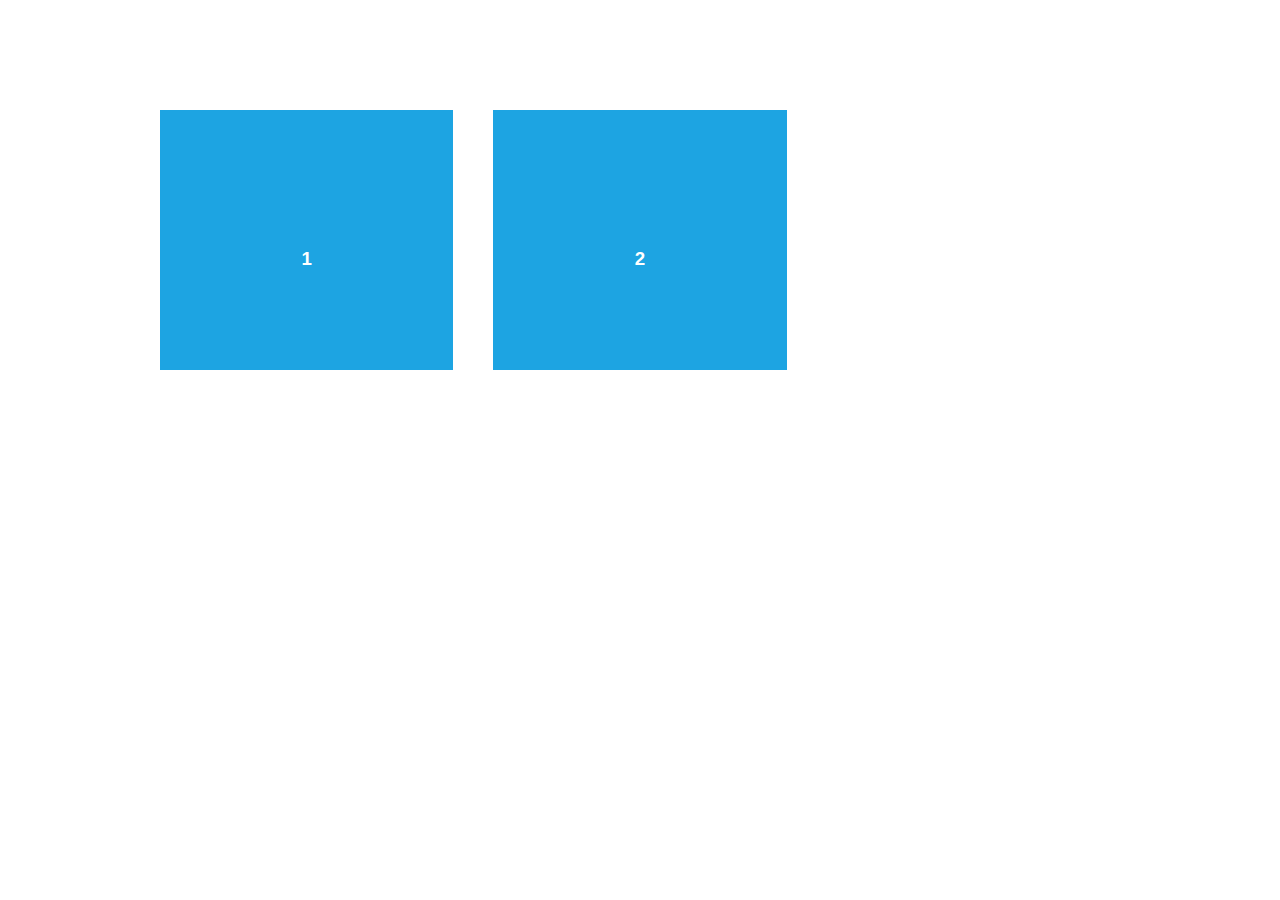
<file: aos/demo/async.html>
<!DOCTYPE html>
<html>
  <head>
    <meta charset="utf-8">
    <title>AOS - Animate on scroll library</title>
    <meta name="viewport" content="width=device-width">
    <link rel="stylesheet" href="css/styles.css" />
    <link rel="stylesheet" href="../dist/aos.css" />
  </head>
  <body>
    <div id="aos-demo" class="aos-all"></div>

    <script src="../dist/aos.js"></script>
    <script>
      AOS.init({
        easing: 'ease-in-out-sine'
      });

      setInterval(addItem, 300);

      var itemsCounter = 1;
      var container = document.getElementById('aos-demo');

      function addItem () {
        if (itemsCounter > 42) return;
        var item = document.createElement('div');
        item.classList.add('aos-item');
        item.setAttribute('data-aos', 'fade-up');
        item.innerHTML = '<div class="aos-item__inner"><h3>' + itemsCounter + '</h3></div>';
        container.appendChild(item);
        itemsCounter++;
      }
    </script>
  </body>
</html>
</file>
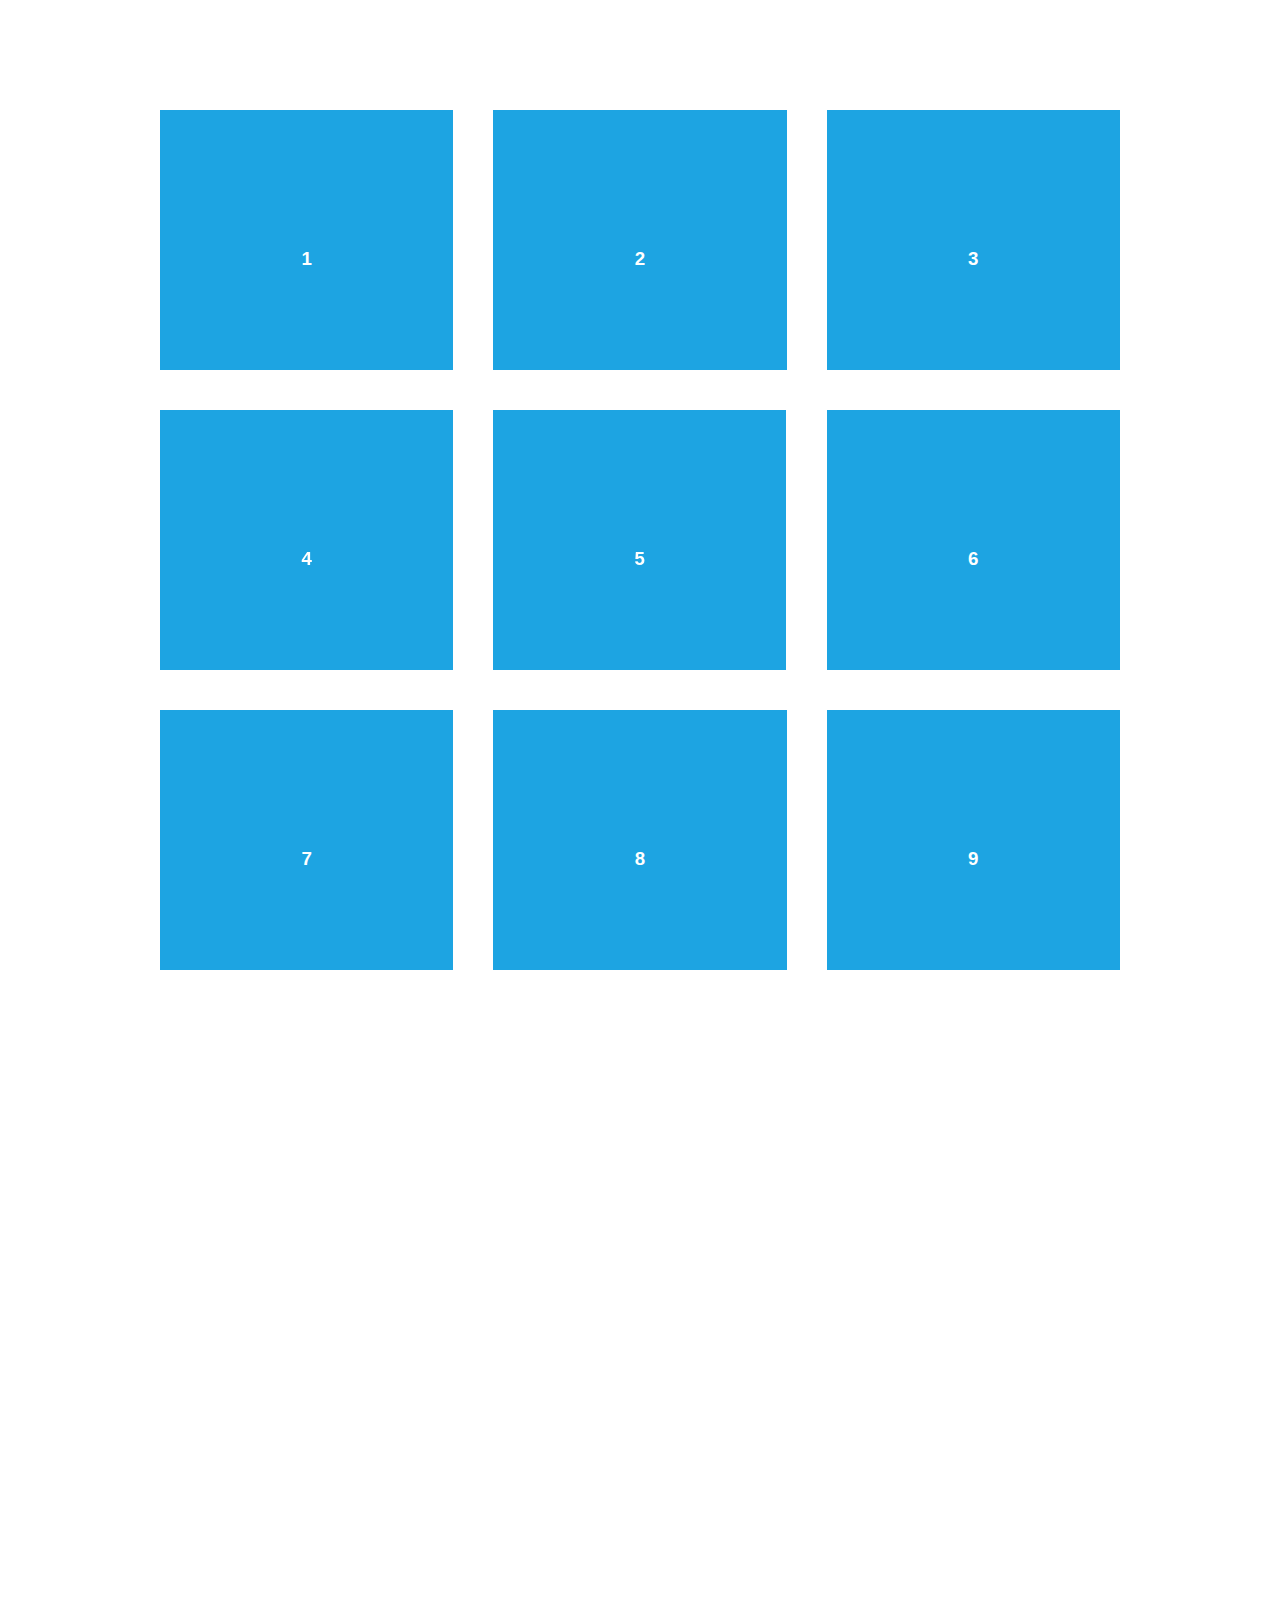
<file: aos/demo/simple.html>
<!DOCTYPE html>
<html>
  <head>
    <meta charset="utf-8">
    <title>AOS - Animate on scroll library</title>
    <meta name="viewport" content="width=device-width">
    <link rel="stylesheet" href="css/styles.css" />
    <link rel="stylesheet" href="../dist/aos.css" />
    <!--[if lt IE 9]>
    <script src="//html5shiv.googlecode.com/svn/trunk/html5.js"></script>
    <![endif]-->
  </head>
  <body>
    <div id="transcroller-body" class="aos-all">
      <div class="aos-item" data-aos="fade-up">
        <div class="aos-item__inner"><h3>1</h3></div>
      </div>
      <div class="aos-item" data-aos="fade-down">
        <div class="aos-item__inner"><h3>2</h3></div>
      </div>
      <div class="aos-item" data-aos="zoom-out-down">
        <div class="aos-item__inner"><h3>3</h3></div>
      </div>
      <div class="aos-item" data-aos="flip-down">
        <div class="aos-item__inner"><h3>4</h3></div>
      </div>
      <div class="aos-item" data-aos="flip-up">
        <div class="aos-item__inner"><h3>5</h3></div>
      </div>
      <div class="aos-item" data-aos="fade-down">
        <div class="aos-item__inner"><h3>6</h3></div>
      </div>
      <div class="aos-item" data-aos="fade-in">
        <div class="aos-item__inner"><h3>7</h3></div>
      </div>
      <div class="aos-item" data-aos="fade-down">
        <div class="aos-item__inner"><h3>8</h3></div>
      </div>
      <div class="aos-item" data-aos="fade-in">
        <div class="aos-item__inner"><h3>9</h3></div>
      </div>
      <div class="aos-item" data-aos="fade-down">
        <div class="aos-item__inner"><h3>10</h3></div>
      </div>
      <div class="aos-item" data-aos="fade-up">
        <div class="aos-item__inner"><h3>11</h3></div>
      </div>
      <div class="aos-item" data-aos="fade-down">
        <div class="aos-item__inner"><h3>12</h3></div>
      </div>
      <div class="aos-item" data-aos="fade-in">
        <div class="aos-item__inner"><h3>13</h3></div>
      </div>
      <div class="aos-item" data-aos="fade-up">
        <div class="aos-item__inner"><h3>14</h3></div>
      </div>
      <div class="aos-item" data-aos="fade-in">
        <div class="aos-item__inner"><h3>15</h3></div>
      </div>
      <div class="aos-item" data-aos="fade-up">
        <div class="aos-item__inner"><h3>16</h3></div>
      </div>
      <div class="aos-item" data-aos="fade-down">
        <div class="aos-item__inner"><h3>17</h3></div>
      </div>
      <div class="aos-item" data-aos="fade-up">
        <div class="aos-item__inner"><h3>18</h3></div>
      </div>
      <div class="aos-item" data-aos="zoom-out">
        <div class="aos-item__inner"><h3>19</h3></div>
      </div>
      <div class="aos-item" data-aos="fade-up">
        <div class="aos-item__inner"><h3>20</h3></div>
      </div>
      <div class="aos-item" data-aos="zoom-out">
        <div class="aos-item__inner"><h3>21</h3></div>
      </div>
      <div class="aos-item" data-aos="fade-in">
        <div class="aos-item__inner"><h3>22</h3></div>
      </div>
      <div class="aos-item" data-aos="zoom-out-up">
        <div class="aos-item__inner"><h3>23</h3></div>
      </div>
      <div class="aos-item" data-aos="zoom-out-down">
        <div class="aos-item__inner"><h3>24</h3></div>
      </div>
      <div class="aos-item" data-aos="fade-in">
        <div class="aos-item__inner"><h3>25</h3></div>
      </div>
      <div class="aos-item" data-aos="fade-in">
        <div class="aos-item__inner"><h3>26</h3></div>
      </div>
      <div class="aos-item" data-aos="fade-in">
        <div class="aos-item__inner"><h3>27</h3></div>
      </div>
      <div class="aos-item" data-aos="fade-in">
        <div class="aos-item__inner"><h3>28</h3></div>
      </div>
      <div class="aos-item" data-aos="fade-in">
        <div class="aos-item__inner"><h3>29</h3></div>
      </div>
      <div class="aos-item" data-aos="fade-in">
        <div class="aos-item__inner"><h3>30</h3></div>
      </div>
      <div class="aos-item" data-aos="fade-in">
        <div class="aos-item__inner"><h3>31</h3></div>
      </div>
      <div class="aos-item" data-aos="fade-in">
        <div class="aos-item__inner"><h3>32</h3></div>
      </div>
      <div class="aos-item" data-aos="fade-in">
        <div class="aos-item__inner"><h3>33</h3></div>
      </div>
      <div class="aos-item" data-aos="fade-in">
        <div class="aos-item__inner"><h3>34</h3></div>
      </div>
      <div class="aos-item" data-aos="fade-in">
        <div class="aos-item__inner"><h3>35</h3></div>
      </div>
      <div class="aos-item" data-aos="fade-in">
        <div class="aos-item__inner"><h3>36</h3></div>
      </div>
      <div class="aos-item" data-aos="fade-in">
        <div class="aos-item__inner"><h3>37</h3></div>
      </div>
      <div class="aos-item" data-aos="fade-in">
        <div class="aos-item__inner"><h3>38</h3></div>
      </div>
      <div class="aos-item" data-aos="fade-in">
        <div class="aos-item__inner"><h3>39</h3></div>
      </div>
      <div class="aos-item" data-aos="fade-in">
        <div class="aos-item__inner"><h3>40</h3></div>
      </div>
      <div class="aos-item" data-aos="fade-in">
        <div class="aos-item__inner"><h3>41</h3></div>
      </div>
      <div class="aos-item" data-aos="fade-in">
        <div class="aos-item__inner"><h3>42</h3></div>
      </div>
    </div>

    <script src="../dist/aos.js"></script>
    <script>
      AOS.init({
        easing: 'ease-in-out-sine'
      });
    </script>

    <!-- <script src="//cdnjs.cloudflare.com/ajax/libs/require.js/2.1.11/require.min.js"></script>
    <script>
      requirejs.config({
          baseUrl: '../dist',
      });

      require(['aos'], function(AOS){
          AOS.init({
              easing: 'ease-in-out-sine'
          });
      });
    </script> -->
  </body>
</html>
</file>
<file: aos/test/fixtures/aos-offset.fixture.html>
<!DOCTYPE html>
<html>
  <head>
    <title></title>
    <style type="text/css">
      * {box-sizing: border-box;}
      body {
        margin: 0; padding: 0 20px; text-align: center;
      }
      .aos-item {
        width: 100%; height: 130px; margin: 0 0 20px 0; background: #ccc;
      }
    </style>
  </head>
  <body class="body">
    <div class="aos-item aos-item--1" data-aos-offset="50" data-aos="fade"></div>
    <div class="aos-item aos-item--2" data-aos-offset="50" data-aos="fade-up"></div>
    <div class="aos-item aos-item--3" data-aos-offset="50" data-aos="fade-down"></div>
    <div class="aos-item aos-item--4" data-aos-offset="50" data-aos="fade-left"></div>
    <div class="aos-item aos-item--5" data-aos-offset="50" data-aos="fade-right"></div>
    <div class="aos-item aos-item--6" data-aos-offset="50" data-aos="flip-up"></div>
    <div class="aos-item aos-item--7" data-aos-offset="50" data-aos="flip-down"></div>
    <div class="aos-item aos-item--8" data-aos-offset="50" data-aos="flip-left"></div>
    <div class="aos-item aos-item--9" data-aos-offset="50" data-aos="flip-right"></div>
    <div class="aos-item aos-item--10" data-aos-offset="50" data-aos="zoom-in"></div>
    <div class="aos-item aos-item--11" data-aos-offset="50" data-aos="zoom-in-up"></div>
    <div class="aos-item aos-item--12" data-aos-offset="50" data-aos="zoom-in-down"></div>
    <div class="aos-item aos-item--13" data-aos-offset="50" data-aos="zoom-in-left"></div>
    <div class="aos-item aos-item--14" data-aos-offset="50" data-aos="zoom-in-right"></div>
    <div class="aos-item aos-item--15" data-aos-offset="50" data-aos="slide-up"></div>
    <div class="aos-item aos-item--16" data-aos-offset="50" data-aos="slide-down"></div>
    <div class="aos-item aos-item--17" data-aos-offset="50" data-aos="slide-left"></div>
    <div class="aos-item aos-item--18" data-aos-offset="50" data-aos="slide-right"></div>
  </body>
</html>
</file>
<file: aos/test/fixtures/aos.fixture.html>
<!DOCTYPE html>
<html>
  <head>
    <title></title>
    <style type="text/css">
      * {box-sizing: border-box;}
      body {
        margin: 0; padding: 0 20px; text-align: center;
      }
      .aos-item {
        width: 100%; height: 130px; margin: 0 0 20px 0; background: #ccc;
      }
    </style>
  </head>
  <body class="body">
    <div class="aos-item aos-item--1" data-aos="fade"></div>
    <div class="aos-item aos-item--2" data-aos="fade-up"></div>
    <div class="aos-item aos-item--3" data-aos="fade-down"></div>
    <div class="aos-item aos-item--4" data-aos="fade-left"></div>
    <div class="aos-item aos-item--5" data-aos="fade-right"></div>
    <div class="aos-item aos-item--6" data-aos="flip-up"></div>
    <div class="aos-item aos-item--7" data-aos="flip-down"></div>
    <div class="aos-item aos-item--8" data-aos="flip-left"></div>
    <div class="aos-item aos-item--9" data-aos="flip-right"></div>
    <div class="aos-item aos-item--10" data-aos="zoom-in"></div>
    <div class="aos-item aos-item--11" data-aos="zoom-in-up"></div>
    <div class="aos-item aos-item--12" data-aos="zoom-in-down"></div>
    <div class="aos-item aos-item--13" data-aos="zoom-in-left"></div>
    <div class="aos-item aos-item--14" data-aos="zoom-in-right"></div>
    <div class="aos-item aos-item--15" data-aos="slide-up"></div>
    <div class="aos-item aos-item--16" data-aos="slide-down"></div>
    <div class="aos-item aos-item--17" data-aos="slide-left"></div>
    <div class="aos-item aos-item--18" data-aos="slide-right"></div>
  </body>
</html>
</file>
<file: css/default.css>
/* ------------------------------------------------------------------ */
/* a. Webfonts and Icon fonts
 ------------------------------------------------------------------ */

@import url("fonts.css");
@import url("fontello/css/fontello.css");
@import url("font-awesome/css/font-awesome.min.css");



/*------------------------------------------------------- */

*,
*:before,
*:after {
   -moz-box-sizing: border-box;
   -webkit-box-sizing: border-box;
   box-sizing: border-box;
}

html {
   font-size: 62.5%;
   -webkit-font-smoothing: antialiased;
}

body {
   background: #fff;
   font-family: 'opensans-regular', sans-serif;
   font-weight: normal;
   font-size: 15px;
   line-height: 30px;
	color: #838C95;

   -webkit-font-smoothing: antialiased; /* Fix for webkit rendering */
	-webkit-text-size-adjust: 100%;
}

/*  2. Typography
       Vertical rhythm with leading derived from 6
--------------------------------------------------------------------- */

h1, h2, h3, h4, h5, h6 {
   color: #313131;
	font-family: 'opensans-bold', sans-serif;
   font-weight: normal;
}
h1 a, h2 a, h3 a, h4 a, h5 a, h6 a { font-weight: inherit; }
h1 { font-size: 38px; line-height: 42px; margin-bottom: 12px; letter-spacing: -1px; }
h2 { font-size: 28px; line-height: 36px; margin-bottom: 6px; }
h3 { font-size: 22px; line-height: 30px; margin-bottom: 12px; }
h4 { font-size: 20px; line-height: 30px; margin-bottom: 6px; }
h5 { font-size: 18px; line-height: 30px; }
h6 { font-size: 14px; line-height: 30px; }
.subheader { }

p { margin: 0 0 30px 0; }
p img { margin: 0; }
p.lead {
   font: 19px/36px 'opensans-light', sans-serif;
   margin-bottom: 18px;
}

/* for 'em' and 'strong' tags, font-size and line-height should be same with
the body tag due to rendering problems in some browsers */
em { font: 15px/30px 'opensans-italic', sans-serif; }
strong, b { font: 15px/30px 'opensans-bold', sans-serif; }
small { font-size: 11px; line-height: inherit; }

/*	Blockquotes */
blockquote {
   margin: 30px 0px;
   padding-left: 40px;
   position: relative;
}
blockquote:before {
   content: "\201C";
   opacity: 0.45;
   font-size: 80px;
   line-height: 0px;
   margin: 0;
   font-family: arial, sans-serif;

   position: absolute;
   top:  30px;
	left: 0;
}
blockquote p {
   font-family: 'librebaskerville-italic', serif;
   padding: 0;
   font-size: 18px;
   line-height: 36px;
}
blockquote cite {
   display: block;
   font-size: 12px;
   font-style: normal;
   line-height: 18px;
}
blockquote cite:before { content: "\2014 \0020"; }
blockquote cite a,
blockquote cite a:visited { color: #8B9798; border: none }

/* ---------------------------------------------------------------------
/*  Pull Quotes Markup
/*
    <aside class="pull-quote">
		<blockquote>
			<p></p>
		</blockquote>
	 </aside>
/*
/* --------------------------------------------------------------------- */
.pull-quote {
   position: relative;
	padding: 18px 30px 18px 0px;
}
.pull-quote:before,
.pull-quote:after {
	height: 1em;
	opacity: 0.45;
	position: absolute;
	font-size: 80px;
   font-family: Arial, Sans-Serif;
}
.pull-quote:before {
	content: "\201C";
	top:  33px;
	left: 0;
}
.pull-quote:after {
	content: '\201D';
	bottom: -33px;
	right: 0;
}
.pull-quote blockquote {
   margin: 0;
}
.pull-quote blockquote:before {
   content: none;
}

/* Abbreviations */
abbr {
   font-family: 'opensans-bold', sans-serif;
	font-variant: small-caps;
	text-transform: lowercase;
   letter-spacing: .5px;
	color: gray;
}
abbr:hover { cursor: help; }

/* drop cap */
.drop-cap:first-letter {
	float: left;
	margin: 0;
	padding: 14px 6px 0 0;
	font-size: 84px;
	font-family: /* Copperplate */ 'opensans-bold', sans-serif;
   line-height: 60px;
	text-indent: 0;
	background: transparent;
	color: inherit;
}

hr { border: solid #E3E3E3; border-width: 1px 0 0; clear: both; margin: 11px 0 30px; height: 0; width: 300px;}


/*  3. Links  ------------------------------------------------------- */

a, a:visited {
   text-decoration: none;
   outline: 0;
   color: #11ABB0;

   -webkit-transition: color .3s ease-in-out;
   -moz-transition: color .3s ease-in-out;
   -o-transition: color .3s ease-in-out;
   transition: color .3s ease-in-out;
}
a:hover, a:focus { color: #313131; }
p a, p a:visited { line-height: inherit; }


/*  4. List  --------------------------------------------------------- */

ul, ol { margin-bottom: 24px; margin-top: 12px; }
ul { list-style: none outside; }
ol { list-style: decimal; }
ol, ul.square, ul.circle, ul.disc { margin-left: 30px; }
ul.square { list-style: square outside; }
ul.circle { list-style: circle outside; }
ul.disc { list-style: disc outside; }
ul ul, ul ol,
ol ol, ol ul { margin: 6px 0 6px 30px; }
ul ul li, ul ol li,
ol ol li, ol ul li { margin-bottom: 6px; }
li { line-height: 18px; margin-bottom: 12px; }
ul.large li { }
li p { }

/* ---------------------------------------------------------------------
/*  Stats Tab Markup

    <ul class="stats-tabs">
		<li><a href="#">[value]<b>[name]</b></a></li>
	 </ul>

    Extend this object into your markup.
/*
/* --------------------------------------------------------------------- */
.stats-tabs {
   padding: 0;
   margin: 24px 0;
}
.stats-tabs li {
	display: inline-block;
	margin: 0 10px 18px 0;
	padding: 0 10px 0 0;
	border-right: 1px solid #ccc;
}
.stats-tabs li:last-child {
	margin: 0;
	padding: 0;
	border: none;
}
.stats-tabs li a {
	display: inline-block;
	font-size: 22px;
	font-family: 'opensans-bold', sans-serif;
   border: none;
   color: #313131;
}
.stats-tabs li a:hover {
   color:#11ABB0;
}
.stats-tabs li a b {
	display: block;
	margin: 6px 0 0 0;
	font-size: 13px;
	font-family: 'opensans-regular', sans-serif;
   color: #8B9798;
}

/* definition list */
dl { margin: 12px 0; }
dt { margin: 0; color:#11ABB0; }
dd { margin: 0 0 0 20px; }

/* Lining Definition Style Markup */
.lining dt,
.lining dd {
	display: inline;
	margin: 0;
}
.lining dt + dt:before,
.lining dd + dt:before {
	content: "\A";
	white-space: pre;
}
.lining dd + dd:before {
	content: ", ";
}
.lining dd:before {
	content: ": ";
	margin-left: -0.2em;
}

/* Dictionary Definition Style Markup */
.dictionary-style dt {
	display: inline;
	counter-reset: definitions;
}
.dictionary-style dt + dt:before {
	content: ", ";
	margin-left: -0.2em;
}
.dictionary-style dd {
	display: block;
	counter-increment: definitions;
}
.dictionary-style dd:before {
	content: counter(definitions, decimal) ". ";
}

/* Pagination */
.pagination {
   margin: 36px auto;
   text-align: center;
}
.pagination ul li {
   display: inline-block;
   margin: 0;
   padding: 0;
}
.pagination .page-numbers {
   font: 15px/18px 'opensans-bold', sans-serif;
   display: inline-block;
   padding: 6px 10px;
   margin-right: 3px;
   margin-bottom: 6px;
	color: #6E757C;
	background-color: #E6E8EB;

	-webkit-transition: all 200ms ease-in-out;
	-moz-transition: all 200ms ease-in-out;
	-o-transition: all 200ms ease-in-out;
	-ms-transition: all 200ms ease-in-out;
	transition: all 200ms ease-in-out;

   -moz-border-radius: 3px;
   -webkit-border-radius: 3px;
   -khtml-border-radius: 3px;
	border-radius: 3px;
}
.pagination .page-numbers:hover {
   background: #838A91;
   color: #fff;
}
.pagination .current,
.pagination .current:hover {
   background-color: #11ABB0;
   color: #fff;
}
.pagination .inactive,
.pagination .inactive:hover {
   background-color: #E6E8EB;
	color: #A9ADB2;
}
.pagination .prev, .pagination .next {}

/*  5. Images  --------------------------------------------------------- */

img {
   max-width: 100%;
   height: auto;
}
img.pull-right { margin: 12px 0px 0px 18px; }
img.pull-left { margin: 12px 18px 0px 0px; }

/*  6. Buttons  --------------------------------------------------------- */

.button,
.button:visited,
button,
input[type="submit"],
input[type="reset"],
input[type="button"] {
   font: 16px/30px 'opensans-bold', sans-serif;
   background: #11ABB0;
   display: inline-block;
	text-decoration: none;
   letter-spacing: 0;
   color: #fff;
	padding: 12px 20px;
	margin-bottom: 18px;
   border: none;
   cursor: pointer;
   height: auto;

   -webkit-transition: all .2s ease-in-out;
	-moz-transition: all .2s ease-in-out;
	-o-transition: all .2s ease-in-out;
	-ms-transition: all .2s ease-in-out;
	transition: all .2s ease-in-out;

   -moz-border-radius: 3px;
   -webkit-border-radius: 3px;
   -khtml-border-radius: 3px;
   border-radius: 3px;
}

.button:hover,
button:hover,
input[type="submit"]:hover,
input[type="reset"]:hover,
input[type="button"]:hover {
   background: #3d4145;
   color: #fff;
}

.button:active,
button:active,
input[type="submit"]:active,
input[type="reset"]:active,
input[type="button"]:active {
   background: #3d4145;
   color: #fff;
}

.button.full-width,
button.full-width,
input[type="submit"].full-width,
input[type="reset"].full-width,
input[type="button"].full-width {
	width: 100%;
	padding-left: 0 !important;
	padding-right: 0 !important;
	text-align: center;
}

/* Fix for odd Mozilla border & padding issues */
button::-moz-focus-inner,
input::-moz-focus-inner {
    border: 0;
    padding: 0;
}


/*  7. Forms  --------------------------------------------------------- */

form { margin-bottom: 24px; }
fieldset { margin-bottom: 24px; }

input[type="text"],
input[type="password"],
input[type="email"],
textarea,
select {
   display: block;
   padding: 18px 15px;
   margin: 0 0 24px 0;
   border: 0;
   outline: none;
   vertical-align: middle;
   min-width: 500px;
	max-width: 90%;
   font-size: 15px;
   line-height: 24px;
	color: #647373;
	background: #D3D9D9;

}

/* select { padding: 0;
   width: 220px;
   } */

input[type="text"]:focus,
input[type="password"]:focus,
input[type="email"]:focus,
textarea:focus {
   color: #B3B7BC;
	background-color: #3d4145;
}

textarea { min-height: 220px; }

label,
legend {
   font: 16px/24px 'opensans-bold', sans-serif;
	margin: 12px 0;
   color: #3d4145;
   display: block;
}
label span,
legend span {
	color: #8B9798;
   font: 14px/24px 'opensans-regular', sans-serif;
}

input[type="checkbox"],
input[type="radio"] {
    font-size: 15px;
    color: #737373;
}

input[type="checkbox"] { display: inline; }

/* ------------------------------------------------------------------ */
/* d. Grid
---------------------------------------------------------------------
   gutter = 40px.
/* ------------------------------------------------------------------ */

/* default
--------------------------------------------------------------- */
.row {
   width: 96%;
   max-width: 1020px;
   margin: 0 auto;
}
/* fixed width for IE8 */
.ie .row { width: 1000px ; }

.narrow .row { max-width: 980px; }

.row .row { width: auto; max-width: none; margin: 0 -20px; }

/* row clearing */
.row:before,
.row:after {
    content: " ";
    display: table;
}
.row:after {
    clear: both;
}

.column, .columns {
   position: relative;
   padding: 0 20px;
   min-height: 1px;
   float: left;
}
.column.centered, .columns.centered  {
    float: none;
    margin: 0 auto;
}

/* removed gutters */
.row.collapsed > .column,
.row.collapsed > .columns,
.column.collapsed, .columns.collapsed  { padding: 0; }

[class*="column"] + [class*="column"]:last-child { float: right; }
[class*="column"] + [class*="column"].end { float: right; }

/* column widths */
.row .one         { width: 8.33333%; }
.row .two         { width: 16.66667%; }
.row .three       { width: 25%; }
.row .four        { width: 33.33333%; }
.row .five        { width: 41.66667%; }
.row .six         { width: 50%; }
.row .seven       { width: 58.33333%; }
.row .eight       { width: 66.66667%; }
.row .nine        { width: 75%; }
.row .ten         { width: 83.33333%; }
.row .eleven      { width: 91.66667%; }
.row .twelve      { width: 100%; }

/* Offsets */
.row .offset-1    { margin-left: 8.33333%; }
.row .offset-2    { margin-left: 16.66667%; }
.row .offset-3    { margin-left: 25%; }
.row .offset-4    { margin-left: 33.33333%; }
.row .offset-5    { margin-left: 41.66667%; }
.row .offset-6    { margin-left: 50%; }
.row .offset-7    { margin-left: 58.33333%; }
.row .offset-8    { margin-left: 66.66667%; }
.row .offset-9    { margin-left: 75%; }
.row .offset-10   { margin-left: 83.33333%; }
.row .offset-11   { margin-left: 91.66667%; }

/* Push/Pull */
.row .push-1      { left: 8.33333%; }
.row .pull-1      { right: 8.33333%; }
.row .push-2      { left: 16.66667%; 	}
.row .pull-2      { right: 16.66667%; }
.row .push-3      { left: 25%; }
.row .pull-3      { right: 25%;	}
.row .push-4      { left: 33.33333%; }
.row .pull-4      { right: 33.33333%; }
.row .push-5      { left: 41.66667%; }
.row .pull-5      { right: 41.66667%; }
.row .push-6      { left: 50%; }
.row .pull-6      { right: 50%; }
.row .push-7      { left: 58.33333%; }
.row .pull-7      { right: 58.33333%; }
.row .push-8      { left: 66.66667%; 	}
.row .pull-8      { right: 66.66667%; }
.row .push-9      { left: 75%; }
.row .pull-9      { right: 75%; }
.row .push-10     { left: 83.33333%; }
.row .pull-10     { right: 83.33333%; }
.row .push-11     { left: 91.66667%; }
.row .pull-11     { right: 91.66667%; }

/* block grids
--------------------------------------------------------------------- */
.bgrid-sixths [class*="column"]   { width: 16.66667%; }
.bgrid-quarters [class*="column"] { width: 25%; }
.bgrid-thirds [class*="column"]   { width: 33.33333%; }
.bgrid-halves [class*="column"]   { width: 50%; }

[class*="bgrid"] [class*="column"] + [class*="column"]:last-child { float: left; }

/* Left clearing for block grid columns - columns that changes width in
different screen sizes. Allows columns with different heights to align
properly.
--------------------------------------------------------------------- */
.first { clear: left; }   /* first column in default screen */
.s-first { clear: none; } /* first column in smaller screens */

/* smaller screens
--------------------------------------------------------------- */
@media only screen and (max-width: 900px) {

   /* block grids on small screens */
   .s-bgrid-sixths [class*="column"]   { width: 16.66667%; }
   .s-bgrid-quarters [class*="column"] { width: 25%; }
   .s-bgrid-thirds [class*="column"]   { width: 33.33333%; }
   .s-bgrid-halves [class*="column"]   { width: 50%; }

   /* block grids left clearing */
   .first { clear: none; }
   .s-first { clear: left; }

}

/* mobile wide/smaller tablets
--------------------------------------------------------------- */
@media only screen and (max-width: 767px) {

   .row {
	   width: 460px;
	   margin: 0 auto;
      padding: 0;
	}
   .column, .columns {
	   width: auto !important;
	   float: none;
	   margin-left: 0;
	   margin-right: 0;
      padding: 0 30px;
   }
   .row .row { width: auto; max-width: none; margin: 0 -30px; }

   [class*="column"] + [class*="column"]:last-child { float: none; }
   [class*="bgrid"] [class*="column"] + [class*="column"]:last-child { float: none; }

   /* Offsets */
   .row .offset-1    { margin-left: 0%; }
   .row .offset-2    { margin-left: 0%; }
   .row .offset-3    { margin-left: 0%; }
   .row .offset-4    { margin-left: 0%; }
   .row .offset-5    { margin-left: 0%; }
   .row .offset-6    { margin-left: 0%; }
   .row .offset-7    { margin-left: 0%; }
   .row .offset-8    { margin-left: 0%; }
   .row .offset-9    { margin-left: 0%; }
   .row .offset-10   { margin-left: 0%; }
   .row .offset-11   { margin-left: 0%; }
}

/* mobile narrow
--------------------------------------------------------------- */
@media only screen and (max-width: 460px) {

   .row { width: auto; }

}

/* larger screens
--------------------------------------------------------------- */
@media screen and (min-width: 1200px) {

   .wide .row { max-width: 1180px; }

}

/* ------------------------------------------------------------------ */
/* e. Others
/* ------------------------------------------------------------------ */

/*  1. Clearing
    (http://nicolasgallagher.com/micro-clearfix-hack/
--------------------------------------------------------------------- */

.cf:before,
.cf:after {
    content: " ";
    display: table;
}
.cf:after {
    clear: both;
}

/*  2. Misc -------------------------------------------------------- */

.remove-bottom { margin-bottom: 0 !important; }
.half-bottom { margin-bottom: 12px !important; }
.add-bottom { margin-bottom: 24px !important; }
.no-border { border: none; }

.text-center  { text-align: center !important; }
.text-left    { text-align: left !important; }
.text-right   { text-align: right !important; }
.pull-left    { float: left !important; }
.pull-right   { float: right !important; }
.align-center {
	margin-left: auto !important;
	margin-right: auto !important;
	text-align: center !important;
}
</file>
<file: css/layout.css>
/*
=====================================================================
*   Ceevee v1.0 Layout Stylesheet
*   url: styleshout.com
*   03-18-2014
=====================================================================

   TOC:
   a. General Styles
   b. Header Styles
   c. About Section
   d. Resume Section
   e. Portfolio Section
   f. Call To Action Section
   g. Testimonials Section
   h. Contact Section
   i. Footer

===================================================================== */

/* ------------------------------------------------------------------ */
/* a. General Styles
/* ------------------------------------------------------------------ */

body { background: #0f0f0f; }

/* ------------------------------------------------------------------ */
/* b. Header Styles
/* ------------------------------------------------------------------ */

header {
   position: relative;
   height: 800px;
   min-height: 500px;
   width: 100%;
   background: #161415 url(../images/header-background.jpg) no-repeat top center;
   background-size: cover !important;
	-webkit-background-size: cover !important;
   text-align: center;
   overflow: hidden;
}

/* vertically center banner section */
header:before {
   content: '';
   display: inline-block;
   vertical-align: middle;
   height: 100%;
}
header .banner {
   display: inline-block;
   vertical-align: middle;
   margin: 0 auto;
   width: 85%;
   padding-bottom: 30px;s
   text-align: center;
}

header .banner-text { width: 100%; padding-top:150px; }
header .banner-text h1 {
   font: 90px/1.1em 'opensans-bold', sans-serif;
   color: #fff;
   letter-spacing: -2px;
   margin: 0 auto 18px auto;
   text-shadow: 0px 1px 3px rgba(0, 0, 0, .8);
}
header .banner-text h3 {
   font: 18px/1.9em 'librebaskerville-regular', serif;
   color: #A8A8A8;
   margin: 0 auto;
   width: 70%;
   text-shadow: 0px 1px 2px rgba(0, 0, 0, .5);
}
header .banner-text h3 span,
header .banner-text h3 a {
   color: #fff;
}
header .banner-text hr {
   width: 60%;
   margin: 18px auto 24px auto;
   border-color: #2F2D2E;
   border-color: rgba(150, 150, 150, .1);
}

/* header social links */
header .social {
   margin: 24px 0;
   padding: 0;
   font-size: 30px;
   text-shadow: 0px 1px 2px rgba(0, 0, 0, .8);
}
header .social li {
   display: inline-block;
   margin: 0 15px;
   padding: 0;
}
header .social li a { color: #fff; }
header .social li a:hover { color: #11ABB0; }

/* scrolldown link */
header .scrolldown a {
   position: absolute;
   bottom: 30px;
   left: 50%;
   margin-left: -29px;
   color: #fff;
   display: block;
   height: 42px;
   width: 42px;
   font-size: 42px;
   line-height: 42px;
   color: #fff;
   border-radius: 100%;

   -webkit-transition: all .3s ease-in-out;
   -moz-transition: all .3s ease-in-out;
   -o-transition: all .3s ease-in-out;
   transition: all .3s ease-in-out;
}
header .scrolldown a:hover { color: #11ABB0; }

/* primary navigation
--------------------------------------------------------------------- */
#nav-wrap ul, #nav-wrap li, #nav-wrap a {
	 margin: 0;
	 padding: 0;
	 border: none;
	 outline: none;
}

/* nav-wrap */
#nav-wrap {
   font: 12px 'opensans-bold', sans-serif;
   width: 100%;
   text-transform: uppercase;
   letter-spacing: 2.5px;
   margin: 0 auto;
   z-index: 100;
   position: fixed;
   left: 0;
   top: 0;
}
.opaque { background-color: #333; }

/* hide toggle button */
#nav-wrap > a.mobile-btn { display: none; }

ul#nav {
   min-height: 48px;
   width: auto;

   /* center align the menu */
   text-align: center;
}
ul#nav li {
   position: relative;
   list-style: none;
   height: 48px;
   display: inline-block;
}

/* Links */
ul#nav li a {

/* 8px padding top + 8px padding bottom + 32px line-height = 48px */

   display: inline-block;
   padding: 8px 13px;
   line-height: 32px;
	text-decoration: none;
   text-align: left;
   color: #fff;

	-webkit-transition: color .2s ease-in-out;
	-moz-transition: color .2s ease-in-out;
	-o-transition: color .2s ease-in-out;
	-ms-transition: color .2s ease-in-out;
	transition: color .2s ease-in-out;
}

ul#nav li a:active { background-color: transparent !important; }
ul#nav li.current a { color: #F06000; }


/* ------------------------------------------------------------------ */
/* c. About Section
/* ------------------------------------------------------------------ */

#about {
   background: #2B2B2B;
   padding-top: 96px;
   padding-bottom: 66px;
   overflow: hidden;
}

#about a, #about a:visited  { color: #fff; }
#about a:hover, #about a:focus { color: #11ABB0; }

#about h2 {
   font: 22px/30px 'opensans-bold', sans-serif;
   color: #fff;
   margin-bottom: 12px;
}
#about p {
   line-height: 30px;
   color: #7A7A7A;
}
#about .profile-pic {
   position: relative;
   width: 140px;
   height: 170px;
   border-radius: 100%;
}
#about .contact-details { width: 41.66667%; }
#about .download {
   width: 58.33333%;
   padding-top: 6px;
}
#about .main-col { padding-right: 5%; }
#about .download .button {
   margin-top: 6px;
   background: #444;
}
#about .download .button:hover {
   background: #fff;
   color: #2B2B2B;
}
#about .download .button i {
   margin-right: 15px;
   font-size: 20px;
}


/* ------------------------------------------------------------------ */
/* d. Resume Section
/* ------------------------------------------------------------------ */

#resume {
   background: #fff;
   padding-top: 90px;
   padding-bottom: 72px;
   overflow: hidden;
}

#resume a, #resume a:visited  { color: #11ABB0; }
#resume a:hover, #resume a:focus { color: #313131; }

#resume h1 {
   font: 18px/24px 'opensans-bold', sans-serif;
   text-transform: uppercase;
   letter-spacing: 1px;
}
#resume h1 span {
   border-bottom: 3px solid #11ABB0;
   padding-bottom: 6px;
}
#resume h3 {
   font: 25px/30px 'opensans-bold', sans-serif;
}

#resume .header-col { padding-top: 9px; }
#resume .main-col { padding-right: 10%; }

.education, .work {
   margin-bottom: 48px;
   padding-bottom: 24px;
   border-bottom: 1px solid #E8E8E8;
}
#resume .info {
   font: 16px/24px 'librebaskerville-italic', serif;
   color: #6E7881;
   margin-bottom: 18px;
   margin-top: 9px;
}
#resume .info span {
   margin-right: 5px;
   margin-left: 5px;
}
#resume .date {
   font: 15px/24px 'opensans-regular', sans-serif;
   margin-top: 6px;
}

#resume .skills {
   margin-bottom: 48px;
   padding-bottom: 24px;
   border-bottom: 1px solid #E8E8E8;
}
#resume .skills h1 {
   font-size: 30px;
}
#resume .skills img {
   padding-top: 20px;
   padding-right: 20px;
}
#resume .skills .circle {
   display: inline-block !important;
   padding-top: 40px;
   padding:10px;
}
#resume .cplus {
   color:#0984e3;
}
#resume .python {
   color:#fdcb6e;#d63031
}
#resume .sql {
   color:#d63031;
}
#resume .html {
   color:#6ab04c;
}
#resume .css {
   color:#130f40;
}
#resume .javascript {
   color:#ff7979;
}
/* ---------
/* ------------------------------------------------------------------ */
/* e. Portfolio Section
/* ------------------------------------------------------------------ */

#portfolio {
   background: #ebeeee;
   padding-top: 50px;
   padding-bottom: 60px;
}
#portfolio h1 {
   font: 28px/28px 'opensans-semibold', sans-serif;
   text-transform: uppercase;
   letter-spacing: 1px;
   text-align: center;
   margin-bottom: 50px;
   color: #95A3A3;
}
#portfolio h2 {
   text-transform: uppercase;
   text-align: center;
   color: #95A3A3;
}
/* Portfolio Content */
#portfolio-wrapper .columns { margin-bottom: 36px; }
.portfolio-item .item-wrap {
   background: #fff;
   overflow: hidden;
   position: static;

   -webkit-transition: all 0.3s ease-in-out;
	-moz-transition: all 0.3s ease-in-out;
	-o-transition: all 0.3s ease-in-out;
	-ms-transition: all 0.3s ease-in-out;
	transition: all 0.3s ease-in-out;
}
.portfolio-item .item-wrap a {
   display: block;
   cursor: pointer;
}

/* overlay */
.portfolio-item .item-wrap .overlay {
   position: absolute;
   left: 0;
   top: 0;
   width: 100%;
   height: 100%;

	opacity: 0;
	-moz-opacity: 0;
	filter:alpha(opacity=0);

   -webkit-transition: opacity 0.3s ease-in-out;
	-moz-transition: opacity 0.3s ease-in-out;
	-o-transition: opacity 0.3s ease-in-out;
	transition: opacity 0.3s ease-in-out;

   background: url(../images/overlay-bg.png) repeat;
}
.portfolio-item .item-wrap .link-icon {
   display: block;
   color: #fff;
   height: 30px;
   width: 30px;
   font-size: 18px;
   line-height: 30px;
   text-align: center;

   opacity: 0;
	-moz-opacity: 0;
	filter:alpha(opacity=0);

   -webkit-transition: opacity 0.3s ease-in-out;
	-moz-transition: opacity 0.3s ease-in-out;
	-o-transition: opacity 0.3s ease-in-out;
	transition: opacity 0.3s ease-in-out;

   position: absolute;
   top: 50%;
   left: 50%;
   margin-left: -15px;
   margin-top: -15px;
}
.portfolio-item .item-wrap img {
   width: auto;
   height: 200px;
   vertical-align: bottom;
}
.portfolio-item .portfolio-item-meta { padding: 18px }
.portfolio-item .portfolio-item-meta h5 {
   font: 14px/21px 'opensans-bold', sans-serif;
   color: #fff;
}
.portfolio-item .portfolio-item-meta p {
   font: 12px/18px 'opensans-light', sans-serif;
   color: #c6c7c7;
   margin-bottom: 0;
}

/* on hover */
.portfolio-item:hover .overlay {
	opacity: 1;
	-moz-opacity: 1;
	filter:alpha(opacity=100);
}
.portfolio-item:hover .link-icon {
   opacity: 1;
	-moz-opacity: 1;
	filter:alpha(opacity=100);
}

/* popup modal */
.popup-modal {
	max-width: 550px;
	background: #fff;
	position: relative;
	margin: 0 auto;
}
.popup-modal .description-box { padding: 12px 36px 18px 36px; }
.popup-modal .description-box h4 {
   font: 15px/24px 'opensans-bold', sans-serif;
	margin-bottom: 12px;
   color: #111;
}
.popup-modal .description-box p {
	font: 14px/24px 'opensans-regular', sans-serif;
   color: #A1A1A1;
   margin-bottom: 12px;
}
.popup-modal .description-box .categories {
   font: 11px/21px 'opensans-light', sans-serif;
   color: #A1A1A1;
   text-transform: uppercase;
   letter-spacing: 2px;
   display: block;
   text-align: left;
}
.popup-modal .description-box .categories i {
   margin-right: 8px;
}
.popup-modal .link-box {
   padding: 18px 36px;
   background: #111;
   text-align: left;
}
.popup-modal .link-box a {
   color: #fff;
	font: 11px/21px 'opensans-bold', sans-serif;
	text-transform: uppercase;
   letter-spacing: 3px;
   cursor: pointer;
}
.popup-modal a:hover {	color: #00CCCC; }
.popup-modal a.popup-modal-dismiss { margin-left: 24px; }


/* fadein/fadeout effect for modal popup
/* ------------------------------------------------------------------ */

/* content at start */
.mfp-fade.mfp-wrap .mfp-content .popup-modal {
   opacity: 0;
   -webkit-transition: all 200ms ease-in-out;
	-moz-transition: all 200ms ease-in-out;
	-o-transition: all 200ms ease-in-out;
	-ms-transition: all 200ms ease-in-out;
   transition: all 200ms ease-in-out;
}
/* content fadein */
.mfp-fade.mfp-wrap.mfp-ready .mfp-content .popup-modal {
   opacity: 1;
}
/* content fadeout */
.mfp-fade.mfp-wrap.mfp-removing .mfp-content .popup-modal {
   opacity: 0;
}

/* ------------------------------------------------------------------ */
/* f. Call To Action Section
/* ------------------------------------------------------------------ */

#call-to-action {
   background: #212121;
   padding-top: 66px;
   padding-bottom: 48px;
}
#call-to-action h1 {
   font: 18px/24px 'opensans-bold', sans-serif;
   text-transform: uppercase;
   letter-spacing: 3px;
   color: #fff;
}
#call-to-action h1 span { display: none; }
#call-to-action .header-col h1:before {
   font-family: 'FontAwesome';
   content: "\f0ac";
	padding-right: 10px;
	font-size: 72px;
   line-height: 72px;
   text-align: left;
   float: left;
   color: #fff;
}
#call-to-action .action {
   margin-top: 12px;
}
#call-to-action h2 {
   font: 28px/36px 'opensans-bold', sans-serif;
   color: #EBEEEE;
   margin-bottom: 6px;
}
#call-to-action h2 a {
   color: inherit;
}
#call-to-action p {
   color: #636363;
   font-size: 17px;
}
/*#
call-to-action .button {
	color:#fff;
   background: #0D0D0D;
}
*/
#call-to-action .button:hover,
#call-to-action .button:active {
   background: #FFFFFF;
   color: #0D0D0D;
}
#call-to-action p span {
	font-family: 'opensans-semibold', sans-serif; 
	color: #D8D8D8;
}

/* ------------------------------------------------------------------
/* g. Testimonials
/* ------------------------------------------------------------------ */

#testimonials {
   background: #1F1F1F url(../images/testimonials-bg.jpg) no-repeat center center;
   background-size: cover !important;
	-webkit-background-size: cover !important;
   background-attachment: fixed;

   position: relative;
   min-height: 200px;
   width: 100%;
   overflow: hidden;
}
#testimonials .text-container {
   padding-top: 96px;
   padding-bottom: 66px;
}
#testimonials h1 {
   font: 18px/24px 'opensans-bold', sans-serif;   
   text-transform: uppercase;
   letter-spacing: 3px;
   color: #fff;
}
#testimonials h1 span { display: none; }
#testimonials .header-col { padding-top: 9px; }
#testimonials .header-col h1:before {
   font-family: 'FontAwesome';
   content: "\f10d";
	padding-right: 10px;
	font-size: 72px;
   line-height: 72px;
   text-align: left;
   float: left;
   color: #fff;
}

/*	Blockquotes */
#testimonials blockquote {
   margin: 0 0px 30px 0px;
   padding-left: 0;
   position: relative;
   text-shadow: 0px 1px 3px rgba(0, 0, 0, 1);
}
#testimonials blockquote:before { content: none; }
#testimonials blockquote p {
   font-family: 'librebaskerville-italic', serif;
   padding: 0;
   font-size: 24px;
   line-height: 48px;
   color: #fff
}
#testimonials blockquote cite {
   display: block;
   font-size: 12px;
   font-style: normal;
   line-height: 18px;
   color: #fff;
}
#testimonials blockquote cite:before { content: "\2014 \0020"; }
#testimonials blockquote cite a,
#testimonials blockquote cite a:visited { color: #8B9798; border: none }

/* Flex Slider
/* ------------------------------------------------------------------ */

/* Reset */
.flexslider a:active,
.flexslider a:focus  { outline: none; }
.slides,
.flex-control-nav,
.flex-direction-nav { margin: 0; padding: 0; list-style: none; }
.slides li { margin: 0; padding: 0;}

/* Necessary Styles */
.flexslider {
   position: relative;
   zoom: 1;
   margin: 0;
   padding: 0;
}
.flexslider .slides { zoom: 1; }
.flexslider .slides > li { position: relative; }

/* Hide the slides before the JS is loaded. Avoids image jumping */
.flexslider .slides > li { display: none; -webkit-backface-visibility: hidden; }
/* Suggested container for slide animation setups. Can replace this with your own */
.flex-container { zoom: 1; position: relative; }

/* Clearfix for .slides */
.slides:before,
.slides:after {
   content: " ";
   display: table;
}
.slides:after {
   clear: both;
}

/* No JavaScript Fallback */
/* If you are not using another script, such as Modernizr, make sure you
 * include js that eliminates this class on page load */
.no-js .slides > li:first-child { display: block; }

/* Slider Styles */
.slides { zoom: 1; }
.slides > li {
   /*margin-right: 5px; */
   overflow: hidden;
}

/* Control Nav */
.flex-control-nav {
    width: 100%;
    position: absolute;
    bottom: -20px;
    text-align: left;
}
.flex-control-nav li {
    margin: 0 6px;
    display: inline-block;
    zoom: 1;
    *display: inline;
}
.flex-control-paging li a {
    width: 12px;
    height: 12px;
    display: block;
    background: #ddd;
    background: rgba(255, 255, 255, .3);
    cursor: pointer;
    text-indent: -9999px;
    -webkit-border-radius: 20px;
    -moz-border-radius: 20px;
    -o-border-radius: 20px;
    border-radius: 20px;
    box-shadow: inset 0 0 3px rgba(255, 255, 255, .3);
}
.flex-control-paging li a:hover {
    background: #CCC;
    background: rgba(255, 255, 255, .7);
}
.flex-control-paging li a.flex-active {
    background: #fff;
    background: rgba(255, 255, 255, .9);
    cursor: default;
}

/* ------------------------------------------------------------------ */
/* h. Contact Section
/* ------------------------------------------------------------------ */

#contact {
   background: #191919;
   padding-top: 50px;
   padding-bottom: 102px;
   color: #636363;
   text-align: center;

}

#contact h3 {
   padding-bottom: 20px;
}
#contact .formrow {
   display: flexbox;
}
/* ------------------------------------------------------------------ */
/* i. Footer
/* ------------------------------------------------------------------ */

footer {
   padding-top: 48px;
   margin-bottom: 48px;
   color: #303030;
   font-size: 14px;
   text-align: center;
   position: relative;
}

footer a, footer a:visited { color: #525252; }
footer a:hover, footer a:focus { color: #fff; }

/* copyright */
footer .copyright {
    margin: 0;
    padding: 0;
 }
footer .copyright li {
    display: inline-block;
    margin: 0;
    padding: 0;
    line-height: 24px;
}
.ie footer .copyright li {
   display: inline;
}
footer .copyright li:before {
    content: "\2022";
    padding-left: 10px;
    padding-right: 10px;
    color: #095153;
}
footer .copyright  li:first-child:before {
    display: none;
}

/* social links */
footer .social-links {
   margin: 18px 0 30px 0;
   padding: 0;
   font-size: 30px;
}
footer .social-links li {
    display: inline-block;
    margin: 0;
    padding: 0;
    margin-left: 42px;
    color: #F06000;
}

footer .social-links li:first-child { margin-left: 0; }

/* Go To Top Button */
#go-top {
	position: absolute;
	top: -24px;
   left: 50%;
   margin-left: -30px;
}
#go-top a {
	text-decoration: none;
	border: 0 none;
	display: block;
	width: 60px;
	height: 60px;
	background-color: #525252;

	-webkit-transition: all 0.2s ease-in-out;
   -moz-transition: all 0.2s ease-in-out;
   -o-transition: all 0.2s ease-in-out;
   -ms-transition: all 0.2s ease-in-out;
   transition: all 0.2s ease-in-out;

   color: #fff;
   font-size: 21px;
   line-height: 60px;
 	border-radius: 100%;
}
#go-top a:hover { background-color: #0F9095; }
</file>
<file: css/media-queries.css>
/* ==================================================================

*   Ceevee Media Queries
*   url: styleshout.com
*   03-18-2014

/* ================================================================== */


/* screenwidth less than 1024px
--------------------------------------------------------------------- */
@media only screen and (max-width: 1024px) {

    /* header styles
   ------------------------------------------------------------------ */
   header .banner-text h1 {
      font: 80px/1.1em 'opensans-bold', sans-serif;
      letter-spacing: -1px;
      margin: 0 auto 12px auto;
   }

}

/* screenwidth less than 900px
--------------------------------------------------------------------- */
@media only screen and (max-width: 900px) {

    /* header styles
   ------------------------------------------------------------------ */
   header .banner { padding-bottom: 12px; }
   header .banner-text h1 {
      font: 78px/1.1em 'opensans-bold', sans-serif;
      letter-spacing: -1px;      
   }
   header .banner-text h3 {
      font: 17px/1.9em 'librebaskerville-regular', serif;
      width: 80%;
   }
   header .banner-text hr {
      width: 65%;
      margin: 12px auto;
   }
   /* nav-wrap */
   #nav-wrap {
      font: 11px 'opensans-bold', sans-serif;
      letter-spacing: 1.5px;
   }


   /* About Section
   ------------------------------------------------------------------- */
   #about .profile-pic {
      width: 114px;
      height: 114px;
      margin-left: 12px;
   }
   #about .contact-details { width: 50%; }
   #about .download { width: 50%; }

   /* Resume Section
   ------------------------------------------------------------------- */
   #resume h1 { font: 16px/24px 'opensans-bold', sans-serif; }
   #resume .main-col { padding-right: 5%; }   

   /* Testimonials Section
   ------------------------------------------------------------------- */
   #testimonials .header-col h1:before {
      font-size: 66px;
      line-height: 66px;
   }
   #testimonials blockquote p {
      font-size: 22px;
      line-height: 46px;      
   }

    /* Call to Action Section
   ------------------------------------------------------------------- */
   #call-to-action .header-col h1:before {
      font-size: 66px;
      line-height: 66px;
   }

   /* Contact Section
   ------------------------------------------------------------------- */
   #contact .section-head { margin-bottom: 30px; }
   #contact .header-col h1:before {
      font-size: 66px;
      line-height: 66px;
   }
   #contact .section-head p.lead { font: 17px/33px opensans-light, sans-serif; }


}

/* mobile wide/smaller tablets
---------------------------------------------------------------------- */

@media only screen and (max-width: 767px) {

   /* mobile navigation
   -------------------------------------------------------------------- */
   #nav-wrap {
      font: 12px 'opensans-bold', sans-serif;
      background: transparent !important;
      letter-spacing: 1.5px;  
      width: auto;
      position: fixed;
      top: 0;
      right: 0;
   }
   #nav-wrap > a {
	   width: 48px;
		height: 48px;
		text-align: left;
		background-color: #CC5200;
		position: relative;
      border: none;
      float: right;

      font: 0/0 a;
      text-shadow: none;
      color: transparent;

      position: relative;
      top: 0px;
      right: 30px;
   }

	#nav-wrap > a:before,
   #nav-wrap > a:after {
	   position: absolute;
		border: 2px solid #fff;
		top: 35%;
		left: 25%;
		right: 25%;
		content: '';
	}
   #nav-wrap > a:after { top: 60%; }

   /* toggle buttons */
	#nav-wrap:not( :target ) > a:first-of-type,
	#nav-wrap:target > a:last-of-type  {
	   display: block;
	}

   /* hide menu panel */
   #nav-wrap ul#nav {
      height: auto;
		display: none;
      clear: both;
      width: auto; 
      float: right;     

      position: relative;
      top: 12px;
      right: 0;
   }

   /* display menu panels */
	#nav-wrap:target > ul#nav	{
	   display: block;
      padding: 30px 20px 48px 20px;
      background: #1f2024;
      margin: 0 30px;
      clear: both;
   }

   ul#nav li {
      display: block;
      height: auto;      
      margin: 0 auto; 
      padding: 0 4%;           
      text-align: left;
      border-bottom: 1px solid #2D2E34;
      border-bottom-style: dotted; 
   }
  
   ul#nav li a {  
      display: block;    
      margin: 0;
      padding: 0;      
      margin: 12px 0; 
      line-height: 16px; /* reset line-height from 48px */
      border: none;
   }  


   /* Header Styles
   -------------------------------------------------------------------- */
   header .banner {
      padding-bottom: 12px;
      padding-top: 6px;
   }
   header .banner-text h1 { font: 68px/1.1em 'opensans-bold', sans-serif; }
   header .banner-text h3 {
      font: 16px/1.9em 'librebaskerville-regular', serif;
      width: 85%;
   }
   header .banner-text hr {
      width: 80%;
      margin: 18px auto;
   }

   /* header social links */
   header .social {
      margin: 18px 0 24px 0;
      font-size: 24px;
      line-height: 36px;      
   }
   header .social li { margin: 0 10px; }

    /* scrolldown link */
   header .scrolldown { display: none; }


   /* About Section
   -------------------------------------------------------------------- */
   #about .profile-pic { display: none; }
   #about .download .button {
      width: 100%;
      text-align: center;
      padding: 15px 20px;
   }
   #about .main-col { padding-right: 30px; }


   /* Resume Section
   --------------------------------------------------------------------- */
   #resume .header-col {
      padding-top: 0;
      margin-bottom: 48px;
      text-align: center;
   }
   #resume h1 { letter-spacing: 3px; }
   #resume .main-col { padding-right: 30px; }
   #resume h3, #resume .info { text-align: center; }
      
   .bars { width: 100%; }


   /* Call To Action Section
   /* ----------------------------------------------------------------- */
   #call-to-action { text-align: center; }
   #call-to-action h1 {
      font: 16px/24px 'opensans-bold', sans-serif;
      text-align: center;
      margin-bottom: 30px;
      text-shadow: 0px 1px 3px rgba(0, 0, 0, 1);
   }
   #call-to-action h1 span { display: block; }
   #call-to-action .header-col h1:before { content: none; }
   #call-to-action p { font-size: 15px; }


   /* Portfolio Section
   /* ----------------------------------------------------------------- */
   #portfolio-wrapper .columns { margin-bottom: 40px; }
   .popup-modal {	max-width: 85%; }


   /* Testimonials Section
   ----------------------------------------------------------------------- */
   #testimonials .text-container { text-align: center; }
   #testimonials h1 {
      font: 16px/24px 'opensans-bold', sans-serif;
      text-align: center;
      margin-bottom: 30px;
      text-shadow: 0px 1px 3px rgba(0, 0, 0, 1);
   }
   #testimonials h1 span { display: block; }
   #testimonials .header-col h1:before { content: none; }
   #testimonials blockquote { padding-bottom: 24px; }
   #testimonials blockquote p {
      font-size: 20px;
      line-height: 42px;      
   }

   /* Control Nav */
   .flex-control-nav {
      text-align: center;
      margin-left: -30px;
   }


   /* contact Section
   ----------------------------------------------------------------------- */
   #contact { padding-bottom: 66px; }
   #contact .section-head { margin-bottom: 12px; }
   #contact .section-head h1 {
      font: 16px/24px 'opensans-bold', sans-serif;            
      text-align: center;   
      margin-bottom: 30px;
      text-shadow: 0px 1px 3px rgba(0, 0, 0, 1);
   }  
   #contact h1 span { display: block; }
   #contact .header-col { padding-top: 0; }
   #contact .header-col h1:before { content: none;	}
   #contact .section-head p.lead { text-align: center;}

   /* form */
   #contact label {
      float: none;
      width: 100%;
   }
   #contact input,
   #contact textarea,
   #contact select {
     	margin-bottom: 6px;    	
      width: 100%;
   }
   #contact button.submit { margin: 30px 0 24px 0; }
   #message-warning, #message-success {
      width: 100%;
      margin-left: 0;
   }


   /* footer
   ------------------------------------------------------------------------ */
  
   /* copyright */
   footer .copyright li:before { content: none; }
   footer .copyright li { margin-right: 12px; }

   /* social links */
   footer .social-links { font-size: 22px; }
   footer .social-links li { margin-left: 18px; }

   /* Go To Top Button */
   #go-top { margin-left: -22px; }
   #go-top a {
   	width: 54px;
   	height: 54px;
      font-size: 18px;
      line-height: 54px;
   }


}

/* mobile narrow
  -------------------------------------------------------------------------- */

@media only screen and (max-width: 480px) {

   /* mobile navigation
   -------------------------------------------------------------------- */
   #nav-wrap ul#nav { width: auto; float: none; }

   /* header styles
   -------------------------------------------------------------------- */
   header .banner { padding-top: 24px; }
   header .banner-text h1 {
      font: 40px/1.1em 'opensans-bold', sans-serif;      
      margin: 0 auto 24px auto;
   }
   header .banner-text h3 {
      font: 14px/1.9em 'librebaskerville-regular', sans-serif;
      width: 90%;
   }
  
   /* header social links */
   header .social { font-size: 20px;}
   header .social li { margin: 0 6px; }

   /* footer
   ------------------------------------------------------------------------ */

   /* social links */
   footer .social-links { font-size: 20px; }
   footer .social-links li { margin-left: 14px; }   

}
</file>
<file: css/previewlabstyle.css>
html {
    scroll-behavior: smooth;
  }

body {
    background-color: white;
    text-align: center;
	align-content: center;
	position: relative;
}

/* == navbar styling ==*/
 .bg-dark {
	background-color: black !important;
}
 .nav-link  {
	 color: white !important;
    font-size: 20px;
}
.navbar-btn-paddig {
	padding-top: 5px;
	padding-right: 5px;
}

/* == navbar styling ends ==*/


/* ============== Section one =========== */
#previewlabhome {
    padding-top: auto;
    background-color: black;
    color :white;
} 

#previewlabhome .container {
	padding-top: 25px;
}

#previewlabhome .container .row {
	padding-top: 25px;
}

#previewlabhome .text-one {
    padding-top: 50px;
    text-align: center;
}

#previewlabhome .text-one h1 {
   font-weight: 600;
}

#previewlabhome .downbtn {
    margin-top: 50px;
    color:black;
    background-color: white;
    width: 30px;
    height: 30px;
    border-radius: 50%;
    
}

#previewlabhome .downbtn a {
    color: black;
}

#previewlabhome .downbtn a:hover {
    color: black;
}

#previewlabhome .downbtn .centericon {
    padding-top: 10px;
}

/* ============== Section one style ends =========== */


/* ============== Section Two =========== */
#previewlabsectiontwo {
    color: black;
    background-color: white;
	margin: 0px 0px;

}


#previewlabsectiontwo .container  {
    top: 0px;
    padding-bottom: 10px;
}

#previewlabsectiontwo .container .row .col-lg h1 {
    font-weight: 900;
    
}

#previewlabsectiontwo .col-lg h4 {
    margin-bottom: 0px;
   
}

#previewlabsectiontwo .downbtn {
    color:white;
    background-color: black;
    width: 30px;
    height: 30px;
    border-radius: 50%; 
}

#previewlabsectiontwo .downbtn a {
    color: white;
}

#previewlabsectiontwo .downbtn a:hover {
    color: white;
}

#previewlabsectiontwo .downbtn .centericon {
    padding-top: 10px;
}

#previewlabsectiontwo svg {
	top:0;
}

/* ============== Section two style ends =========== */



/* ============== Section three style  =========== */
#services {
    background-color: black;
    color: white;
}

#services .container .row {
    padding-top: 50px;
    margin-top: 0px;
}

#services .col-lg .card {
    padding-bottom: 50px;
    background-color: black;
}

#services .col-lg .card img {
    padding-left: 50px;
    width: 250px;
}

#services .downbtn {
    margin-top: 50px;
    color:black;
    background-color: white;
    width: 30px;
    height: 30px;
    border-radius: 50%;
    
}

#services .downbtn a {
    color: black;
}

#services .downbtn a:hover {
    color: black;
}

#services .downbtn .centericon {
    padding-top: 10px;
}

/* ============== Section three style ends  =========== */




/* ============== Section four style start =========== */

#aboutus {
	background-color: white;
	color: black;
	margin: 0px 0px;
}


#aboutus  h1 {
	margin: 0px 0px;
	
	font-weight: 600;
}

#aboutus  .upbtn {
    margin-top: 50px;
    color:white;
    background-color: #000000;
    width: 50px;
    height: 50px;
    border-radius: 50%;   
}

#aboutus  .upbtn a {
	font-size: 30px;
    color: white;
}

#aboutus  .upbtn a:hover {
    color: white;
}

#aboutus  .upbtn .centericon {
    padding-top: 2px;
}

#aboutus .wrapper {
	height: 100%;
	width: 100%;
}
  
#aboutus .flexcenter {
	padding-top: 100px;
	padding-left: 50px;
	text-align: center;
	background-image: url("blob-shape.svg");
	background-position: center;
    background-repeat: no-repeat;
    background-size: 90%;
}

#aboutus .flexcenter h3 {
    color: white;
	font-family: Blippo, fantasy !important;
	font-size: 28px !important;
	font-weight: 700 !important;
	
}


#aboutus .wrapper {
	
	position: relative;
	
  }

#aboutus .wrapper:before {
	content: '';
	position: relative;
	top: 0;
	left: 0;
	height: 100%;
	width: 100%;
	z-index: 2;
	opacity: 0.3;
	-ms-filter: "progid:DXImageTransform.Microsoft.Alpha(Opacity=30)";
	filter: alpha(opacity=30);
  }

#aboutus .wrapper-inner {
	position: relative;
	z-index: 3;
	height: 100%;
  }

#aboutus .box-wrapper {
	position: relative;
	top: 50%;
	left: 50%;
	-webkit-transform: translate(-50%, -50%);
	-moz-transform: translate(-50%, -50%);
	-o-transform: translate(-50%, -50%);
	-ms-transform: translate(-50%, -50%);
	transform: translate(-50%, -50%);
	margin-top: 40px;
	z-index: 1;
  }

#aboutus .box {
	position: relative;
	-webkit-border-radius: 8px;
	border-radius: 8px;
	-webkit-box-shadow: 0 4px 1px rgba(0,0,0,0.1);
	box-shadow: 0 4px 1px rgba(0,0,0,0.1);
	width: 380px;
	background: #fff;
	text-align: center;
	-webkit-box-sizing: border-box;
	-moz-box-sizing: border-box;
	box-sizing: border-box;
	padding-top: 150px;
  }

#aboutus .box-inner {
	padding: 30px;
  }

#aboutus .avatar {
	-webkit-border-radius: 50%;
	border-radius: 50%;
	-webkit-box-shadow: 0 0 0 3px #fcb900 , 0 0 0 8px #636e72;
	box-shadow: 0 0 0 3px #fcb900 , 0 0 0 8px #636e72;
	top: -50px;
	margin-left: -75px;
	left: 50%;
	position: absolute;
  }

#aboutus .avatar img {
	width: 150px;
	-webkit-border-radius: 50%;
	border-radius: 50%;
	display: block;
  }

#aboutus .name {
	font-size: 38px;
	font-weight: 100;
	font-family: 'Roboto', sans-serif;
	margin-bottom: 2px;
	color: #3a3a3a;
  }

#aboutus .occupation {
	font-size: 18px;
	font-style: italic;
	color: #707070;
	margin-bottom: 2px;
  }

#aboutus .location {
	color: #b3b3b3;
	font-size: 14px;
	margin-top: 5px;
	margin-bottom: 15px;
	padding-bottom: 15px;
	border-bottom: 1px solid #f2f2f2;
  }

#aboutus .location .fa {
	color: #c6c6c6;
	margin-right: 4px;
  }

#aboutus .social-list {
	list-style: none;
	margin: 0;
	padding: 0;
	overflow: hidden;
	padding-top: 1px;
	display: table;
	margin: 0 auto;
  }
  
#aboutus .social-list > li {
	padding: 5px;
	float: left;
	display: block;
  }

#aboutus .social-list > li > a {
	display: block;
	width: 50px;
	height: 60px;
	line-height: 55px;
	font-size: 28px;
	text-decoration: none;
	color: #b3b3b3;
	border-right: 1px solid #ededed;
	-webkit-transition: 0.2s;
	-moz-transition: 0.2s;
	-o-transition: 0.2s;
	-ms-transition: 0.2s;
	transition: 0.2s;
  }

#aboutus .social-list > li > a:hover {
	background: #b2bec3;
	color: #fff;
  }


#aboutus .social-list > li:last-child > a {
	border-right: none;
  }

/* ============== Section four style ends =========== */

/* ============== Forms style start =========== */
form { margin-bottom: 24px; }
fieldset { margin-bottom: 24px; }

input[type="text"],
input[type="email"],
textarea,
select {
   display: block;
   padding: 18px 15px;
   margin: 0 0 24px 0;
   border: 0;
   outline: none;
   vertical-align: middle;
   min-width: 400px;
	max-width: 70%;
   font-size: 20px;
   line-height: 24px;
	color: #D3D9D9;
	background: #000000;

}

/* ============== Forms style ends =========== */

/*===== footer styling start here =====*/
.footer {
	margin: 0px;
	text-align: center;
	color: #636e72;
	background-color: #white;
}

.footer .container {
	text-align: center;
	font-size: 20px;
	font-weight: 100;
}

.footer .footertext {
	text-shadow: black;
	font-size: 20px;
	font-weight: 800;
}

.footer  p  {
	font-size: 15px;
}

.footer .list-group-item {
	font-size: 15px;
	text-align: left;
	font-weight: 100;
}

.footer hr {

		display: block;
		height: 1px;
		border: 0;
		border-top: 1px solid #636e72;
		margin: 1em 0;
		padding: 0;	
}
  /*===== footer styling ends here =====*/






/* ----------- full page loader ---------- */
.ball {
	width: 10px;
	height: 10px;
	margin: 10px auto;
	border-radius: 50px;
}

.ball:nth-child(1) {
	background: #ffffff;
	-webkit-animation: right 1s infinite ease-in-out;
	-moz-animation: right 1s infinite ease-in-out;
	animation: right 1s infinite ease-in-out;
}

.ball:nth-child(2) {
	background: #ffffff;
	-webkit-animation: left 1.1s infinite ease-in-out;
	-moz-animation: left 1.1s infinite ease-in-out;
	animation: left 1.1s infinite ease-in-out;
}

.ball:nth-child(3) {
	background: #ffffff;
	-webkit-animation: right 1.05s infinite ease-in-out;
	-moz-animation: right 1.05s infinite ease-in-out;
	animation: right 1.05s infinite ease-in-out;
}

.ball:nth-child(4) {
	background: #ffffff;
	-webkit-animation: left 1.15s infinite ease-in-out;
	-moz-animation: left 1.15s infinite ease-in-out;
	animation: left 1.15s infinite ease-in-out;
}

.ball:nth-child(5) {
	background: #ffffff;
	-webkit-animation: right 1.1s infinite ease-in-out;
	-moz-animation: right 1.1s infinite ease-in-out;
	animation: right 1.1s infinite ease-in-out;
}

.ball:nth-child(6) {
	background: #ffffff;
	-webkit-animation: left 1.05s infinite ease-in-out;
	-moz-animation: left 1.05s infinite ease-in-out;
	animation: left 1.05s infinite ease-in-out;
}

.ball:nth-child(7) {
	background: #ffffff;
	-webkit-animation: right 1s infinite ease-in-out;
	-moz-animation: right 1s infinite ease-in-out;
	animation: right 1s infinite ease-in-out;
}

@-webkit-keyframes right {
	0% {
		-webkit-transform: translate(-15px);
	}
	50% {
		-webkit-transform: translate(15px);
	}
	100% {
		-webkit-transform: translate(-15px);
	}
}

@-webkit-keyframes left {
	0% {
		-webkit-transform: translate(15px);
	}
	50% {
		-webkit-transform: translate(-15px);
	}
	100% {
		-webkit-transform: translate(15px);
	}
}

@-moz-keyframes right {
	0% {
		-moz-transform: translate(-15px);
	}
	50% {
		-moz-transform: translate(15px);
	}
	100% {
		-moz-transform: translate(-15px);
	}
}

@-moz-keyframes left {
	0% {
		-moz-transform: translate(15px);
	}
	50% {
		-moz-transform: translate(-15px);
	}
	100% {
		-moz-transform: translate(15px);
	}
}

@keyframes right {
	0% {
		transform: translate(-15px);
	}
	50% {
		transform: translate(15px);
	}
	100% {
		transform: translate(-15px);
	}
}

@keyframes left {
	0% {
		transform: translate(15px);
	}
	50% {
		transform: translate(-15px);
	}
	100% {
		transform: translate(15px);
	}
}

.fullpageloader {
    padding-top: 320px;
	margin: 0 auto;
    width: 100%;
    height: 100vh;
    margin: 0px 0px;
    background-color: black;
    position: fixed;
}
/* ----------- full page loader styling ends ---------- */
</file>
<file: aos/demo/css/styles.css>
body {
  font-family: Helvetica,Tahoma;
}

*,
*:before,
*:after {
  box-sizing: border-box;
}

.aos-all {
  width: 1000px;
  max-width: 98%;
  margin: 10vh auto 0 auto;
}

.aos-item {
  display: inline-block;
  float: left;
  width: 33.3333%;
  height: 300px;
  padding: 20px;
}

.aos-item__inner {
  position: relative;
  width: 100%;
  height: 100%;
  float: left;
  background: #1da4e2;
  line-height: 260px;
  text-align: center;
  color: #fff;
}

@media screen and (max-width: 800px) {
  .aos-item {
    width: 50%;
  }
}
</file>
